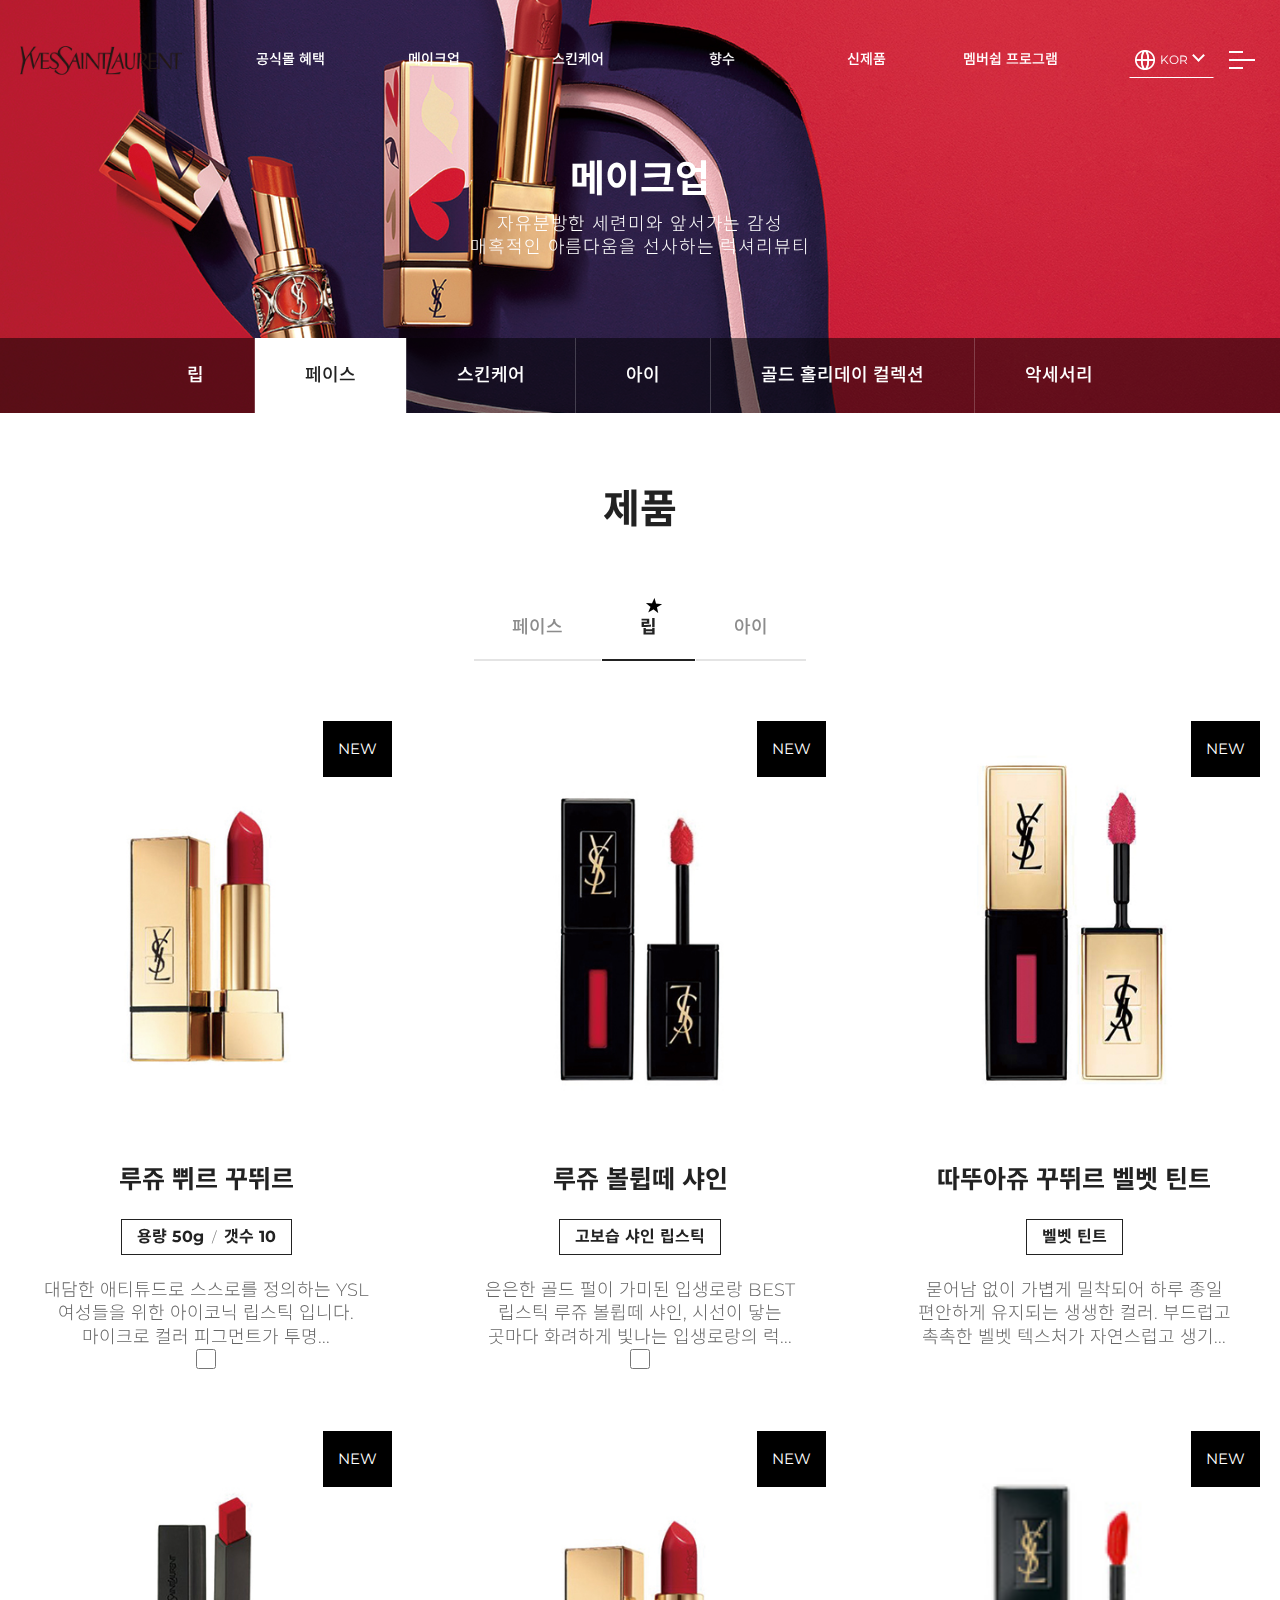
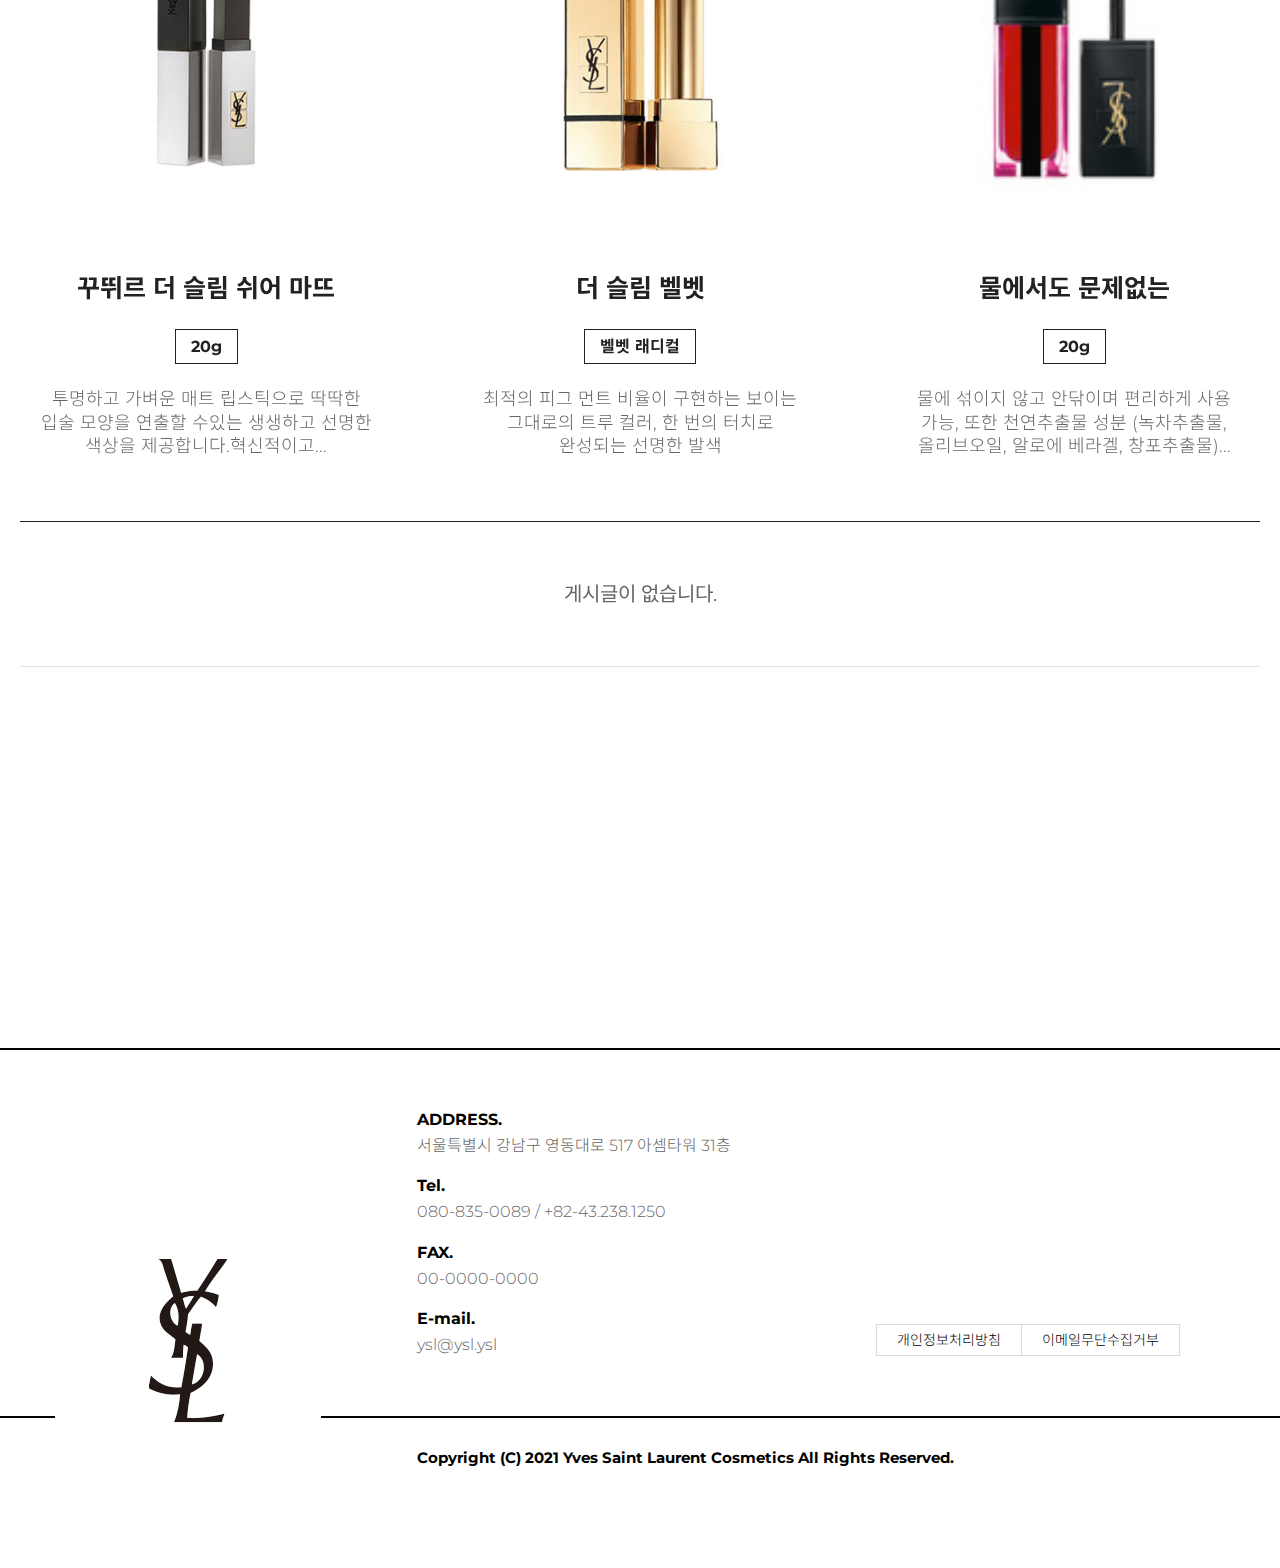
<file: 0201_list.html>
<!DOCTYPE html>
<html lang="ko">
<head>
	<meta charset="UTF-8">
	<meta http-equiv="X-UA-Compatible" content="IE=edge">
	<meta name="viewport" content="user-scalable=no, initial-scale=1.0, maximum-scale=1.0, minimum-scale=1.0, width=device-width">
	<meta name="format-detection" content="telephone=no, address=no, email=no" />

	<!-- Favicon 설정 -->
	<link rel="shortcut icon" href="images/favicon/favicon.png">
	

	<title>메이크업 sub</title>

	<!--  css -->
	<link rel="stylesheet" type="text/css" href="css/reset.css" />
	<link rel="stylesheet" type="text/css" href="css/common.css" />
	<link rel="stylesheet" type="text/css" href="css/layout.css" />
	<link rel="stylesheet" type="text/css" href="css/board2021.css" />

	<link rel="stylesheet" type="text/css" href="css/contents.css" />


	<link rel="stylesheet" type="text/css" href="css/libs/jquery-ui.min.css" />
	<link rel="stylesheet" type="text/css" href="css/libs/animate.css" />
	<link rel="stylesheet" type="text/css" href="css/libs/aos.css" />
	<link rel="stylesheet" type="text/css" href="css/libs/slick.css" />
	<link rel="stylesheet" type="text/css" href="css/libs/lightbox.min.css" />


	<!-- 공통js -->
	<script type="text/javascript" src="js/libs/lightbox-plus-jquery.min.js"></script>
	<script type="text/javascript" src="js/libs/jquery.min.js"></script>
	<script type="text/javascript" src="js/common.js"></script>
	<script type="text/javascript" src="js/libs/jquery-ui.min.js"></script>
	<script type="text/javascript" src="js/libs/slick.min.js"></script>
	<script type="text/javascript" src="js/libs/jquery.dotdotdot.min.js"></script>
	<script type="text/javascript" src="js/libs/jquery.matchHeight-min.js"></script>
	<script type="text/javascript" src="js/libs/aos.js"></script>
</head>

<body class="body-sub">
<!-- skip : S //-->
<div class="skip">
	<a href="#gnb">메뉴 바로가기</a>
	<a href="#container">본문 바로가기</a>
</div>
<!-- //skip : E -->



<!-- wrap : S //-->
<div class="wrap">

	<!-- header : S //-->
	<header class="header-wrap">

		<!-- header-inner : S //-->
		<div class="header-inner">
			<h1 class="header-logo"><a href="./index.html">입생로랑</a></h1>

			<!-- GNB : S //-->
			<nav id="gnb" class="gnb">
				<div class="gnb-inner-util">
					<div class="language-wrap">
						<ul class="language-list">
							<li><a href="#none">KOR</a></li>
							<li><a href="#none">ENG</a></li>
							<li><a href="#none">CHN</a></li>
						</ul>
					</div>
					<p class="gnb-mbtn-close"><span>메뉴닫기</span></p>
				</div>

				<ul class="gnb-wrap">
					<li class="gnb-1dep">
						<a href="./osm.html" class="gnb-1dep__link"><span>공식몰 혜택</span></a>
						<ul class="gnb-2dep">
							<li><a href="#none"><span>회원 혜택</span></a></li>
							<li><a href="#none"><span>이달의 특별선물</span></a></li>
							<li><a href="#none"><span>이니셜 각인 서비스</span></a></li>
						</ul>
					</li>
					<li class="gnb-1dep">
						<a href="./0201_list.html" class="gnb-1dep__link"><span>메이크업</span></a>
						<ul class="gnb-2dep">
							<li><a href="#none"><span>립</span></a></li>
							<li><a href="#none"><span>페이스</span></a></li>
							<li><a href="#none"><span>아이</span></a></li>
							<li><a href="#none"><span>골드 홀리데이 컬렉션</span></a></li>
							<li><a href="#none"><span>악세서리</span></a></li>
						</ul>
					</li>
					<li class="gnb-1dep">
						<a href="#none" class="gnb-1dep__link"><span>스킨케어</span></a>
						<ul class="gnb-2dep">
							<li><a href="#none"><span>제품 유형별</span></a></li>
							<li><a href="#none"><span>피부 고민별</span></a></li>
							<li><a href="#none"><span>제품 라인별</span></a></li>
							<li><a href="#none"><span>스킨케어 컬렉션</span></a></li>
						</ul>
					</li>
					<li class="gnb-1dep">
						<a href="#none" class="gnb-1dep__link"><span>향수</span></a>
						<ul class="gnb-2dep">
							<li><a href="#none"><span>여성향수</span></a></li>
							<li><a href="#none"><span>남성향수</span></a></li>
						</ul>
					</li>
					<li class="gnb-1dep">
						<a href="#none" class="gnb-1dep__link"><span>신제품</span></a>
						<ul class="gnb-2dep">
							<li><a href="#none"><span>출시예정</span></a></li>
						</ul>
					</li>
					<li class="gnb-1dep">
						<a href="#none" class="gnb-1dep__link"><span>멤버쉽 프로그램</span></a>
						<ul class="gnb-2dep">
							<li><a href="#none"><span>홍보자료</span></a></li>
							<li><a href="#none"><span>온라인 문의</span></a></li>
						</ul>
					</li>
				</ul>

			</nav>
			<!--// GNB : E -->

			<!-- Util : S //-->
			<aside class="top__util">
				<div class="top__util-item language">
					<p><a href="#none" class="language-link"><span>KOR</span></a></p>
					<div class="language-wrap">
						<ul class="language-list">
							<li><a href="#none">KOR</a></li>
							<li><a href="#none">ENG</a></li>
							<li><a href="#none">CHN</a></li>
						</ul>
					</div>
				</div>
				<div class="top__util-item allmenu">
					<a href="#none" class="allmenu-link newAllmenu-open">
						<span></span>
						<span></span>
						<span></span>
					</a>
				</div>
			</aside>
			<!--// Util : E -->

		</div>
		<!--// header-inner : E-->



		<!-- 전체메뉴 : S //-->
		<div class="newAllmenu">
			<div class="newAllmenu-wrap">
				<div class="newAllmenu-inner">


					<ul class="newAllmenu-nav">
						
						<!-- 메뉴1 : S //-->
						<li class="newAllmenu-1dep">
							<a href="#none"><span>공식몰 혜택</span></a>
							<ul class="newAllmenu-2dep">
								<li><a href="#none"><span>회원 혜택</span></a></li>
								<li><a href="#none"><span>이달의 특별선물</span></a></li>
								<li><a href="#none"><span>이니셜 각인서비스</span></a></li>
							</ul>
						</li>
						<!--// 메뉴1 : E -->


						<!-- 메뉴2 : S //-->
						<li class="newAllmenu-1dep">
							<a href="#none"><span>메이크업</span></a>
							<ul class="newAllmenu-2dep">
								<li>
									<a href="#none"><span>립</span></a>
									<ul class="newAllmenu-3dep">
										<li><a href="#none"><span>헤어컬러</span></a></li>
										<li><a href="#none"><span>헤어케어</span></a></li>
									</ul>
								</li>
								<li>
									<a href="#none"><span>페이스</span></a>
									<ul class="newAllmenu-3dep">
										<li><a href="#none"><span>헤어컬러</span></a></li>
										<li><a href="#none"><span>헤어케어</span></a></li>
										<li><a href="#none"><span>바디케어</span></a></li>
									</ul>
								</li>
								<li>
									<a href="#none"><span>아이</span></a>
									<ul class="newAllmenu-3dep">
										<li><a href="#none"><span>헤어컬러</span></a></li>
										<li><a href="#none"><span>헤어케어</span></a></li>
									</ul>
								</li>
								<li>
									<a href="#none"><span>골드 홀리데이 컬렉션</span></a>
									<ul class="newAllmenu-3dep">
										<li><a href="#none"><span>헤어컬러</span></a></li>
									</ul>
								</li>
								<li>
									<a href="#none"><span>악세서리</span></a>
									<ul class="newAllmenu-3dep">
										<li><a href="#none"><span>헤어케어</span></a></li>
									</ul>
								</li>
							</ul>
						</li>
						<!--// 메뉴2 : E -->

						<!-- 메뉴3 : S //-->
						
						<li class="newAllmenu-1dep">
							<a href="#none"><span>스킨케어</span></a>
							<ul class="newAllmenu-2dep">
								<li><a href="#none"><span>제품 유형별</span></a></li>
								<li><a href="#none"><span>피부 고민별</span></a></li>
								<li><a href="#none"><span>제품 라인별</span></a></li>
								<li><a href="#none"><span>스킨케어 컬렉션</span></a></li>
							</ul>
						</li>
						<!--// 메뉴3 : E -->

						<!-- 메뉴4 : S //-->
						<li class="newAllmenu-1dep">
							<a href="#none"><span>향수</span></a>
							<ul class="newAllmenu-2dep">
								<li><a href="#none"><span>여성 향수</span></a></li>
								<li><a href="#none"><span>남성 향수</span></a></li>
							</ul>
						</li>
						
						<!--// 메뉴4 : E -->

						<!-- 메뉴5 : S //-->
						<li class="newAllmenu-1dep">
							<a href="#none"><span>신제품</span></a>
							<ul class="newAllmenu-2dep">
								<li><a href="#none"><span>수출안내</span></a></li>
							</ul>
						</li>
						<!--// 메뉴5 : E -->

						<!-- 메뉴6 : S //-->
						<li class="newAllmenu-1dep">
							<a href="#none"><span>멤버쉽프로그램</span></a>
							<ul class="newAllmenu-2dep">
								<li><a href="#none"><span>Notice</span></a></li>
								<li><a href="#none"><span>Press Release</span></a></li>
								<li><a href="#none"><span>홍보자료</span></a></li>
								<li><a href="#none"><span>온라인 문의</span></a></li>
							</ul>
						</li>
						<!--// 메뉴6 : E -->


						

					</ul>

				</div>
			</div>
			<a href="#none" class="newAllmenu-close"><span>CLOSE</span></a>
			<div class="newAllmenu-dimmed"></div>
		</div>
		<!--// 전체메뉴 : E -->

		<div class="gnb-dimmed"></div>
	</header>
	<!--// header : E-->


	


	<!-- container : S //-->
	<div id="container">


		<!-- Visual Contents : S //-->
		<div  data-aos="fade-zoom-in"  data-aos-duration="1000" data-aos-easing="linear" class="visual__contents nth-1"><!-- 메뉴에 따라 nth-1, nth-2 ... 클래스 추가 !!!!!!-->
			<div class="visual__contents-inner">

				<!-- sub Visual : S //-->
				<div class="sub_visual">
					<div class="sub_visual-bg"></div>
					<div class="sub_visual-inner">
						<div class="sub_title">
							<h2 data-aos="fade-down">메이크업</h2>
							<p data-aos="fade-up" data-aos-delay="400">자유분방한 세련미와 앞서가는 감성<br> 매혹적인 아름다움을 선사하는 럭셔리뷰티</p>
						</div>
					</div>
				</div>
				<!--// sub Visual : E -->
				<!-- LNB : S //-->
				<div class="lnb">
					<div class="lnb-wrap" data-aos="fade-up" data-aos-easing="ease-out">

						<h2 class="lnb-title"><a href="#none" class="lnb-open"><span>메이크업</span></a></h2><!-- 모바일에서 현재 페이지  -->
						<ul class="lnb-list">
							<li class="lnb-item">
								<a href="#none" class="lnb-link"><span>립</span></a>
							</li>
							<li class="lnb-item is-active"><!-- 현재 페이지 is-active 클래스 추가 -->
								<a href="#none" class="lnb-link"><span>페이스</span></a>
							</li>
							<li class="lnb-item">
								<a href="#none" class="lnb-link"><span>스킨케어</span></a>
							</li>
							<li class="lnb-item">
								<a href="#none" class="lnb-link"><span>아이</span></a>
							</li>
							<li class="lnb-item">
								<a href="#none" class="lnb-link"><span>골드 홀리데이 컬렉션</span></a>
							</li>
							<li class="lnb-item">
								<a href="#none" class="lnb-link"><span>악세서리</span></a>
							</li>
						</ul>

					</div>
				</div>
				<!--// LNB : E -->



			</div>
		</div>
		<!--// Visual Contents : E -->


		<!-- Sub Contents : S //-->
		<div class="subContents">

			<!-- Sub Title //-->
			<div class="contents__title" data-aos="fade-up" data-aos-delay="300">
				<div class="inner">
					<h3 data-aos="fade-up" data-aos-delay="600" data-aos-easing="ease-out-back"><span>제품</span></h3>
				</div>
			</div>
			<!--// Sub Title -->


			<!-- 컨텐츠 영역 : S //-->
			<div class="contents">








				<!-- ★★★★★★★★★★ 컨텐츠 start ★★★★★★★★★★ //-->
				<div class="product">
					<div class="product-wrap inner">

						<div class="Contab" data-aos="fade-up" data-aos-delay="400">
							<ul class="Contab-wrap">
								<li class="item"><a href="#none"><span>페이스</span></a></li>
								<li class="item is-active"><a href="#none"><span>립</span></a></li> <!-- 현재 활성화 탭 is-active 클래스 추가 -->
								<li class="item"><a href="#none"><span>아이</span></a></li>
							</ul>
						</div>





						<!-- List : S //-->
						<div class="product-list type1" data-aos="fade-up">

							<ul class="list">

								<li class="item">
									<a href="#none" class="link">
										<p class="thumb">
											<span class="image" style="background-image: url('images/contents/img_product00.jpg');"><img src="images/contents/img_product.png" alt=""></span><!-- 제품 이미지는 배경으로 처리 함. img_product.png 파일은 고정!!! -->
											<span class="brand brand-03"><em>NEW</em></span> <!-- 제품에 따라 brand-01, brand-02, brand-03, brand-04... 클래스 변경 총 6개 -->
										</p>
										<p class="desc">
											<span class="name js-dot">루쥬 쀠르 꾸뛰르</span>
											<span class="vol"><em>용량 50g</em><em>갯수 10</em></span>
											<span class="text js-dot">대담한 애티튜드로 스스로를 정의하는 YSL 여성들을 위한 아이코닉 립스틱 입니다.
												마이크로 컬러 피그먼트가 투명한 립스틱 베이스에 배합되어 컬러의 순수한 느낌 그대로를 선명하게 표현하면서도,
												70%의 풍부한 케어 성분이 함유되어 입술에 부드럽게 발리고 오랜 시간 지속되는 편안함을 선사합니다.</span>
										</p>
									</a>
									<p class="admin-check"><input type="checkbox" name="seq[]" value="" /></p><!--삭제 관리자 로그인 시 checkbox-->
								</li>


								<li class="item">
									<a href="#none" class="link">
										<p class="thumb">
											<span class="image" style="background-image: url('images/contents/img_product02.png');"><img src="images/contents/img_product.png" alt=""></span><!-- 제품 이미지는 배경으로 처리 함. img_product.png 파일은 고정!!! -->
											<span class="brand brand-02"><em>NEW</em></span> <!-- 제품에 따라 brand-01, brand-02, brand-03, brand-04... 클래스 변경 총 6개 -->
										</p>
										<p class="desc">
											<span class="name js-dot">루쥬 볼륍떼 샤인</span>
											<span class="vol"><em>고보습 샤인 립스틱</em></span>
											<span class="text js-dot">은은한 골드 펄이 가미된 입생로랑 BEST 립스틱 루쥬 볼륍떼 샤인, 시선이 닿는 곳마다 화려하게 빛나는 입생로랑의 럭셔리 홀리데이 메이크업으로 특별해진 당신을 만나보세요. <br>품절임박</span>
										</p>
									</a>
									<p class="admin-check"><input type="checkbox" name="seq[]" value="" /></p><!-- 관리자 로그인 시 checkbox-->
								</li>


								<li class="item">
									<a href="#none" class="link">
										<p class="thumb">
											<span class="image" style="background-image: url('images/contents/img_product04.png');"><img src="images/contents/img_product.png" alt=""></span><!-- 제품 이미지는 배경으로 처리 함. img_product.png 파일은 고정!!! -->
											<span class="brand brand-06"><em>NEW</em></span> <!-- 제품에 따라 brand-01, brand-02, brand-03, brand-04... 클래스 변경 총 6개 -->
										</p>
										<p class="desc">
											<span class="name js-dot">따뚜아쥬 꾸뛰르 벨벳 틴트</span>
											<span class="vol"><em>벨벳 틴트</em></span>
											<span class="text js-dot">묻어남 없이 가볍게 밀착되어 하루 종일 편안하게 유지되는 생생한 컬러. 부드럽고 촉촉한 벨벳 텍스처가 자연스럽고 생기 있는 메이크업을 연출합니다.</span>
										</p>
									</a>
									
								</li>

								<li class="item">
									<a href="#none" class="link">
										<p class="thumb">
											<span class="image" style="background-image: url('images/contents/img_product01.png');"><img src="images/contents/img_product.png" alt=""></span><!-- 제품 이미지는 배경으로 처리 함. img_product.png 파일은 고정!!! -->
											<span class="brand brand-05"><em>NEW</em></span> <!-- 제품에 따라 brand-01, brand-02, brand-03, brand-04... 클래스 변경 총 6개 -->
										</p>
										<p class="desc">
											<span class="name js-dot">꾸뛰르 더 슬림 쉬어 마뜨</span>
											<span class="vol"><em>20g</em></span>
											<span class="text js-dot">투명하고 가벼운 매트 립스틱으로 딱딱한 입술 모양을 연출할 수있는 생생하고 선명한 색상을 제공합니다.혁신적이고 정사각형의 총알 디자인으로 우아하고 에어 브러시 모양을 적용합니다. 
												편안한 매트 포뮬러에는 하루 종일 완벽하게 착용하는 투명한 색소를 제공하면서 입술 모양을 부드럽게하는 흐림 기술이 주입됩니다.</span>
										</p>
									</a>
									
								</li>

								<li class="item">
									<a href="#none" class="link">
										<p class="thumb">
											<span class="image" style="background-image: url('images/contents/img_product00.jpg');"><img src="images/contents/img_product.png" alt=""></span><!-- 제품 이미지는 배경으로 처리 함. img_product.png 파일은 고정!!! -->
											<span class="brand brand-06"><em>NEW</em></span> <!-- 제품에 따라 brand-01, brand-02, brand-03, brand-04... 클래스 변경 총 6개 -->
										</p>
										<p class="desc">
											<span class="name js-dot">더 슬림 벨벳</span>
											<span class="vol"><em>벨벳 래디컬</em></span>
											<span class="text js-dot">최적의 피그 먼트 비율이 구현하는 보이는 그대로의 트루 컬러, 한 번의 터치로 완성되는 선명한 발색</span>
										</p>
									</a>
									
								</li>

								<li class="item">
									<a href="#none" class="link">
										<p class="thumb">
											<span class="image" style="background-image: url('images/contents/img_product03.jpg');"><img src="images/contents/img_product.png" alt=""></span><!-- 제품 이미지는 배경으로 처리 함. img_product.png 파일은 고정!!! -->
											<span class="brand brand-01"><em>NEW</em></span> <!-- 제품에 따라 brand-01, brand-02, brand-03, brand-04... 클래스 변경 총 6개 -->
										</p>
										<p class="desc">
											<span class="name js-dot">물에서도 문제없는</span>
											<span class="vol"><em>20g</em></span>
											<span class="text js-dot">물에 섞이지 않고 안닦이며 편리하게 사용 가능, 또한 천연추출물 성분 (녹차추출물, 올리브오일, 알로에 베라겔, 창포추출물)이 함유된 부드럽고 순함.</span>
										</p>
									</a>
									
								</li>



								<li class="item nodata">게시글이 없습니다.</li>

							</ul>
						</div>

						<!--// List : E -->

						<!-- Pagination : S //-->
						<div class="board-bottom" data-aos="fade-up">
							<div class="board-page-btn">
								<a href="#none"><img src="images/common/board/board-front.png" alt="처음으로"></a>
								<a href="#none"><img src="images/common/board/board-prev.png" alt="이전"></a>
							</div>
							<ul class="board-pagelist">
								<li class="on"><a href="#">1</a></li>
								<li><a href="#none">2</a></li>
								<li><a href="#none">3</a></li>
								<li><a href="#none">4</a></li>
								<li><a href="#none">5</a></li>
							</ul>
							<div class="board-page-btn">
								<a href="#none"><img src="images/common/board/board-next.png" alt="다음"></a>
								<a href="#none"><img src="images/common/board/board-end.png" alt="끝으로"></a>
							</div>
						</div>
						<!--// Pagination : E -->

						<!-- 버튼 : S //-->
						<div class="newBoard__btn" data-aos="fade-up">
							<div class="newBoard__btn-wrap">
								<a href="#none" class="btn type1"><span class="ico write">등록</span></a>
								<a href="#none" class="btn type2"><span>수정</span></a>
								<a href="#none" class="btn type3"><span>삭제</span></a>
								<a href="#none" class="btn type4"><span>완전삭제</span></a>
							</div>
						</div>
						<!--// 버튼 : E -->

					</div>
				</div>
				
				<!--// ★★★★★★★★★★ 컨텐츠 end ★★★★★★★★★★ -->

			</div>
			<!-- // 컨텐츠 영역 :E -->

		</div>
		<!--// Sub Contents : E-->

	</div>
	<!--// container : E -->




	<!-- footer : S //-->
	<footer class="footer">

		<div class="footer-wrap">
			<div class="inner">
				<h1 class="footer-logo"><a href="#none">입생로랑</a></h1>

				<address>
					<p class="footer-item">
						<span class="title">ADDRESS.</span>
						<span class="text">서울특별시 강남구 영동대로 517 아셈타워 31층</span>
					</p>
					<p class="footer-item">
						<span class="title">Tel.</span>
						<span class="text">080-835-0089 / +82-43.238.1250</span>
					</p>
					<p class="footer-item">
						<span class="title">FAX.</span>
						<span class="text">00-0000-0000</span>
					</p>
					<p class="footer-item">
						<span class="title">E-mail.</span>
						<span class="text">ysl@ysl.ysl</span>
					</p>
				</address>
				<!-- Footer Menu : S //-->
				<div class="footer-menu">
					<a href="#none" class="item"><span>개인정보처리방침</span></a>
					<a href="#none" class="item"><span>이메일무단수집거부</span></a>
				</div>
				<!--//s Footer Menu : E -->
			</div>

		</div>
		<div class="inner">
			<p class="footer-copy"> <em>Copyright (C) 2021 Yves Saint Laurent Cosmetics All Rights Reserved.</em></p>
		</div>
		<a class="footer-top" href="#top">맨 위로 가기</a>

	</footer>
	<!--// footer : E -->

</div>
<!--// wrap : E -->

</body>
</html>
</file>
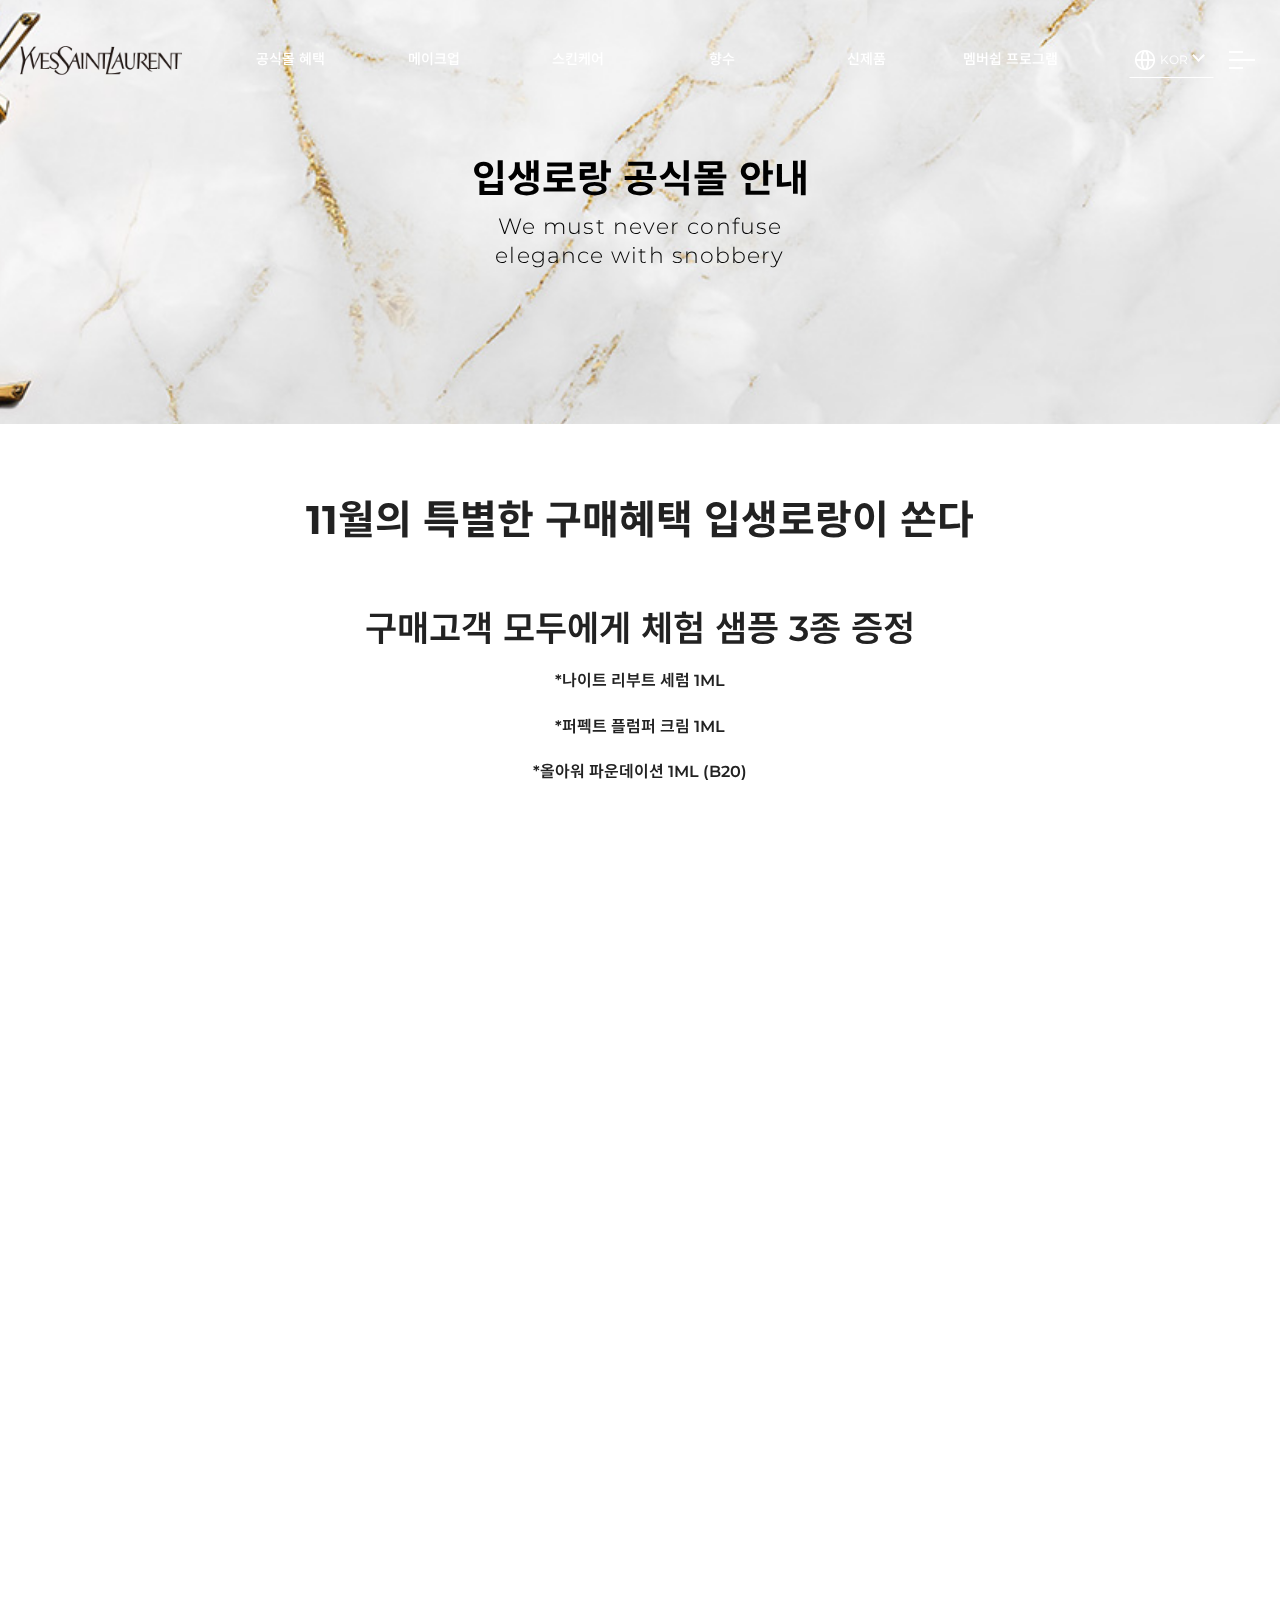
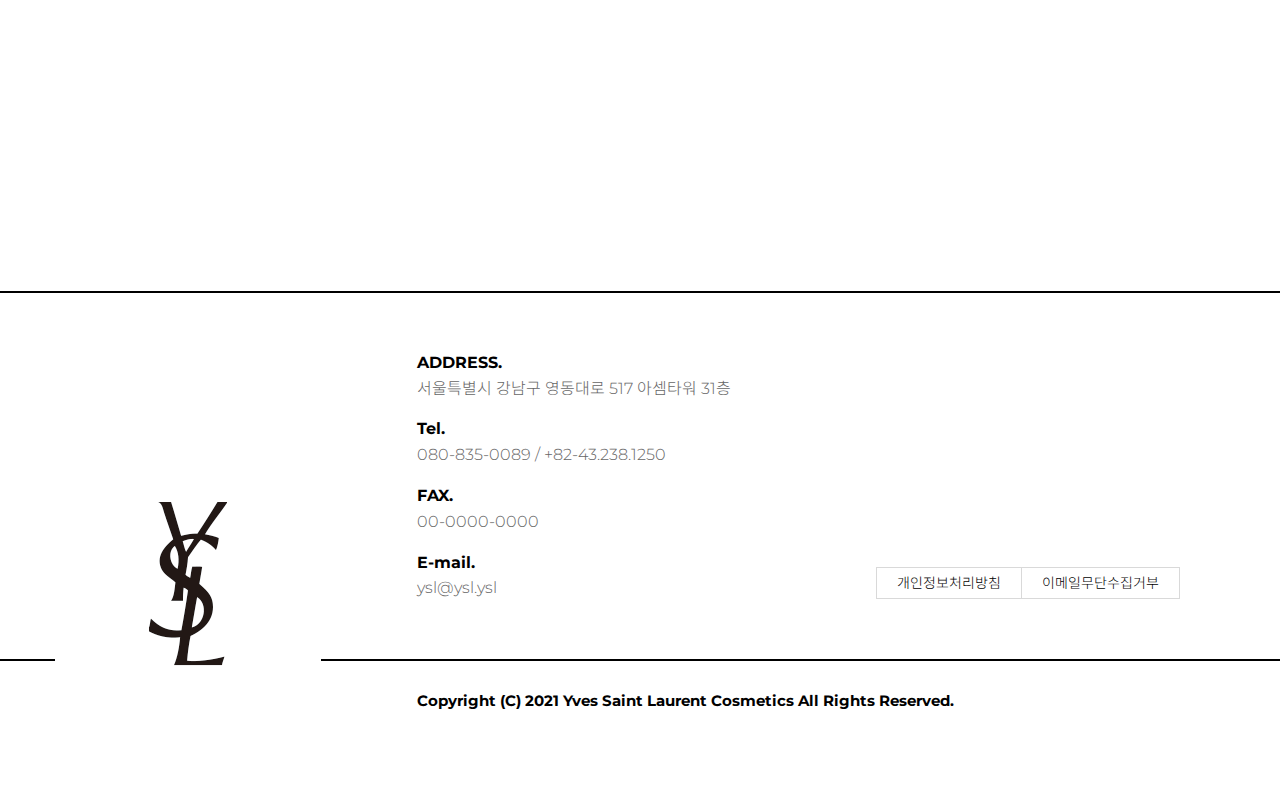
<file: osm.html>
<!DOCTYPE html>
<html lang="ko">
<head>
	<meta charset="UTF-8">
	<meta http-equiv="X-UA-Compatible" content="IE=edge">
	<meta name="viewport" content="user-scalable=no, initial-scale=1.0, maximum-scale=1.0, minimum-scale=1.0, width=device-width">
	<meta name="format-detection" content="telephone=no, address=no, email=no" />

	<!-- Favicon 설정 -->
	<link rel="shortcut icon" href="images/favicon/favicon.png">


	<title>입생로랑 공식몰</title>

	<!--  css -->
	<link rel="stylesheet" type="text/css" href="css/reset.css" />
	<link rel="stylesheet" type="text/css" href="css/common.css" />
	<link rel="stylesheet" type="text/css" href="css/layout.css" />
	<link rel="stylesheet" type="text/css" href="css/board2021.css" />

	<link rel="stylesheet" type="text/css" href="css/contents.css" />


	<link rel="stylesheet" type="text/css" href="css/libs/jquery-ui.min.css" />
	<link rel="stylesheet" type="text/css" href="css/libs/animate.css" />
	<link rel="stylesheet" type="text/css" href="css/libs/aos.css" />
	<link rel="stylesheet" type="text/css" href="css/libs/slick.css" />
	<link rel="stylesheet" type="text/css" href="css/libs/lightbox.min.css" />


	<!-- 공통js -->
	<script type="text/javascript" src="js/libs/lightbox-plus-jquery.min.js"></script>
	<script type="text/javascript" src="js/libs/jquery.min.js"></script>
	<script type="text/javascript" src="js/common.js"></script>
	<script type="text/javascript" src="js/libs/jquery-ui.min.js"></script>
	<script type="text/javascript" src="js/libs/slick.min.js"></script>
	<script type="text/javascript" src="js/libs/jquery.dotdotdot.min.js"></script>
	<script type="text/javascript" src="js/libs/jquery.matchHeight-min.js"></script>
	<script type="text/javascript" src="js/libs/aos.js"></script>
	

</head>

<body class="body-sub">
<!-- skip : S //-->
<div class="skip">
	<a href="#gnb">메뉴 바로가기</a>
	<a href="#container">본문 바로가기</a>
</div>
<!-- //skip : E -->



<!-- wrap : S //-->
<div class="wrap">
	<!-- header : S //-->
	<header class="header-wrap">

		<!-- header-inner : S //-->
		<div class="header-inner">
			<h1 class="header-logo"><a href="./index.html">입생로랑</a></h1>

			<!-- GNB : S //-->
			<nav id="gnb" class="gnb">
				<div class="gnb-inner-util">
					<div class="language-wrap">
						<ul class="language-list">
							<li><a href="#none">KOR</a></li>
							<li><a href="#none">ENG</a></li>
							<li><a href="#none">CHN</a></li>
						</ul>
					</div>
					<p class="gnb-mbtn-close"><span>메뉴닫기</span></p>
				</div>

				<ul class="gnb-wrap">
					<li class="gnb-1dep">
						<a href="#none" class="gnb-1dep__link"><span>공식몰 혜택</span></a>
						<ul class="gnb-2dep">
							<li><a href="#none"><span>회원 혜택</span></a></li>
							<li><a href="#none"><span>이달의 특별선물</span></a></li>
							<li><a href="#none"><span>이니셜 각인 서비스</span></a></li>
						</ul>
					</li>
					<li class="gnb-1dep">
						<a href="./sup2.html" class="gnb-1dep__link"><span>메이크업</span></a>
						<ul class="gnb-2dep">
							<li><a href="#none"><span>립</span></a></li>
							<li><a href="#none"><span>페이스</span></a></li>
							<li><a href="#none"><span>아이</span></a></li>
							<li><a href="#none"><span>골드 홀리데이 컬렉션</span></a></li>
							<li><a href="#none"><span>악세서리</span></a></li>
						</ul>
					</li>
					<li class="gnb-1dep">
						<a href="#none" class="gnb-1dep__link"><span>스킨케어</span></a>
						<ul class="gnb-2dep">
							<li><a href="#none"><span>제품 유형별</span></a></li>
							<li><a href="#none"><span>피부 고민별</span></a></li>
							<li><a href="#none"><span>제품 라인별</span></a></li>
							<li><a href="#none"><span>스킨케어 컬렉션</span></a></li>
						</ul>
					</li>
					<li class="gnb-1dep">
						<a href="#none" class="gnb-1dep__link"><span>향수</span></a>
						<ul class="gnb-2dep">
							<li><a href="#none"><span>여성향수</span></a></li>
							<li><a href="#none"><span>남성향수</span></a></li>
						</ul>
					</li>
					<li class="gnb-1dep">
						<a href="#none" class="gnb-1dep__link"><span>신제품</span></a>
						
					</li>
					<li class="gnb-1dep">
						<a href="#none" class="gnb-1dep__link"><span>멤버쉽 프로그램</span></a>
						
					</li>
				</ul>

			</nav>
			<!--// GNB : E -->

			<!-- Util : S //-->
			<aside class="top__util">
				<div class="top__util-item language">
					<p><a href="#none" class="language-link"><span>KOR</span></a></p>
					<div class="language-wrap">
						<ul class="language-list">
							<li><a href="#none">KOR</a></li>
							<li><a href="#none">ENG</a></li>
							<li><a href="#none">CHN</a></li>
						</ul>
					</div>
				</div>
				<div class="top__util-item allmenu">
					<a href="#none" class="allmenu-link newAllmenu-open">
						<span></span>
						<span></span>
						<span></span>
					</a>
				</div>
			</aside>
			<!--// Util : E -->

		</div>
		<!--// header-inner : E-->



		<!-- 전체메뉴 : S //-->
		<div class="newAllmenu">
			<div class="newAllmenu-wrap">
				<div class="newAllmenu-inner">


					<ul class="newAllmenu-nav">
						
						<!-- 메뉴1 : S //-->
						<li class="newAllmenu-1dep">
							<a href="#none"><span>공식몰 혜택</span></a>
							<ul class="newAllmenu-2dep">
								<li><a href="#none"><span>회원 혜택</span></a></li>
								<li><a href="#none"><span>이달의 특별선물</span></a></li>
								<li><a href="#none"><span>이니셜 각인서비스</span></a></li>
							</ul>
						</li>
						<!--// 메뉴1 : E -->


						<!-- 메뉴2 : S //-->
						<li class="newAllmenu-1dep">
							<a href="#none"><span>메이크업</span></a>
							<ul class="newAllmenu-2dep">
								<li>
									<a href="#none"><span>립</span></a>
									<ul class="newAllmenu-3dep">
										<li><a href="#none"><span>헤어컬러</span></a></li>
										<li><a href="#none"><span>헤어케어</span></a></li>
									</ul>
								</li>
								<li>
									<a href="#none"><span>페이스</span></a>
									<ul class="newAllmenu-3dep">
										<li><a href="#none"><span>헤어컬러</span></a></li>
										<li><a href="#none"><span>헤어케어</span></a></li>
										<li><a href="#none"><span>바디케어</span></a></li>
									</ul>
								</li>
								<li>
									<a href="#none"><span>아이</span></a>
									<ul class="newAllmenu-3dep">
										<li><a href="#none"><span>헤어컬러</span></a></li>
										<li><a href="#none"><span>헤어케어</span></a></li>
									</ul>
								</li>
								<li>
									<a href="#none"><span>골드 홀리데이 컬렉션</span></a>
									<ul class="newAllmenu-3dep">
										<li><a href="#none"><span>헤어컬러</span></a></li>
									</ul>
								</li>
								<li>
									<a href="#none"><span>악세서리</span></a>
									<ul class="newAllmenu-3dep">
										<li><a href="#none"><span>헤어케어</span></a></li>
									</ul>
								</li>
							</ul>
						</li>
						<!--// 메뉴2 : E -->

						<!-- 메뉴3 : S //-->
						
						<li class="newAllmenu-1dep">
							<a href="#none"><span>스킨케어</span></a>
							<ul class="newAllmenu-2dep">
								<li><a href="#none"><span>제품 유형별</span></a></li>
								<li><a href="#none"><span>피부 고민별</span></a></li>
								<li><a href="#none"><span>제품 라인별</span></a></li>
								<li><a href="#none"><span>스킨케어 컬렉션</span></a></li>
							</ul>
						</li>
						<!--// 메뉴3 : E -->

						<!-- 메뉴4 : S //-->
						<li class="newAllmenu-1dep">
							<a href="#none"><span>향수</span></a>
							<ul class="newAllmenu-2dep">
								<li><a href="#none"><span>여성 향수</span></a></li>
								<li><a href="#none"><span>남성 향수</span></a></li>
							</ul>
						</li>
						
						<!--// 메뉴4 : E -->

						<!-- 메뉴5 : S //-->
						<li class="newAllmenu-1dep">
							<a href="#none"><span>신제품</span></a>
							<ul class="newAllmenu-2dep">
								<li><a href="#none"><span>출시예정</span></a></li>
							</ul>
						</li>
						<!--// 메뉴5 : E -->

						<!-- 메뉴6 : S //-->
						<li class="newAllmenu-1dep">
							<a href="#none"><span>멤버쉽프로그램</span></a>
							<ul class="newAllmenu-2dep">
								<li><a href="#none"><span>홍보자료</span></a></li>
								<li><a href="#none"><span>온라인 문의</span></a></li>
							</ul>
						</li>
						<!--// 메뉴6 : E -->

					</ul>
				</div>
			</div>

			<a href="#none" class="newAllmenu-close"><span>CLOSE</span></a>
			<div class="newAllmenu-dimmed"></div>
		</div>
		<!--// 전체메뉴 : E -->

		<div class="gnb-dimmed"></div>
	</header>
	<!--// header : E-->


	

	<!-- container : S //-->
	<div id="container">


		<!-- Visual Contents : S //-->
		<div  data-aos="fade-zoom-in"  data-aos-duration="1000" data-aos-easing="linear" class="visual__contents nth-1"><!-- 메뉴에 따라 nth-1, nth-2 ... 클래스 추가 !!!!!!-->
			<div class="visual__contents-inner">

				<!-- sub Visual : S //-->
				<div class="sub_visual">
					<div class="sub_visual-bg-mambership"></div>
					<div class="sub_visual-inner">
						<div class="sub_title"> 
							<h2 data-aos="fade-down" style="color: #000;">입생로랑 공식몰 안내</h2>
							<p data-aos="fade-up" style="color: #000; font-size: 22px; " data-aos-delay="400" >We must never confuse <br />
								elegance with snobbery</p>
						</div>
					</div>
				</div>
			</div>
		</div>
		<!--// Visual Contents : E -->


		<!-- Sub Contents : S //-->
		<div class="subContents">

			<!-- Sub Title //-->
			<div class="contents__title" data-aos="fade-up" data-aos-delay="300">
				<div class="inner">
					<h3 data-aos="fade-up" data-aos-delay="600" data-aos-easing="ease-out-back"><span>11월의 특별한 구매혜택 입생로랑이 쏜다</span></h3>
				</div>
			</div>
			<!--// Sub Title -->

		
			<!-- 컨텐츠 영역 : S //-->
			<div class="contents">

				<!-- 컨텐츠 start //-->
				<div class="export-wrap inner">
                    <div class="top-text" data-aos="fade-up">
                        <h2>
                            <span class="purple">구매고객 모두에게 체험 샘픙 3종 증정</span><br />
                            <span class="brown">*나이트 리부트 세럼 1ML <br> *퍼펙트 플럼퍼 크림 1ML <br> *올아워 파운데이션 1ML (B20)</span><br>
                        </h2>
                    </div>

                    <div class="dec nth-1">
                        <div class="img" data-aos="fade-up"><img src="images/contents/export-info_img01.jpg" 80% 80%; alt="샘플"></div>
                        <div class="text" data-aos="fade-up" data-aos-delay="200">
                            <p><em>나이트 리부트 세럼은 다음날 아침,<br>매끈하고 쫀쫀해진 피부결과 맑아진 피부톤을 선사하며 꾸준한 사용후, 주름 개선에 탁월한 도움을 줍니다.<br>							
                            퍼펙트 플럼퍼 크림은 입생로랑 뷰티 유리카 가든에서 찾은 극한 환경을 이겨낸 오렌지 블라썸 성분이 리보브 성분과 만나 피부 노화의 징후를 케어하여 더욱 빛나고 탄력있는 피부를 선사하는 탄력 크림입니다<br>
						</em></p>
                        </div>
                    </div>

                    <div class="dec nth-2">
                        <div class="text" data-aos="fade-up" data-aos-delay="200">
							<p><em>고객의 사랑과 성원에 힘입어 20만원 이상<br>구매시 사은품 증정 20만원 이상 구매시<br> *골드 레더 플랫 파우치 *행사기간:10월29일 ~ 소진 시까지</em></p>
						</p>
                        </div>
                        <div class="img" data-aos="fade-up"><img src="images/contents/export-info_img02.jpg" alt=""></div>
                    </div>
                </div>

				<!--// 컨텐츠 end -->

			</div>
			<!-- // 컨텐츠 영역 :E -->

		</div>
		<!--// Sub Contents : E-->

	</div>
	<!--// container : E -->




	<!-- footer : S //-->
	<footer class="footer">

		<div class="footer-wrap">
			<div class="inner">
				<h1 class="footer-logo"><a href="#none">입생로랑</a></h1>

				<address>
					<p class="footer-item">
						<span class="title">ADDRESS.</span>
						<span class="text">서울특별시 강남구 영동대로 517 아셈타워 31층</span>
					</p>
					<p class="footer-item">
						<span class="title">Tel.</span>
						<span class="text">080-835-0089 / +82-43.238.1250</span>
					</p>
					<p class="footer-item">
						<span class="title">FAX.</span>
						<span class="text">00-0000-0000</span>
					</p>
					<p class="footer-item">
						<span class="title">E-mail.</span>
						<span class="text">ysl@ysl.ysl</span>
					</p>
				</address>
				<!-- Footer Menu : S //-->
				<div class="footer-menu">
					<a href="#none" class="item"><span>개인정보처리방침</span></a>
					<a href="#none" class="item"><span>이메일무단수집거부</span></a>
				</div>
				<!--//s Footer Menu : E -->
			</div>

		</div>
		<div class="inner">
			<p class="footer-copy"> <em>Copyright (C) 2021 Yves Saint Laurent Cosmetics All Rights Reserved.</em></p>
		</div>
		<a class="footer-top" href="#top">맨 위로 가기</a>

	</footer>
	<!--// footer : E -->
	

</div>
<!--// wrap : E -->


</body>
</html>
</file>
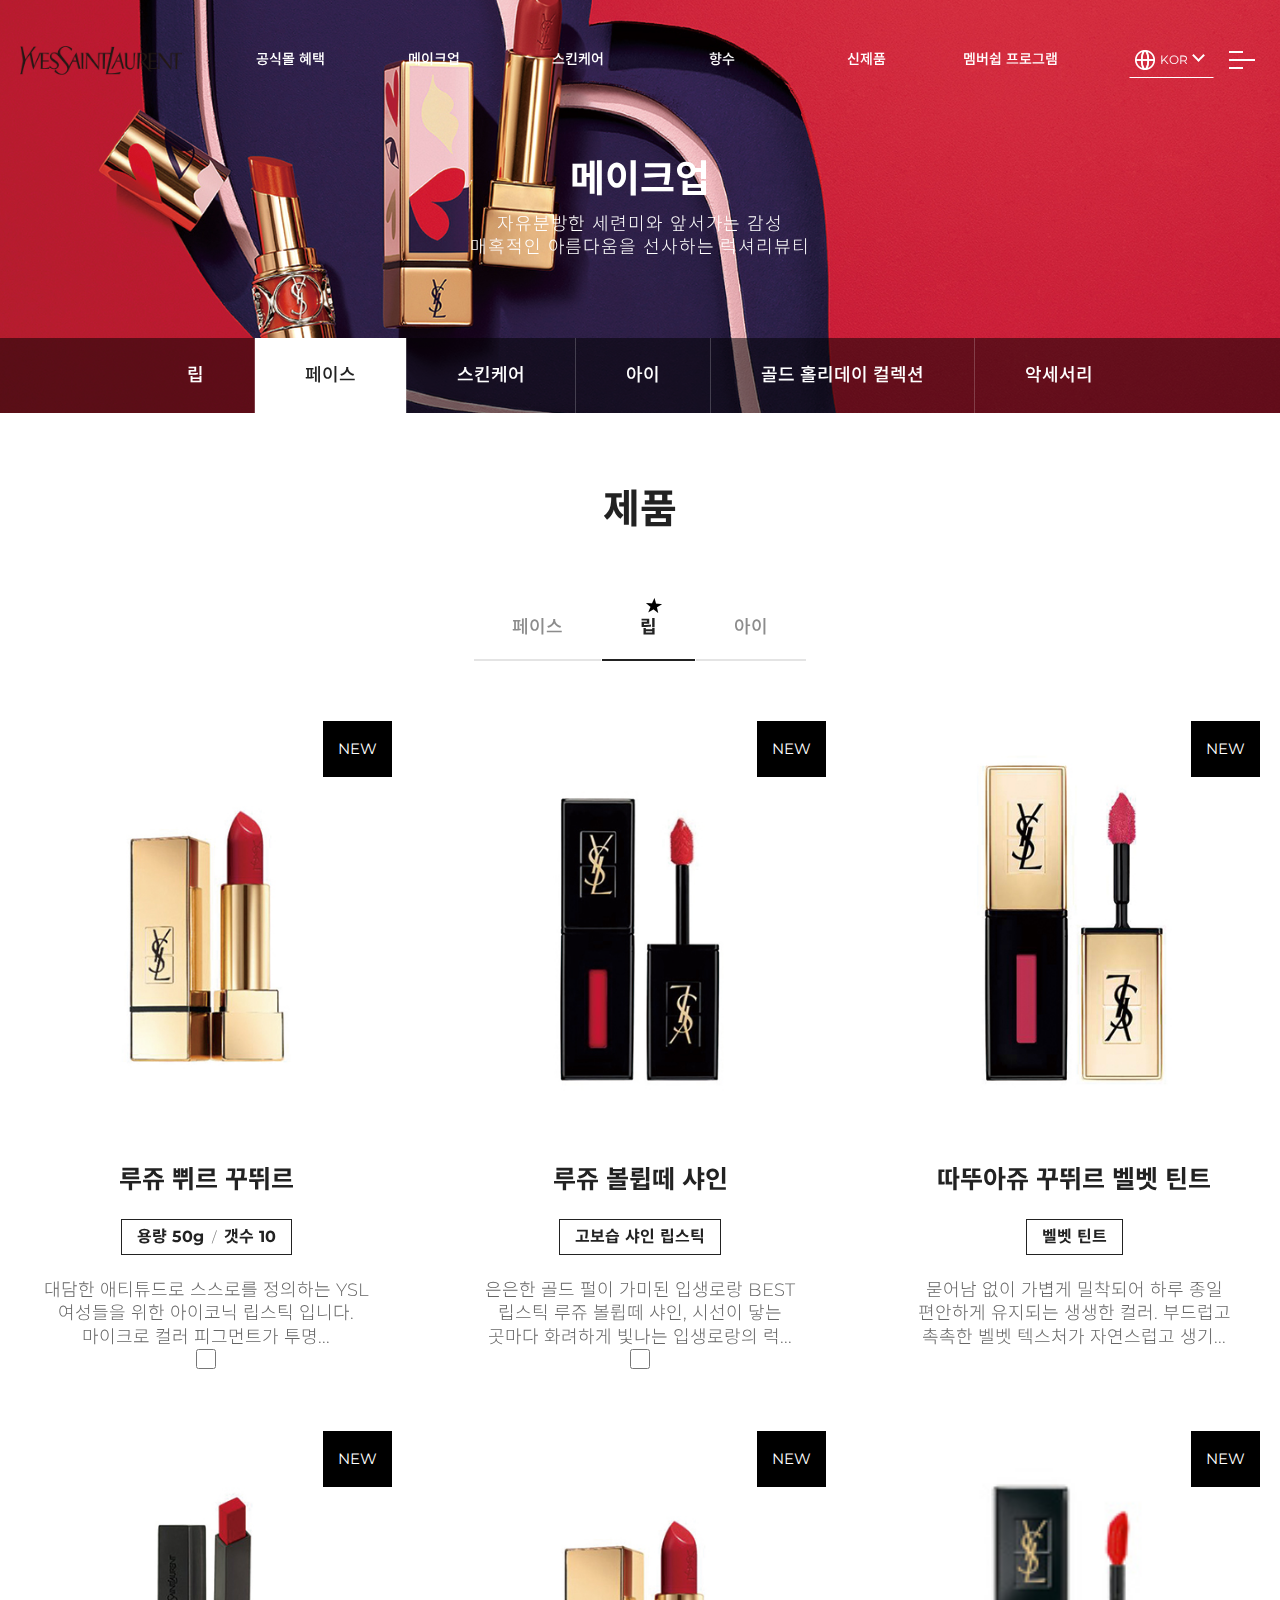
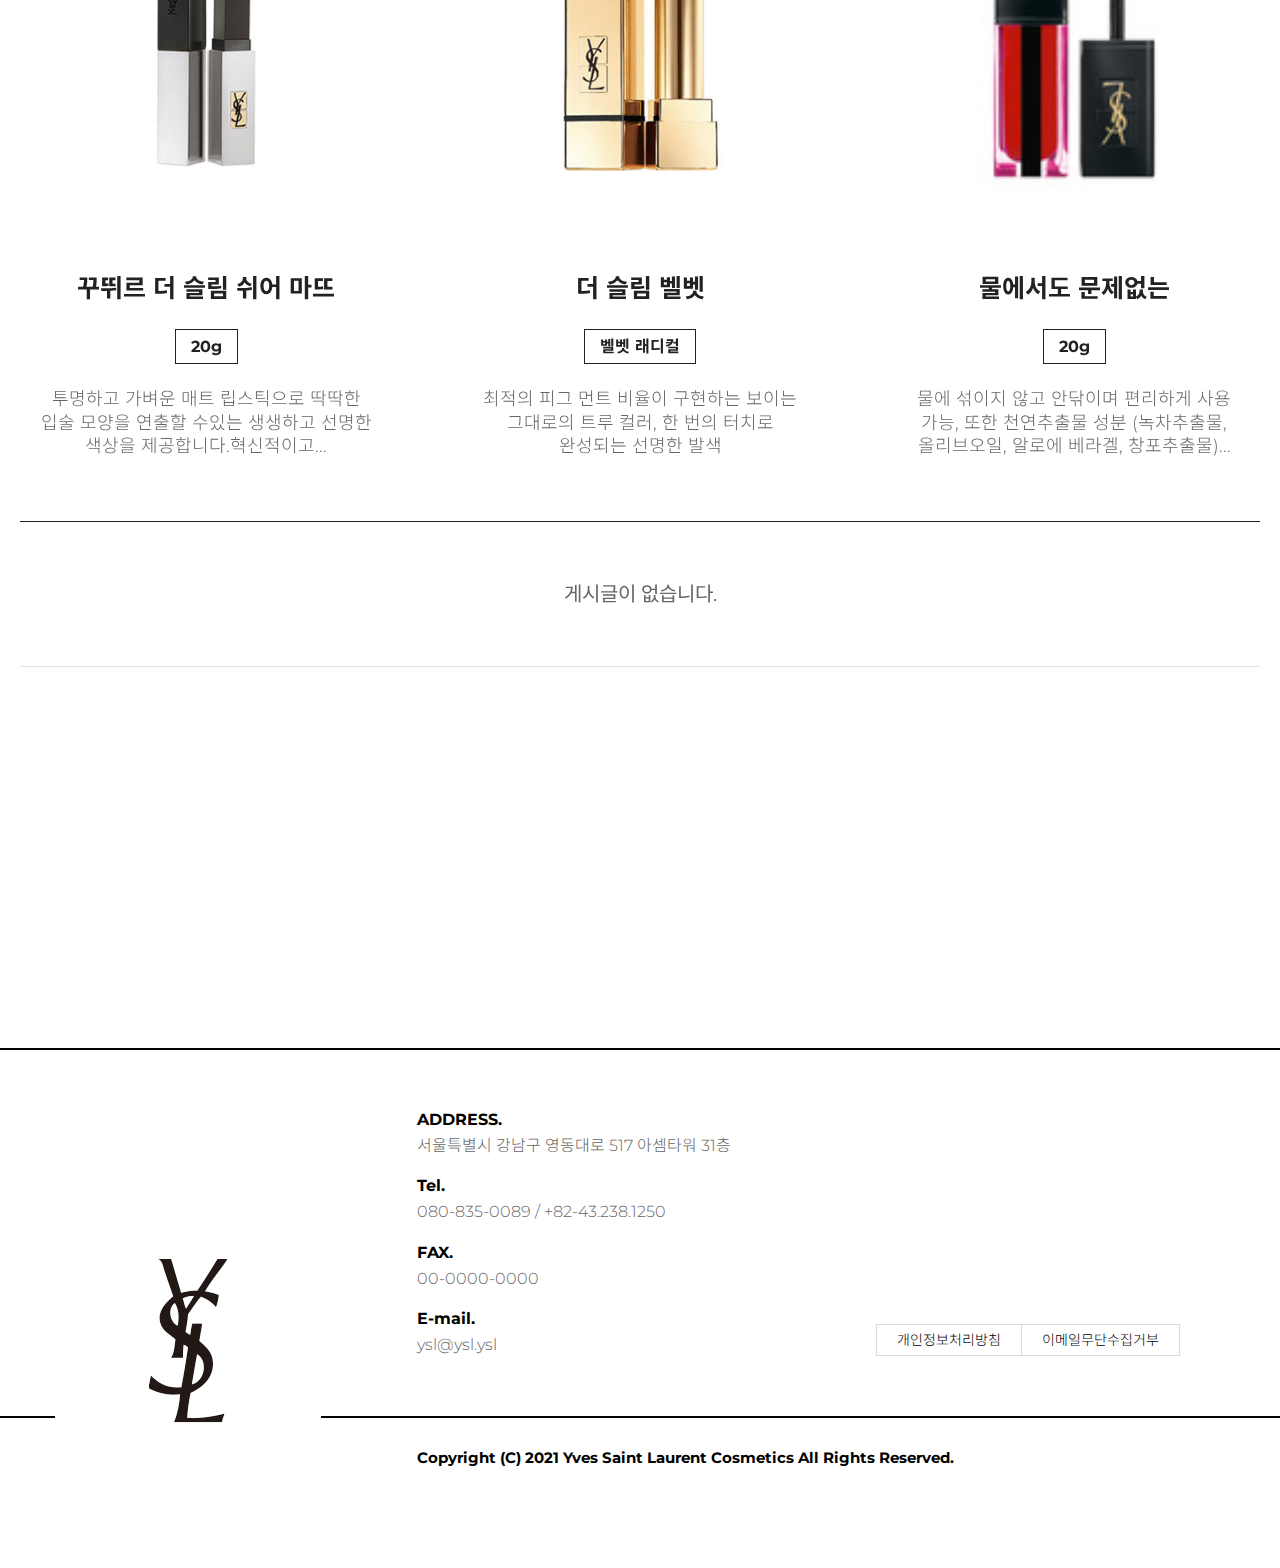
<file: sup2.html>
<!DOCTYPE html>
<html lang="ko">
<head>
	<meta charset="UTF-8">
	<meta http-equiv="X-UA-Compatible" content="IE=edge">
	<meta name="viewport" content="user-scalable=no, initial-scale=1.0, maximum-scale=1.0, minimum-scale=1.0, width=device-width">
	<meta name="format-detection" content="telephone=no, address=no, email=no" />

	<!-- Favicon 설정 -->
	<link rel="shortcut icon" href="images/favicon/favicon.png">
	

	<title>메이크업 sub</title>

	<!--  css -->
	<link rel="stylesheet" type="text/css" href="css/reset.css" />
	<link rel="stylesheet" type="text/css" href="css/common.css" />
	<link rel="stylesheet" type="text/css" href="css/layout.css" />
	<link rel="stylesheet" type="text/css" href="css/board2021.css" />

	<link rel="stylesheet" type="text/css" href="css/contents.css" />


	<link rel="stylesheet" type="text/css" href="css/libs/jquery-ui.min.css" />
	<link rel="stylesheet" type="text/css" href="css/libs/animate.css" />
	<link rel="stylesheet" type="text/css" href="css/libs/aos.css" />
	<link rel="stylesheet" type="text/css" href="css/libs/slick.css" />
	<link rel="stylesheet" type="text/css" href="css/libs/lightbox.min.css" />


	<!-- 공통js -->
	<script type="text/javascript" src="js/libs/lightbox-plus-jquery.min.js"></script>
	<script type="text/javascript" src="js/libs/jquery.min.js"></script>
	<script type="text/javascript" src="js/common.js"></script>
	<script type="text/javascript" src="js/libs/jquery-ui.min.js"></script>
	<script type="text/javascript" src="js/libs/slick.min.js"></script>
	<script type="text/javascript" src="js/libs/jquery.dotdotdot.min.js"></script>
	<script type="text/javascript" src="js/libs/jquery.matchHeight-min.js"></script>
	<script type="text/javascript" src="js/libs/aos.js"></script>
</head>

<body class="body-sub">
<!-- skip : S //-->
<div class="skip">
	<a href="#gnb">메뉴 바로가기</a>
	<a href="#container">본문 바로가기</a>
</div>
<!-- //skip : E -->



<!-- wrap : S //-->
<div class="wrap">

	<!-- header : S //-->
	<header class="header-wrap">

		<!-- header-inner : S //-->
		<div class="header-inner">
			<h1 class="header-logo"><a href="./index.html">입생로랑</a></h1>

			<!-- GNB : S //-->
			<nav id="gnb" class="gnb">
				<div class="gnb-inner-util">
					<div class="language-wrap">
						<ul class="language-list">
							<li><a href="#none">KOR</a></li>
							<li><a href="#none">ENG</a></li>
							<li><a href="#none">CHN</a></li>
						</ul>
					</div>
					<p class="gnb-mbtn-close"><span>메뉴닫기</span></p>
				</div>

				<ul class="gnb-wrap">
					<li class="gnb-1dep">
						<a href="./osm.html" class="gnb-1dep__link"><span>공식몰 혜택</span></a>
						<ul class="gnb-2dep">
							<li><a href="#none"><span>회원 혜택</span></a></li>
							<li><a href="#none"><span>이달의 특별선물</span></a></li>
							<li><a href="#none"><span>이니셜 각인 서비스</span></a></li>
						</ul>
					</li>
					<li class="gnb-1dep">
						<a href="./sup2.html" class="gnb-1dep__link"><span>메이크업</span></a>
						<ul class="gnb-2dep">
							<li><a href="#none"><span>립</span></a></li>
							<li><a href="#none"><span>페이스</span></a></li>
							<li><a href="#none"><span>아이</span></a></li>
							<li><a href="#none"><span>골드 홀리데이 컬렉션</span></a></li>
							<li><a href="#none"><span>악세서리</span></a></li>
						</ul>
					</li>
					<li class="gnb-1dep">
						<a href="#none" class="gnb-1dep__link"><span>스킨케어</span></a>
						<ul class="gnb-2dep">
							<li><a href="#none"><span>제품 유형별</span></a></li>
							<li><a href="#none"><span>피부 고민별</span></a></li>
							<li><a href="#none"><span>제품 라인별</span></a></li>
							<li><a href="#none"><span>스킨케어 컬렉션</span></a></li>
						</ul>
					</li>
					<li class="gnb-1dep">
						<a href="#none" class="gnb-1dep__link"><span>향수</span></a>
						<ul class="gnb-2dep">
							<li><a href="#none"><span>여성향수</span></a></li>
							<li><a href="#none"><span>남성향수</span></a></li>
						</ul>
					</li>
					<li class="gnb-1dep">
						<a href="#none" class="gnb-1dep__link"><span>신제품</span></a>
						<ul class="gnb-2dep">
							<li><a href="#none"><span>출시예정</span></a></li>
						</ul>
					</li>
					<li class="gnb-1dep">
						<a href="#none" class="gnb-1dep__link"><span>멤버쉽 프로그램</span></a>
						<ul class="gnb-2dep">
							<li><a href="#none"><span>홍보자료</span></a></li>
							<li><a href="#none"><span>온라인 문의</span></a></li>
						</ul>
					</li>
				</ul>

			</nav>
			<!--// GNB : E -->

			<!-- Util : S //-->
			<aside class="top__util">
				<div class="top__util-item language">
					<p><a href="#none" class="language-link"><span>KOR</span></a></p>
					<div class="language-wrap">
						<ul class="language-list">
							<li><a href="#none">KOR</a></li>
							<li><a href="#none">ENG</a></li>
							<li><a href="#none">CHN</a></li>
						</ul>
					</div>
				</div>
				<div class="top__util-item allmenu">
					<a href="#none" class="allmenu-link newAllmenu-open">
						<span></span>
						<span></span>
						<span></span>
					</a>
				</div>
			</aside>
			<!--// Util : E -->

		</div>
		<!--// header-inner : E-->



		<!-- 전체메뉴 : S //-->
		<div class="newAllmenu">
			<div class="newAllmenu-wrap">
				<div class="newAllmenu-inner">


					<ul class="newAllmenu-nav">
						
						<!-- 메뉴1 : S //-->
						<li class="newAllmenu-1dep">
							<a href="#none"><span>공식몰 혜택</span></a>
							<ul class="newAllmenu-2dep">
								<li><a href="#none"><span>회원 혜택</span></a></li>
								<li><a href="#none"><span>이달의 특별선물</span></a></li>
								<li><a href="#none"><span>이니셜 각인서비스</span></a></li>
							</ul>
						</li>
						<!--// 메뉴1 : E -->


						<!-- 메뉴2 : S //-->
						<li class="newAllmenu-1dep">
							<a href="#none"><span>메이크업</span></a>
							<ul class="newAllmenu-2dep">
								<li>
									<a href="#none"><span>립</span></a>
									<ul class="newAllmenu-3dep">
										<li><a href="#none"><span>헤어컬러</span></a></li>
										<li><a href="#none"><span>헤어케어</span></a></li>
									</ul>
								</li>
								<li>
									<a href="#none"><span>페이스</span></a>
									<ul class="newAllmenu-3dep">
										<li><a href="#none"><span>헤어컬러</span></a></li>
										<li><a href="#none"><span>헤어케어</span></a></li>
										<li><a href="#none"><span>바디케어</span></a></li>
									</ul>
								</li>
								<li>
									<a href="#none"><span>아이</span></a>
									<ul class="newAllmenu-3dep">
										<li><a href="#none"><span>헤어컬러</span></a></li>
										<li><a href="#none"><span>헤어케어</span></a></li>
									</ul>
								</li>
								<li>
									<a href="#none"><span>골드 홀리데이 컬렉션</span></a>
									<ul class="newAllmenu-3dep">
										<li><a href="#none"><span>헤어컬러</span></a></li>
									</ul>
								</li>
								<li>
									<a href="#none"><span>악세서리</span></a>
									<ul class="newAllmenu-3dep">
										<li><a href="#none"><span>헤어케어</span></a></li>
									</ul>
								</li>
							</ul>
						</li>
						<!--// 메뉴2 : E -->

						<!-- 메뉴3 : S //-->
						
						<li class="newAllmenu-1dep">
							<a href="#none"><span>스킨케어</span></a>
							<ul class="newAllmenu-2dep">
								<li><a href="#none"><span>제품 유형별</span></a></li>
								<li><a href="#none"><span>피부 고민별</span></a></li>
								<li><a href="#none"><span>제품 라인별</span></a></li>
								<li><a href="#none"><span>스킨케어 컬렉션</span></a></li>
							</ul>
						</li>
						<!--// 메뉴3 : E -->

						<!-- 메뉴4 : S //-->
						<li class="newAllmenu-1dep">
							<a href="#none"><span>향수</span></a>
							<ul class="newAllmenu-2dep">
								<li><a href="#none"><span>여성 향수</span></a></li>
								<li><a href="#none"><span>남성 향수</span></a></li>
							</ul>
						</li>
						
						<!--// 메뉴4 : E -->

						<!-- 메뉴5 : S //-->
						<li class="newAllmenu-1dep">
							<a href="#none"><span>신제품</span></a>
							<ul class="newAllmenu-2dep">
								<li><a href="#none"><span>수출안내</span></a></li>
							</ul>
						</li>
						<!--// 메뉴5 : E -->

						<!-- 메뉴6 : S //-->
						<li class="newAllmenu-1dep">
							<a href="#none"><span>멤버쉽프로그램</span></a>
							<ul class="newAllmenu-2dep">
								<li><a href="#none"><span>Notice</span></a></li>
								<li><a href="#none"><span>Press Release</span></a></li>
								<li><a href="#none"><span>홍보자료</span></a></li>
								<li><a href="#none"><span>온라인 문의</span></a></li>
							</ul>
						</li>
						<!--// 메뉴6 : E -->


						

					</ul>

				</div>
			</div>
			<a href="#none" class="newAllmenu-close"><span>CLOSE</span></a>
			<div class="newAllmenu-dimmed"></div>
		</div>
		<!--// 전체메뉴 : E -->

		<div class="gnb-dimmed"></div>
	</header>
	<!--// header : E-->


	


	<!-- container : S //-->
	<div id="container">


		<!-- Visual Contents : S //-->
		<div  data-aos="fade-zoom-in"  data-aos-duration="1000" data-aos-easing="linear" class="visual__contents nth-1"><!-- 메뉴에 따라 nth-1, nth-2 ... 클래스 추가 !!!!!!-->
			<div class="visual__contents-inner">

				<!-- sub Visual : S //-->
				<div class="sub_visual">
					<div class="sub_visual-bg"></div>
					<div class="sub_visual-inner">
						<div class="sub_title">
							<h2 data-aos="fade-down">메이크업</h2>
							<p data-aos="fade-up" data-aos-delay="400">자유분방한 세련미와 앞서가는 감성<br> 매혹적인 아름다움을 선사하는 럭셔리뷰티</p>
						</div>
					</div>
				</div>
				<!--// sub Visual : E -->
				<!-- LNB : S //-->
				<div class="lnb">
					<div class="lnb-wrap" data-aos="fade-up" data-aos-easing="ease-out">

						<h2 class="lnb-title"><a href="#none" class="lnb-open"><span>메이크업</span></a></h2><!-- 모바일에서 현재 페이지  -->
						<ul class="lnb-list">
							<li class="lnb-item">
								<a href="#none" class="lnb-link"><span>립</span></a>
							</li>
							<li class="lnb-item is-active"><!-- 현재 페이지 is-active 클래스 추가 -->
								<a href="#none" class="lnb-link"><span>페이스</span></a>
							</li>
							<li class="lnb-item">
								<a href="#none" class="lnb-link"><span>스킨케어</span></a>
							</li>
							<li class="lnb-item">
								<a href="#none" class="lnb-link"><span>아이</span></a>
							</li>
							<li class="lnb-item">
								<a href="#none" class="lnb-link"><span>골드 홀리데이 컬렉션</span></a>
							</li>
							<li class="lnb-item">
								<a href="#none" class="lnb-link"><span>악세서리</span></a>
							</li>
						</ul>

					</div>
				</div>
				<!--// LNB : E -->



			</div>
		</div>
		<!--// Visual Contents : E -->


		<!-- Sub Contents : S //-->
		<div class="subContents">

			<!-- Sub Title //-->
			<div class="contents__title" data-aos="fade-up" data-aos-delay="300">
				<div class="inner">
					<h3 data-aos="fade-up" data-aos-delay="600" data-aos-easing="ease-out-back"><span>제품</span></h3>
				</div>
			</div>
			<!--// Sub Title -->


			<!-- 컨텐츠 영역 : S //-->
			<div class="contents">








				<!--  컨텐츠 start  //-->
				<div class="product">
					<div class="product-wrap inner">

						<div class="Contab" data-aos="fade-up" data-aos-delay="400">
							<ul class="Contab-wrap">
								<li class="item"><a href="#none"><span>페이스</span></a></li>
								<li class="item is-active"><a href="#none"><span>립</span></a></li> <!-- 현재 활성화 탭 is-active 클래스 추가 -->
								<li class="item"><a href="#none"><span>아이</span></a></li>
							</ul>
						</div>





						<!-- List : S //-->
						<div class="product-list type1" data-aos="fade-up">

							<ul class="list">

								<li class="item">
									<a href="#none" class="link">
										<p class="thumb">
											<span class="image" style="background-image: url('images/contents/img_product00.jpg');"><img src="images/contents/img_product.png" alt=""></span><!-- 제품 이미지는 배경으로 처리 함. img_product.png 파일은 고정!!! -->
											<span class="brand brand-03"><em>NEW</em></span> <!-- 제품에 따라 brand-01, brand-02, brand-03, brand-04... 클래스 변경 총 6개 -->
										</p>
										<p class="desc">
											<span class="name js-dot">루쥬 쀠르 꾸뛰르</span>
											<span class="vol"><em>용량 50g</em><em>갯수 10</em></span>
											<span class="text js-dot">대담한 애티튜드로 스스로를 정의하는 YSL 여성들을 위한 아이코닉 립스틱 입니다.
												마이크로 컬러 피그먼트가 투명한 립스틱 베이스에 배합되어 컬러의 순수한 느낌 그대로를 선명하게 표현하면서도,
												70%의 풍부한 케어 성분이 함유되어 입술에 부드럽게 발리고 오랜 시간 지속되는 편안함을 선사합니다.</span>
										</p>
									</a>
									<p class="admin-check"><input type="checkbox" name="seq[]" value="" /></p><!--삭제 관리자 로그인 시 checkbox-->
								</li>


								<li class="item">
									<a href="#none" class="link">
										<p class="thumb">
											<span class="image" style="background-image: url('images/contents/img_product02.png');"><img src="images/contents/img_product.png" alt=""></span><!-- 제품 이미지는 배경으로 처리 함. img_product.png 파일은 고정!!! -->
											<span class="brand brand-02"><em>NEW</em></span> <!-- 제품에 따라 brand-01, brand-02, brand-03, brand-04... 클래스 변경 총 6개 -->
										</p>
										<p class="desc">
											<span class="name js-dot">루쥬 볼륍떼 샤인</span>
											<span class="vol"><em>고보습 샤인 립스틱</em></span>
											<span class="text js-dot">은은한 골드 펄이 가미된 입생로랑 BEST 립스틱 루쥬 볼륍떼 샤인, 시선이 닿는 곳마다 화려하게 빛나는 입생로랑의 럭셔리 홀리데이 메이크업으로 특별해진 당신을 만나보세요. <br>품절임박</span>
										</p>
									</a>
									<p class="admin-check"><input type="checkbox" name="seq[]" value="" /></p><!-- 관리자 로그인 시 checkbox-->
								</li>


								<li class="item">
									<a href="#none" class="link">
										<p class="thumb">
											<span class="image" style="background-image: url('images/contents/img_product04.png');"><img src="images/contents/img_product.png" alt=""></span><!-- 제품 이미지는 배경으로 처리 함. img_product.png 파일은 고정!!! -->
											<span class="brand brand-06"><em>NEW</em></span> <!-- 제품에 따라 brand-01, brand-02, brand-03, brand-04... 클래스 변경 총 6개 -->
										</p>
										<p class="desc">
											<span class="name js-dot">따뚜아쥬 꾸뛰르 벨벳 틴트</span>
											<span class="vol"><em>벨벳 틴트</em></span>
											<span class="text js-dot">묻어남 없이 가볍게 밀착되어 하루 종일 편안하게 유지되는 생생한 컬러. 부드럽고 촉촉한 벨벳 텍스처가 자연스럽고 생기 있는 메이크업을 연출합니다.</span>
										</p>
									</a>
									
								</li>

								<li class="item">
									<a href="#none" class="link">
										<p class="thumb">
											<span class="image" style="background-image: url('images/contents/img_product01.png');"><img src="images/contents/img_product.png" alt=""></span><!-- 제품 이미지는 배경으로 처리 함. img_product.png 파일은 고정!!! -->
											<span class="brand brand-05"><em>NEW</em></span> <!-- 제품에 따라 brand-01, brand-02, brand-03, brand-04... 클래스 변경 총 6개 -->
										</p>
										<p class="desc">
											<span class="name js-dot">꾸뛰르 더 슬림 쉬어 마뜨</span>
											<span class="vol"><em>20g</em></span>
											<span class="text js-dot">투명하고 가벼운 매트 립스틱으로 딱딱한 입술 모양을 연출할 수있는 생생하고 선명한 색상을 제공합니다.혁신적이고 정사각형의 총알 디자인으로 우아하고 에어 브러시 모양을 적용합니다. 
												편안한 매트 포뮬러에는 하루 종일 완벽하게 착용하는 투명한 색소를 제공하면서 입술 모양을 부드럽게하는 흐림 기술이 주입됩니다.</span>
										</p>
									</a>
									
								</li>

								<li class="item">
									<a href="#none" class="link">
										<p class="thumb">
											<span class="image" style="background-image: url('images/contents/img_product00.jpg');"><img src="images/contents/img_product.png" alt=""></span><!-- 제품 이미지는 배경으로 처리 함. img_product.png 파일은 고정!!! -->
											<span class="brand brand-06"><em>NEW</em></span> <!-- 제품에 따라 brand-01, brand-02, brand-03, brand-04... 클래스 변경 총 6개 -->
										</p>
										<p class="desc">
											<span class="name js-dot">더 슬림 벨벳</span>
											<span class="vol"><em>벨벳 래디컬</em></span>
											<span class="text js-dot">최적의 피그 먼트 비율이 구현하는 보이는 그대로의 트루 컬러, 한 번의 터치로 완성되는 선명한 발색</span>
										</p>
									</a>
									
								</li>

								<li class="item">
									<a href="#none" class="link">
										<p class="thumb">
											<span class="image" style="background-image: url('images/contents/img_product03.jpg');"><img src="images/contents/img_product.png" alt=""></span><!-- 제품 이미지는 배경으로 처리 함. img_product.png 파일은 고정!!! -->
											<span class="brand brand-01"><em>NEW</em></span> <!-- 제품에 따라 brand-01, brand-02, brand-03, brand-04... 클래스 변경 총 6개 -->
										</p>
										<p class="desc">
											<span class="name js-dot">물에서도 문제없는</span>
											<span class="vol"><em>20g</em></span>
											<span class="text js-dot">물에 섞이지 않고 안닦이며 편리하게 사용 가능, 또한 천연추출물 성분 (녹차추출물, 올리브오일, 알로에 베라겔, 창포추출물)이 함유된 부드럽고 순함.</span>
										</p>
									</a>
									
								</li>



								<li class="item nodata">게시글이 없습니다.</li>

							</ul>
						</div>

						<!--// List : E -->

						<!-- Pagination : S //-->
						<div class="board-bottom" data-aos="fade-up">
							<div class="board-page-btn">
								<a href="#none"><img src="images/common/board/board-front.png" alt="처음으로"></a>
								<a href="#none"><img src="images/common/board/board-prev.png" alt="이전"></a>
							</div>
							<ul class="board-pagelist">
								<li class="on"><a href="#">1</a></li>
								<li><a href="#none">2</a></li>
								<li><a href="#none">3</a></li>
								<li><a href="#none">4</a></li>
								<li><a href="#none">5</a></li>
							</ul>
							<div class="board-page-btn">
								<a href="#none"><img src="images/common/board/board-next.png" alt="다음"></a>
								<a href="#none"><img src="images/common/board/board-end.png" alt="끝으로"></a>
							</div>
						</div>
						<!--// Pagination : E -->

						<!-- 버튼 : S //-->
						<div class="newBoard__btn" data-aos="fade-up">
							<div class="newBoard__btn-wrap">
								<a href="#none" class="btn type1"><span class="ico write">등록</span></a>
								<a href="#none" class="btn type2"><span>수정</span></a>
								<a href="#none" class="btn type3"><span>삭제</span></a>
								<a href="#none" class="btn type4"><span>완전삭제</span></a>
							</div>
						</div>
						<!--// 버튼 : E -->

					</div>
				</div>
				
				<!--//  컨텐츠 end  -->

			</div>
			<!-- // 컨텐츠 영역 :E -->

		</div>
		<!--// Sub Contents : E-->

	</div>
	<!--// container : E -->




	<!-- footer : S //-->
	<footer class="footer">

		<div class="footer-wrap">
			<div class="inner">
				<h1 class="footer-logo"><a href="#none">입생로랑</a></h1>

				<address>
					<p class="footer-item">
						<span class="title">ADDRESS.</span>
						<span class="text">서울특별시 강남구 영동대로 517 아셈타워 31층</span>
					</p>
					<p class="footer-item">
						<span class="title">Tel.</span>
						<span class="text">080-835-0089 / +82-43.238.1250</span>
					</p>
					<p class="footer-item">
						<span class="title">FAX.</span>
						<span class="text">00-0000-0000</span>
					</p>
					<p class="footer-item">
						<span class="title">E-mail.</span>
						<span class="text">ysl@ysl.ysl</span>
					</p>
				</address>
				<!-- Footer Menu : S //-->
				<div class="footer-menu">
					<a href="#none" class="item"><span>개인정보처리방침</span></a>
					<a href="#none" class="item"><span>이메일무단수집거부</span></a>
				</div>
				<!--//s Footer Menu : E -->
			</div>

		</div>
		<div class="inner">
			<p class="footer-copy"> <em>Copyright (C) 2021 Yves Saint Laurent Cosmetics All Rights Reserved.</em></p>
		</div>
		<a class="footer-top" href="#top">맨 위로 가기</a>

	</footer>
	<!--// footer : E -->

</div>
<!--// wrap : E -->

</body>
</html>
</file>
<file: css/common.css>
@charset "utf-8";

/* ===================================
	공통클래스
 =================================== */
body { background-color:#fff; }

/***** Align *****/
.alignL {text-align:left !important;}
.alignR {text-align:right !important;}
.alignC {text-align:center !important;}
.valignM {vertical-align:middle !important;}
.valignT {vertical-align:top !important;}
.valignB {vertical-align:bottom !important;}

.floatL {float:left !important;}
.floatR {float:right !important;}


/***** width *****/
.wdAuto {width:auto !important;}

.wdP10 {width:10% !important;}
.wdP20 {width:20% !important;}
.wdP30 {width:30% !important;}
.wdP40 {width:40% !important;}
.wdP50 {width:50% !important;}
.wdP60 {width:60% !important;}
.wdP70 {width:70% !important;}
.wdP80 {width:80% !important;}
.wdP90 {width:90% !important;}
.wdP95 {width:95% !important;}
.wdP100 {width:100% !important;}

/*Border*/
.BD {border:1px solid #dfdfdf !important;}
.BDT {border-top:1px solid #dfdfdf !important;}
.BDR {border-right:1px solid #dfdfdf !important;}
.BDB {border-bottom:1px solid #dfdfdf !important;}
.BDL {border-left:1px solid #dfdfdf !important;}

/*Margin*/
.MAT_1 {margin-top:-1px !important;}
.MAT0 {margin-top:0 !important;}
.MAT-XXL {margin-top:160px !important;}
.MAT-XL {margin-top:120px !important;}
.MAT-L {margin-top:80px !important;}
.MAT-M {margin-top:60px !important;}
.MAT-S {margin-top:40px !important;}
.MAT-XS {margin-top:20px !important;}
.MAT-XXS {margin-top:10px !important;}


@media all and (max-width:1024px){
	/*Margin*/
	.MAT-XXL {margin-top:140px !important;}
	.MAT-XL {margin-top:100px !important;}
	.MAT-L {margin-top:60px !important;}
	.MAT-M {margin-top:40px !important;}
	.MAT-S {margin-top:30px !important;}
	.MAT-XS {margin-top:15px !important;}
	.MAT-XXS {margin-top:5px !important;}
}


@media all and (max-width:768px){
	/*Margin*/
	.MAT-XXL {margin-top:100px !important;}
	.MAT-XL {margin-top:80px !important;}
	.MAT-L {margin-top:50px !important;}
	.MAT-M {margin-top:30px !important;}
	.MAT-S {margin-top:20px !important;}
	.MAT-XS {margin-top:5px !important;}
}


@media only screen and (min-width: 769px) {
	.pc {display:block !important;}
	.mo {display:none !important;}
}

@media only screen and (max-width: 768px) {
	.pc {display:none !important;}
	.mo {display:block !important;}
}

.color1 {color:#0d7794 !important;}
.color2 {color:#bb141a !important;}
.color3 {color:#222 !important;}
</file>
<file: css/layout.css>
@charset "utf-8";


/* ===================================
	layout
 =================================== */
body.js-fixed {position:fixed; width:100%;}
.wrap {position:relative; min-width:320px; overflow:hidden;}

.header-wrap {width:100%; position:fixed; z-index:9999; transition: all .3s ease-in-out; background-color:rgba(255, 255, 255, 0); border-bottom:1px solid rgba(255, 255, 255, 0);}

.header-wrap.js-fixed,
.header-wrap.js-open-d {background-color:rgba(255, 255, 255, 1); border-bottom-color:rgba(234, 234, 234, 1); }

.header-inner { text-align:center; }



.header-logo {position:absolute; left:50px;top:50%; transform:translateY(-50%); width:200px; height:58px; transition: all .3s ease-in-out;}

.header-logo a {display:block; width:100%; height:100%; background:url('../images/common/top_logo.png') 0 0 no-repeat;  overflow:hidden; text-indent:-9999px; text-align:left; background-size:cover; transition: all .3s ease-in-out;}




.header-logo a:hover{background-position: 0 -58px;}
.header-wrap.js-fixed .header-logo a,
.header-wrap.js-open-d .header-logo a {background-image:url('../images/common/top_logo.png');}


.header-wrap.js-fixed .header-logo {width:180px; height:52px;}
.header-wrap.js-fixed .header-logo a:hover{background-position: 0 -52px;}

/*GNB*/
.gnb {display:inline-block; width:100%;transition: all .3s ease-in-out;}
.gnb-wrap {font-size:0; width:80%; display:inline-block;}
.gnb-1dep{display:inline-block; vertical-align:middle; height:120px; min-width:180px;  position:relative;  transition: all .3s ease-in-out; }
.header-wrap.js-fixed .gnb-1dep {height:80px;}

.gnb-1dep > a {display:block; line-height:120px; padding:0 20px; font-weight:500;  position:relative; transition: all .3s ease-in-out; color:#fff; z-index:1001;}
.header-wrap.js-fixed .gnb-1dep > a {line-height:80px;}
.gnb-1dep > a span {display:inline-block; line-height:1.3; font-size:22px;}

.gnb.js-open-d .gnb-1dep > a,
.header-wrap.js-fixed .gnb-1dep > a{color:#222;transition: all .3s ease-in-out;}


.header-wrap.js-fixed .gnb-1dep.js-open-d > a,
.gnb.js-open-d .gnb-1dep.js-open-d > a,
.gnb-1dep > a:hover {color:#222; font-weight:600;}


.gnb-1dep:before {content: ''; position: absolute; left: 50%; top: 0; width:0%; height:6px; transform: translate(-50%, 0); background:#000; transition: all 0.5s ease-in-out; font-size:0; opacity:0; z-index:1001;}
.gnb-1dep.js-open-d:before { opacity:1; top:0%; width:100%; height:6px;}


.gnb-2dep {max-height:0; overflow:hidden; position:absolute; width:100%; top:120px; left:50%; transform:translateX(-50%); transition: all 0.5s ease-in-out; z-index:1000; background-color:rgba(255, 255, 255, 1);  padding:0 10%;}
.header-wrap.js-fixed .gnb-2dep {top:80px;}


.gnb-2dep > li {margin-top:0px;}
.gnb-2dep > li > a {display:block; padding:5% 0 5% 0%; color:#666; line-height:1.3; text-align:left; transition: all 0.3s ease-in-out;}
.gnb-2dep > li > a span {display:inline-block; font-size:16px;}
.gnb-2dep > li > a:hover { padding:5% 0% 5% 5%; color:#222;}
.gnb-2dep > li:first-child {margin-top:20px;}
.gnb-2dep > li:last-child {margin-bottom:20px;}

.gnb-1dep.js-open-d .gnb-2dep{max-height:500px;}




.gnb-inner-util {display:none;}

.gnb-dimmed{position:fixed; top:0px; left:0; z-index:999; width:100%; height:100%; background-color:rgba(0, 0, 0, .5);display:none; }
.gnb-dimmed.js-open-d {display:block; top:120px;}
.header-wrap.js-fixed .gnb-dimmed.js-open-d {top:81px;}


@media only screen and (max-width: 1800px) {
	.gnb-wrap {width:75%;}
	.gnb-1dep{max-width:16%; min-width:15%;}
	.gnb-1dep:nth-of-type(3) {max-width:20%;}
}


@media only screen and (max-width: 1440px) {
	.header-logo {left:20px; width:180px; height:52px;}
	.header-logo a:hover{background-position: 0 -52px;}
}

@media only screen and (max-width: 1300px) {
	.header-logo,
	.header-wrap.js-fixed .header-logo {left:20px; width:162px; height:47px;}
	.header-logo a:hover,
	.header-wrap.js-fixed .header-logo a:hover{background-position: 0 -47px;}


	.gnb-wrap {width:75%; margin-left:20px;}

	.gnb-1dep > a {padding:0 10px;}
	.gnb-1dep > a span {font-size:14px; line-height:1.1;}
	.gnb-2dep > li > a span {font-size:14px;}
	
}

@media only screen and (max-width: 1200px) {
	.header-logo,
	.header-wrap.js-fixed .header-logo {width:120px; height:35px;}
	.header-logo a:hover,
	.header-wrap.js-fixed .header-logo a:hover{background-position: 0 -35px;}


	.gnb-1dep {height:80px;}
	.gnb-1dep > a {line-height:80px;}

	.gnb-wrap {width:70%; margin-left:0px;}

	.gnb-2dep {top:80px;}

	.gnb-2dep > li > a span {font-size:13px;}

	.gnb-dimmed.js-open-d {top:81px;}
	
}


@media only screen and (max-width: 1024px) {

	.header-wrap {min-width:320px; z-index:9999; height:60px;background-color:rgba(255, 255, 255, 0);  border-bottom-color:rgba(234, 234, 234, 0.3);}
	.header-inner {height:60px; text-align:left;}


	.header-logo {width:120px; height:35px; }
	.header-logo a {background-size:120px auto; background-image:url('../images/common/top_logo.png');}
	.header-wrap.js-fixed .header-logo a {background-position:0 0px;}


	
	/*GNB*/
	
	.gnb {width:320px; height:100%; background:#fff; display:block; position:fixed; z-index:1002; top:0px; right:-100%;transition: all .3s ease-in-out; overflow-y:auto; }

	.gnb-wrap {margin:0; width:100%;}
	.gnb.js-open-m {right:0;transition: all .3s ease-in-out; -webkit-transition: all .3s ease-in-out; -moz-transition: all .3s ease-in-out;overflow-y:auto;}

	.gnb-1dep{display:block; font-size:16px; height:auto; position:relative; border-bottom: 1px solid #ddd; width:100%; min-width:100%; max-width:100%; padding:0;}
	.gnb-1dep:before {display:none;}
	.header-wrap.js-fixed .gnb-1dep {height:auto;}
	.gnb-1dep > a {display:block; line-height:50px; padding:0 20px; color:#000; text-transform: none; margin:0; font-size:0;}
	.header-wrap.js-fixed .gnb-1dep > a {line-height:60px;}
	.gnb-1dep > a span {font-size:18px;}

	.gnb-1dep > a:hover,
	.gnb-1dep.js-open-m > a{color:#000 !important;}

	.gnb-1dep > a:after {position: absolute; top: 20px; right: 16px; width: 10px; height: 10px; border-width: 0 0 1px 1px; border-style: solid; border-color: #000; content: '';  transition: all .3s ease-in-out;  transform: rotate(-135deg);}
	.gnb-1dep.js-open-m > a:after {top:20px;transition: all .3s ease-in-out; transform: rotate(-135deg);}

	.gnb-1dep > a.is-2depth-m:after {position: absolute; top: 16px; right: 16px; width: 10px; height: 10px; border-width: 0 0 1px 1px; border-style: solid; border-color: #000; content: '';  transition: all .3s ease-in-out;  transform: rotate(-45deg);}
	.gnb-1dep.js-open-m > a.is-2depth-m:after {top:22px;transition: all .3s ease-in-out; transform: rotate(-225deg);}
	

	.gnb-2dep {height:auto; max-height:none; display:none; position:static; width:auto; padding:0; margin:0; background-color:#efefef;border-top:0px solid #ddd;  transform:translateX(0); border-radius: 0; box-shadow:none; transition: none;}
	.gnb-1dep:last-child .gnb-2dep {margin-left:0;}

	.gnb-2dep > li {border-bottom:1px solid #ddd; padding:0; margin:0;}
	.gnb-2dep > li > a {display:block; padding:12px 30px; font-size:16px; color:#555; text-align:left;font-weight:300;}
	.gnb-2dep > li > a span {font-size:16px;}
	.gnb-2dep > li > a:hover,
	.gnb-2dep > li > a:focus { padding:12px 30px; color:#222;}
	.gnb-2dep > li:first-child {margin-top:0px;}
	.gnb-2dep > li:last-child {margin-bottom:0px; border:0;}
	
	
	/*3depth*/
	.gnb-3dep { padding:0; border-top:1px dashed #ccc; background-color:#f5f5f5;}
	.gnb-3dep a {display:block; padding:8px 10px 8px 40px; position:relative; color:#888; font-size:14px;}
	.gnb-3dep a:hover {color:#222; padding:8px 10px 8px 40px;}
	.gnb-3dep a:before,
	.gnb-3dep a:hover:before {left:30px; top:18px;background-color:#222;}
	.gnb-3dep > li:last-child {margin-bottom: 0px;}



	.gnb-1dep.js-open-m > a:before {display:none;}
	.gnb-1dep.js-open-m .gnb-2dep{max-height:none;border-top:1px solid #ddd;transition: none;}






	/*util*/
	.gnb-mbtn {display:block; position: absolute; z-index: 1; top: 0; right:-5px; bottom: 0; width: 40px; min-height: 30px; margin: auto 0px; text-indent: -999em; -webkit-transition: none; transition: none; cursor: pointer; }
	.gnb-mbtn:before, .gnb-mbtn:after, .gnb-mbtn > span:before, .gnb-mbtn > span:after { position: absolute; top: 0; bottom: 0; left: 0; right: 0; width: 28px; height: 0; border-top: 2px solid #222; margin: auto; -webkit-transform: rotate(0deg); -ms-transform: rotate(0deg); transform: rotate(0deg); -webkit-transition: .3s; transition: .3s; content: ''; opacity: 1; }
	.gnb-mbtn:not(.zxcv):before { top: 18px; }
	.gnb-mbtn:not(.zxcv):after { bottom: 18px; }

	.header-wrap.js-fixed .gnb-mbtn:before, 
	.header-wrap.js-fixed .gnb-mbtn:after, 
	.header-wrap.js-fixed .gnb-mbtn > span:before, 
	.header-wrap.js-fixed .gnb-mbtn > span:after {border-color:#222; }



	.gnb-inner-util {display:block; position:relative; height:60px; background-color:#000; padding:0 60px 0 0;font-size:0;}
	
	

	
	.gnb-mbtn-close {display:block; position: absolute; z-index: 3000; top: 0; right: 0; bottom: 0; width: 60px; min-height: 26px; margin: auto 0px; text-indent: -999em; -webkit-transition: none; transition: none; cursor: pointer; background:#3a3a3a; overflow:hidden; }
	.gnb-mbtn-close:before, .gnb-mbtn-close:after, .gnb-mbtn-close > span:before, .gnb-mbtn-close > span:after { position: absolute; top: 0; bottom: 0; left: 0; right: 0; width: 25px; height: 0; border-top: 2px solid #fff; margin: auto; -webkit-transform: rotate(0deg); -ms-transform: rotate(0deg); transform: rotate(0deg); -webkit-transition: .3s; transition: .3s; content: ''; opacity: 1; }
	.gnb-mbtn-close:not(.zxcv):before { top: 16px; }
	.gnb-mbtn-close:not(.zxcv):after { bottom: 16px; }

	.js-open-m .gnb-mbtn-close {top:0px; right:0; min-height: 26px; }
	.js-open-m .gnb-mbtn-close:before, .js-open-m .gnb-mbtn-close:after, .js-open-m .gnb-mbtn-close > span:before, .js-open-m .gnb-mbtn-close > span:after {border-top: 2px solid #fff;  }
	.js-open-m .gnb-mbtn-close:before { width: 0; -webkit-transform: translateX(-50%); -ms-transform: translateX(-50%); transform: translateX(-50%); }
	.js-open-m .gnb-mbtn-close:after { width: 0; -webkit-transform: translateX(50%); -ms-transform: translateX(50%); transform: translateX(50%); }
	.js-open-m .gnb-mbtn-close > span:before { -webkit-transform: rotate(-45deg); -ms-transform: rotate(-45deg); transform: rotate(-45deg); }
	.js-open-m .gnb-mbtn-close > span:after { -webkit-transform: rotate(45deg); -ms-transform: rotate(45deg); transform: rotate(45deg); }

	
	.gnb-dimmed.js-open-m {display:block; top:0;}
	
}


/*Util*/
.top__util {position:absolute; right:60px; top:50%; transform:translateY(-50%); font-size:0; z-index:1001;}
.top__util-item {display:inline-block; width:auto; text-align: center; vertical-align:middle;}
.top__util-item + .top__util-item {margin-left:20px;}



.language {position:relative;}
.language .language-link {display:block; min-width:100px; background-color:transparent;  z-index:3; color:#fff; text-align:left; padding:0 10px 0 0px;  border:1px solid rgba(255, 255, 255, 1); border-color:transparent transparent #fff transparent; line-height:34px; transition: all 0.1s ease-in-out;}
.header-wrap.js-fixed .language .language-link,
.header-wrap.js-open-d .language .language-link {border-color:transparent transparent #222 transparent;  color:#222;}

.language .language-link span {display:block; position: relative; font-size:12px; padding:0 0 0 30px;}
.language .language-link span:before {content:'';  transition: all 0.3s ease-in-out; width:20px; height:20px; position:absolute; top:50%; left:5px; transform: translateY(-50%); background:url('../images/common/ico_lang.png') 0 0 no-repeat;}
.header-wrap.js-fixed .language .language-link span::before,
.header-wrap.js-open-d .language .language-link span::before {background-position: 0 -20px;}
.language .language-link span:after {content:'';  transition: all 0.3s ease-in-out; width:7px; height:7px; position:absolute; top:50%; right:0; transform: translateY(-100%) rotate(45deg); border-width:0px 2px 2px 0px; border-color:transparent #fff #fff transparent; border-style: solid;}
.header-wrap.js-fixed .language .language-link span:after,
.header-wrap.js-open-d .language .language-link span:after {border-color:#222 ;}

.header-wrap.js-fixed .language .language-link.js-active,
.language .language-link.js-active {background-color:#fff; border:1px solid rgba(34, 34, 34, 1); transition: all 0.1s ease-in-out; color:#222;}

.header-wrap.js-fixed .language .language-link.js-active span:after,
.language .language-link.js-active span:after{transform:translateY(-50%) rotate(225deg); border-color:#222 ; }

.header-wrap.js-fixed .language .language-link.js-active span::before,
.language .language-link.js-active span::before{background-position: 0 -20px;}

.language .language-link:hover,
.header-wrap.js-fixed .language .language-link:hover {background-color:#000; color:#fff; border-color:#000;}
.language .language-link:hover span:after,
.header-wrap.js-fixed .language .language-link:hover span:after,
.header-wrap.js-open-d .language .language-link:hover span:after {border-color:#fff;}

.language .language-link:hover span::before,
.header-wrap.js-fixed .language .language-link:hover span::before,
.header-wrap.js-open-d .language .language-link:hover span::before {background-position: 0 0px;}



.language-wrap {position:absolute; width:100%; top:35px; left:0; display:none; overflow:hidden; z-index:2; text-align: left;}



.language-list {background-color:#fff; /* box-shadow: 5px 5px 10px -2px rgba(0, 0, 0, .3);*/  overflow:hidden;border:1px solid rgba(34, 34, 34, 1);}

.language-list li a {display:block; padding:8px 10px 8px 20px; font-size:12px; color:#666;  background-color:transparent;transition: all 0.3s ease-in-out; }
.language-list li a:hover {background-color:#000; color:#fff;}




@media only screen and (max-width: 1280px) {
	.top__util-item + .top__util-item {margin-left:10px;}
	.language .language-link {min-width:85px;}
}

@media only screen and (max-width: 1024px) {
	.top__util-item.language{display:none;}

	.gnb-inner-util .language-wrap {position:absolute; top:50%; left:0px; width:auto; display:block; transform: translateY(-50%); }

	.gnb-inner-util .language-list {background-color:transparent; border:0px;}

	.gnb-inner-util .language-list li {display: inline-block; margin-left:10px;}
	
	.gnb-inner-util .language-list li a {padding:10px 20px; font-size:12px; color:#fff; line-height:1.3; position:relative; border:1px solid rgba(255, 255, 255, 0.4);}
	.gnb-inner-util .language-list li a:hover {color:#000; background-color: #fff;}

	
}





.allmenu .allmenu-link {display:block; position:relative; width:36px; height:36px; overflow:hidden; font-size:0; line-height:1; text-indent:-88888px;}
.allmenu .allmenu-link span {display:block; width:26px; height:2px; background-color:#fff; transition:all 0.3s ease-in-out; position:absolute; top:50%; left:5px; transform:translateY(-50%);}

.allmenu .allmenu-link span:nth-of-type(1) {margin-top:-8px; width:14px;}
.allmenu .allmenu-link span:nth-of-type(3) {margin-top:8px; width:14px;}


.allmenu .allmenu-link:hover span{width:14px;}
.allmenu .allmenu-link:hover span:nth-of-type(1){width:26px;}
.allmenu .allmenu-link:hover span:nth-of-type(3){width:26px;}

.header-wrap.js-fixed .allmenu .allmenu-link span,
.header-wrap.js-open-d .allmenu .allmenu-link span {background-color:#222;}






@media only screen and (max-width: 1440px) {
	.top__util { right:20px;}
}


@media only screen and (max-width: 1024px) {
	.top__util-item + .top__util-item {margin-left:20px;}
	/*
	.allmenu .allmenu-link span,
	.allmenu .allmenu-link span {background-color:#222;}
	*/
}




/* 전체메뉴 */
.newAllmenu { z-index:1005; position:relative; display: none;}

.newAllmenu-close {display:block; position: fixed; right: 20px; top: 20px; width: 60px; height: 60px; z-index:1002; padding:0; font-size:0; background-color:transparent; transition: all 0.3s ease-in-out;overflow:hidden; text-indent:-8888888px;}


.newAllmenu-close span:before,
.newAllmenu-close span:after {content:''; display:block; width:48px; height:2px; background-color:#222; position:absolute; top:50%; left:50%;transition: all 0.3s ease-in-out;}

.newAllmenu-close span:before {transform:translate(-50%, -50%) rotate(45deg);}
.newAllmenu-close span:after {transform:translate(-50%, -50%) rotate(-45deg);}

.newAllmenu-close:hover span:before,
.newAllmenu-close:focus span:before {transform:translateX(-50%) rotate(-45deg); background-color:#fff;}
.newAllmenu-close:hover span:after,
.newAllmenu-close:focus span:after {transform:translateX(-50%) rotate(45deg); background-color:#fff;}
.newAllmenu-close:hover,
.newAllmenu-close:focus {background-color:#000;}


.newAllmenu-wrap {position: fixed;  width:100%; height:100%; top:0; left:0;  z-index: 1001; overflow-y:auto;overflow-x:hidden;}



.newAllmenu-inner {display:block; max-width:1600px; padding:0 20px; position:relative; margin:0 auto;}

.newAllmenu-inner::after {content:''; display: block; position: absolute; bottom:0px; right:40px; width:23.5%; height:100%;background-image:url('../images/common/bg_allmenu02.png'); background-repeat:no-repeat; background-position: 100% 100%; background-size:contain; z-index: -1; opacity: 0; transition:all 0.2s ease-in-out;}

.newAllmenu.js-active .newAllmenu-inner::after {opacity: 1; transition:all 1s ease-in-out;}


.newAllmenu-nav {font-size:0; letter-spacing:-0.05em; position:relative; width:100%; border-left:1px solid #e6e6e6; }
.newAllmenu-nav::before,
.newAllmenu-nav::after {content:''; display:block; position:absolute; width:200%; height:100%; top:0; background-color:#fff; z-index: -1;}
.newAllmenu-nav::before {left:-200%;}
.newAllmenu-nav::after {right:-200%;}

.newAllmenu-1dep {display:inline-block; vertical-align:top; width:16.66%; min-height:100vh; padding:4% 0% 2%; transition: all 0.5s ease-in-out; background-repeat: no-repeat;   background-position:50% 50%; background-size:cover ;  overflow: hidden; }

.newAllmenu-1dep:last-child {width:16.67%;}


.newAllmenu-1dep::before {content:''; display:block; width:0; height:100%; background-color:#fff; position:absolute; top:0; transition: all 0.5s ease-in-out; transition-delay: 0s; z-index:-1;}
.newAllmenu-1dep:nth-child(1)::before {left:0%;}
.newAllmenu-1dep:nth-child(2)::before {left:16.66%;}
.newAllmenu-1dep:nth-child(3)::before {left:33.32%;}
.newAllmenu-1dep:nth-child(4)::before {left:49.98%;}
.newAllmenu-1dep:nth-child(5)::before {left:66.64%;}
.newAllmenu-1dep:nth-child(6)::before {left:83.3%;}

.newAllmenu.js-active .newAllmenu-1dep::before{width:16.67%;}

.newAllmenu-1dep:after {content:''; display:block; width:1px; height:100%; background-color:#e6e6e6; position:absolute; top:0;}
.newAllmenu-1dep:nth-child(1):after {left:16.66%;}
.newAllmenu-1dep:nth-child(2):after {left:33.32%;}
.newAllmenu-1dep:nth-child(3):after {left:49.98%;}
.newAllmenu-1dep:nth-child(4):after {left:66.64%;}
.newAllmenu-1dep:nth-child(5):after {left:83.3%;}
.newAllmenu-1dep:nth-child(6):after {left:99.96%;}



.newAllmenu-1dep > a {display:block; font-size:23px; font-weight:700; text-align:left; color:#222; text-transform: uppercase; padding:10% 10%; transition: all 0.5s ease-in-out; transition-delay: 0s; transform: translateX(-150%);}

.newAllmenu-1dep > a > span{display:block; color:#222; line-height:1.3;}

.newAllmenu.js-active .newAllmenu-1dep > a{transform: translateX(0);}

.newAllmenu-1dep:hover,
.newAllmenu-1dep:focus {background-color:#000;}
.newAllmenu-1dep:hover > a,
.newAllmenu-1dep:hover > a span,
.newAllmenu-1dep:hover > a > em {color:#fff;}



.newAllmenu-2dep {padding-top:5%; transition: all 0.5s ease-in-out; transition-delay: 0s; transform: translateX(-150%);}
.newAllmenu.js-active .newAllmenu-2dep {transform: translateX(0);}
.newAllmenu-2dep > li > a {display:block; padding:6% 10% 6% 10%; color:#666; font-size:16px; line-height:1.3; transition: all 0.3s ease-in-out; position:relative;}
.newAllmenu-2dep > li > a:hover,
.newAllmenu-2dep > li > a:focus {color:#000;}



.newAllmenu-1dep:hover .newAllmenu-2dep > li > a {color:#fff;}
.newAllmenu-1dep:hover .newAllmenu-2dep > li > a:hover,
.newAllmenu-1dep:hover .newAllmenu-2dep > li > a:focus {color:#000;}

.newAllmenu-2dep > li > a::before {content:''; display: block; width:0; height:100%; background-color:#fff;transition: all 0.3s ease-in-out; position:absolute; top:0; left:0; z-index:-1;}
.newAllmenu-1dep:hover .newAllmenu-2dep > li > a:hover::before {width:100%;}



@media only screen and (max-width: 1600px) {
	
}

@media only screen and (max-width: 1400px) {
	.newAllmenu-close {width:50px; height:50px;}
	.newAllmenu-1dep > a {font-size:20px;}
	.newAllmenu-2dep > li > a {font-size:15px;}
}
@media only screen and (max-width: 1200px) {

	.newAllmenu-close {right:5px; top:5px; width:40px; height:40px;}
	.newAllmenu-close span:before,
	.newAllmenu-close span:after {width:32px; height:2px;}
	.newAllmenu-1dep > a {font-size:17px;}
	
	
}
@media only screen and (max-width: 1024px) {
	.newAllmenu{display:none !important;}
}

.newAllmenu-dimmed {position:fixed; top:0px; left:0; z-index:999; width:100%; height:100%; background-color:rgba(34, 35, 34, 0.9);}


/* footer */
.footer {position:relative;z-index:2;  padding:0px 0 100px;}
.footer-wrap {border-top:2px solid #000; border-bottom:2px solid #000; padding:60px 0 0 0;}
.footer-wrap > .inner {padding-bottom:60px;}

.footer-logo {width: 266px; height:250px; position:absolute; background-color:#fff; bottom:-50px; left:35px;}
.footer-logo a {display:block; width:100%; height:100%; background:url('../images/common/footer_logo01.png') 50% 60% no-repeat; background-size:contain; overflow:hidden; text-indent:-9999px; text-align:left;}



address {display:block; line-height:1.3; padding:0 0 0 32%;}
address .footer-item {margin:0 0 20px 0;}
address .footer-item:last-child {margin:0;}
address .footer-item span {display:block;  font-size:16px; line-height: 1.3; font-weight:300;}
address .footer-item span.title {color:#000; font-weight:700; margin-bottom:5px;}

.footer-menu {position:absolute; right:0; bottom:60px; font-size:0;}
.footer-menu .item {display: inline-block; line-height:30px; height:32px; border:1px solid #d9d9d9; padding:0 20px; font-weight:300; color:#000; transition: all 0.3s ease-in-out;}
.footer-menu .item:hover {color:#fff; background-color:#000; border-color:#000;}
.footer-menu .item + .item {border-left:0;}
.footer-menu .item span {display: inline-block; line-height: 1.3; font-size:14px;}

.footer-copy {margin:30px 0 0 0;  padding:0 0 0 32%; color:#000; font-size:15px; line-height:1.3;}
.footer-copy em {vertical-align:baseline; font-weight: 700;}


@media only screen and (max-width: 1600px) {
	.footer-menu {right:80px;}
}


@media only screen and (max-width: 1024px) {
	.footer-wrap {padding:50px 0 0 0;}
	.footer-wrap > .inner {padding-bottom:50px;}

	.footer-logo {width: 208px; height:210px; bottom:-40px; left:0px;}
	.footer-logo a {background-position: 50% 100%;}


	address {padding:0 0 0 208px;}
	address .footer-item {margin:0 0 15px 0;}
	address .footer-item span {font-size:15px;}
	
	.footer-menu {right:75px;}
	.footer-menu .item {padding:0 15px;}

	.footer-copy {margin:25px 0 0 0;  padding:0 0 0 208px; font-size:14px;}
}



@media only screen and (max-width: 768px) {
	.footer { padding:0px 0 70px;}
	.footer-wrap {padding:30px 0 0 0;}
	.footer-wrap > .inner {padding-bottom:40px;}

	.footer-logo {width: 100%; height:160px; position:static; margin-bottom:30px; }


	address {padding:0 0 0 0;}
	address .footer-item {margin:0 0 15px 0;}
	address .footer-item span {font-size:14px;}
	
	.footer-menu {position:static; margin-top:20px;}
	.footer-menu .item {padding:0 15px; width:50%; text-align:center;}
	.footer-menu .item span { font-size:13px;}

	.footer-copy {margin:25px 0 0 0;  padding:0 0 0 0; font-size:13px; text-align:center;}
}

@media only screen and (max-width: 480px) {
	
	

}





/* footer-top */
.footer-top{display:block; width:64px; height:64px; font-size:0; border-radius: 30px; position: fixed; right: 20px; bottom: 20px; z-index:1; transition: all 0.3s ease-in-out;  overflow:hidden; background:#000;}
.footer-top:before{content:''; position:absolute; left:50%; top:50%; width:100%; height:100%; box-sizing:border-box; transition: all 0.3s ease-in-out; background:url('../images/common/footer_top.png') 50% 0 no-repeat; transform:translate(-50%, -50%);}



.footer-top.on{position:absolute; bottom:200px;}
.footer-top:hover {background-color:#222;}
.footer-top:hover::before {background-position: 50% -64px;}

@media only screen and (max-width:1200px){
	
}

@media only screen and (max-width:1024px){
	
}

@media only screen and (max-width: 768px){
	.footer-top{width:48px; height:48px; right: 10px; bottom: 10px;}
	.footer-top.on{position:fixed; bottom:10px;}
		
}

@media only screen and (max-width: 480px){

}







#container {padding:0px 0 0 0;}
.contents {padding:60px  0 120px 0;}

@media only screen and (max-width: 1024px) {
	#container {padding:0px 0 0 0;}
	.contents {padding:40px  0 100px 0;}
}

@media only screen and (max-width: 768px) {
	
}


.main-container {padding:0 0 0 0 !important; }

.inner {position:relative; max-width:1400px;  margin:0 auto;}

@media all and (max-width:1440px){
	.inner {position:relative; margin:0 20px; padding:0px;}
}














/* sub_visual */
.sub_visual{padding:180px 0 180px 0; position:relative; font-size:0; text-align:center; overflow: hidden;}

.sub_visual-inner {display:inline-block; text-align: center; width:100%; max-width:1440px; padding:0 20px;}


.sub_title{ display:inline-block;}
.sub_title h2{color:#fff;font-size:40px; padding:0; font-weight:700;line-height:1.3; text-transform: uppercase;}
.sub_title p{color:#fff; font-size:18px; line-height:1.3;margin:10px 0 0 0; letter-spacing:0.05em; font-weight: 300;}



@media only screen and (max-width:1920px){
	
}

@media only screen and (max-width:1440px){
	.sub_visual{padding:12% 0 12% 0;}
	.sub_title h2{font-size:38px;}
}

@media only screen and (max-width:1024px){
	.sub_visual {padding:14% 0 14% 0;}
	.sub_title p{font-size:16px; margin:8px 0 0 0;}
}

@media only screen and (max-width:768px){
	.sub_visual {padding:18% 0 18% 0;}
	.sub_title h2{font-size:36px;}
}

@media only screen and (max-width:640px){
	.sub_visual {padding:120px 0 120px 0;}
	.sub_title h2{font-size:32px;}
}

@media only screen and (max-width:480px){
	.sub_title h2{font-size:30px;}
	.sub_title p{font-size:14px; margin:5px 0 0 0;}
}

.sub_visual-bg {position:absolute; top:0%; left:0%; width:100%; height:100%; background:url('../images/contents/visual_bg01.jpg') 60% center no-repeat;background-size:cover; z-index:-1; transform:scale(1.3); transition:all 10s ease-in-out;}
.sub_visual-bg-mambership {position:absolute; top:0%; left:0%; width:100%; height:100%; background:url('../images/contents/mambership_bg01.jpg') 60% center no-repeat;background-size:cover; z-index:-1; transform:scale(1.3); transition:all 10s ease-in-out;}
.sub_visual-bg.is-active {transform:scale(1) rotate(0.002deg);}
.visual__contents{position:relative; z-index: 3;}
.visual__contents-inner  {position:relative;}
.visual__contents.nth-1 .sub_visual .sub_visual-bg{background-image:url('../images/contents/visual_bg01.jpg');}
.visual__contents.nth-2 .sub_visual .sub_visual-bg{background-image:url('../images/contents/visual_bg02.jpg');}
.visual__contents.nth-3 .sub_visual .sub_visual-bg{background-image:url('../images/contents/visual_bg03.jpg');}
.visual__contents.nth-4 .sub_visual .sub_visual-bg{background-image:url('../images/contents/visual_bg04.jpg');}
.visual__contents.nth-5 .sub_visual .sub_visual-bg{background-image:url('../images/contents/visual_bg05.jpg');}
.visual__contents.nth-6 .sub_visual .sub_visual-bg{background-image:url('../images/contents/visual_bg06.jpg');}





/* lnb */
.lnb{position:absolute; width:100%;  bottom:0; left:50%; transform:translateX(-50%); z-index:3; background:rgba(0, 0, 0, 0.5);}


.lnb-wrap {max-width:1400px; margin:0 auto;  text-align:left; position:relative;}

.lnb-list {font-size:0; display:block; text-align:center; white-space: nowrap;}
.lnb-item {display:inline-block; height:75px; line-height:75px; padding:0; white-space: normal;}



.lnb-item a {display:inline-block; position:relative; padding:0 50px; }
.lnb-item a::before {content:''; display:block; position:absolute; width:100%; background-color:rgba(255, 255, 255, 0); height:0; z-index: -1; transition:all 0.3s ease-in-out;left:0; bottom:0;}
.lnb-item + .lnb-item a {border-left:1px solid rgba(255, 255, 255, 0.2);}
.lnb-item a span{font-size:18px; line-height:1.3; font-weight:500; display:inline-block; color:#fff;  transition:all 0.3s ease-in-out;}

.lnb-item.is-active a span,
.lnb-item a:hover span {color:#222;}
.lnb-item.is-active a::before,
.lnb-item a:hover::before {background-color:rgba(255, 255, 255, 1); height:100%;}


.lnb-title {display:none;}

@media only screen and (max-width: 1024px) {
	.lnb-item {height:60px; line-height:60px;}

	.lnb-item a {padding:0 40px; }
	.lnb-item a span{font-size:16px;}
}

@media only screen and (max-width: 768px) {

	.lnb-wrap {padding:0;}
	.lnb-home {display:none;}

	.lnb-title {display:block; font-size:0; height:50px;  text-align:center; color:#222; background-color:#fff; border-bottom:1px solid #d6d6d6;}
	.lnb-title:before {content:''; display:inline-block; height:100%; vertical-align:middle; width:0px;}
	.lnb-title span {display:inline-block; text-align:left; width:calc(100% - 60px); }
	
	.lnb-open {display:inline-block; font-size:18px; color:#222; width:100%; padding:0 10px;}
	.lnb-open:hover,
	.lnb-open:active,
	.lnb-open:focus {color:#222;}
	.lnb-open:after {content:''; display:inline-block; width:32px; height:32px; background:url('../images/common/lnb_open.png') 50% 50% no-repeat;  vertical-align:middle; margin-left:10px; border:2px solid #000; border-radius:32px; box-sizing: border-box;transition: all .3s ease-in-out;}



	.lnb-list {display:block; width:100%; max-height:0px; overflow:hidden; position:absolute; top:50px; left:0; background-color:rgba(255, 255, 255, 1); transition: all .3s ease-in-out;  z-index:1000; border:1px solid #d6d6d6; opacity:0; border-top:0;}
	.lnb-item {display:block; height:auto; line-height:1.3; padding:0;}
	.lnb-item a {display:block; width:100%; position:relative; border-top:1px solid #ccc; padding:0 ;}
	.lnb-item:first-child a {border-top:0;}
	.lnb-item a span{display:block; height:auto; font-size:16px; font-weight:400; text-align:left; color:#666; border:0; position:static; padding:10px 20px;}
		
	.lnb-item.is-active a {border-bottom:0;}
	.lnb-item.is-active a span {background-color:#fff; color:#222;font-weight:500;}
	.lnb-item a:hover span {background-color:#000; color:#fff;  height:auto; margin:0; border-right:0;transition: all .2s ease-in-out; font-weight:400;}
	

	.lnb-list.js-active {max-height:500px; opacity:1; transition: all .5s ease-in-out; }

	.lnb-title.js-active .lnb-open:after {transform:rotate(-180deg); transition: all .3s ease-in-out;}
}








/*Sub Title*/

.contents__title {padding: 70px 0 0 0; position:relative; z-index:2;}
.contents__title h3{text-align:center; color:#222; position:relative; font-weight:700;}

.contents__title h3 span{display:inline-block; line-height:1.3;font-size:40px;}



@media only screen and (max-width:1024px){
	.contents__title {padding: 60px 0 0 0;}
	.contents__title h3 span{ font-size: 36px;}

}
@media only screen and (max-width:768px){
	.contents__title {padding: 50px 0 0 0;}
	.contents__title h3 span{ font-size: 32px;}

}
@media only screen and (max-width:480px){
	.contents__title {padding: 40px 0 0 0;}
	.contents__title h3 span{ font-size: 28px;}

}
</file>
<file: css/board2021.css>
@charset "utf-8"; 




.newBoard * { box-sizing: border-box; vertical-align: middle;}
.newBoard em,
.newBoard i {font-style:normal;}
.newBoard img {max-width: 100%; height:auto;}

.newBoard button{vertical-align:middle; margin:0; padding:0; background:transparent; border:0;cursor:pointer;}

/*일반게시판*/

.board-top {font-size: 0; padding: 0 0 25px; position: relative;}
.board-top::after {display: block; content: ""; clear: both;}

.board-count {float: left; font-size: 0; min-height: 50px; line-height: 50px;}
.board-count .text-total {display: inline-block; margin-right: 35px;}
.board-count .text-page {display: inline-block;}
.board-count p {display: inline-block; text-transform: uppercase; font-size: 15px; font-weight: 500; color: #222;}
.board-count p:first-child {margin-right: 5px;}
.board-count span {color: #ed5f00; font-weight: 700; vertical-align: baseline;}

.board-search {float: right;}

.search-select {display: inline-block; margin-right: 10px; position:relative; min-width: 160px;}


.search-kwd {display: inline-block; position: relative; min-width:300px;}
.search-kwd input[type="text"] {padding: 12px; width:100%; border-radius: 5px; border:1px solid #e3e3e3; line-height:48px; height:50px;}
.search-kwd .search-btn {position: absolute; width:48px; height:48px; top: 0; right: 0;}





/*newBoard List*/
.admin-check input[type="checkbox"] {width:20px; height:20px;}
.board-list {border-top: 1px solid #222;}
.board-list .board-item {border-bottom: 1px solid #e3e3e3; padding: 30px 400px 30px 120px; font-size: 15px; font-weight: 500; color: #222; position:relative;}
.board-list .board-item:hover {background: #f4f4f4;}
.board-list .board-item:hover .title {transform:translateX(10px);}

.board-list .board-item .admin-check {display:block; width:20px; text-align:center; position:absolute; top:50%; left:0; transform:translateY(-50%); z-index: 2;}
.board-list .board-item .admin-check input[type="checkbox"] {width:20px; height:20px;}

.board-list .board-item .num {display:block; width:120px; padding:0 20px; text-align:center; font-size:15px; position:absolute; top:50%; left:0; transform:translateY(-50%);}
.board-list .board-item .title {display:block; transition:all 0.3s ease-in-out; position:relative; font-size:0;}
.board-list .board-item .title.reply {padding:0 0 0 70px;}
.board-list .board-item .title.reply::before {content: attr(data-reply); display:inline-block; vertical-align: middle; font-size:14px; color:#fff; text-align:center; line-height:30px; height:30px; border-radius: 30px; background-color:#3c3c3c; position:absolute; top:50%; left:0; transform:translateY(-50%); width:60px;}
.board-list .board-item .title span {display:inline-block; max-width:100%; max-height:24px; line-height:20px; font-size:18px; font-weight:300; color:#666; position:relative;}
.board-list .board-item .title span.del {color:#aaa; text-decoration: line-through;}

.board-list .board-item .title .cate {display:inline-block; font-size:13px; border:1px solid #ccc; border-radius: 20px; text-align:center; padding:0 10px; margin-right:6px; color:#222; font-weight:400; height:22px; line-height:20px; background-color:#fff;}

.board-list .board-item .title.new span,
.board-list .board-item .title.lock span {padding: 0 26px 0 0;}
.board-list .board-item .title.lock.new span {padding: 0 52px 0 0;}
.board-list .board-item .title.new span::after { content: ''; width: 17px; height: 17px; background: url(../images/common/board/board-new.png) 50% 50% no-repeat; position: absolute; top: 50%; right: 0; transform: translateY(-50%); }
.board-list .board-item .title.lock span::before { content: ''; width: 16px; height: 18px; background: url(../images/common/board/board-lock.png) 50% 50% no-repeat; position: absolute; top: 50%; right: 0; transform: translateY(-50%); }
.board-list .board-item .title.new.lock span::before {right:22px;}



.board-list .board-info {display:block; position:absolute; top:50%; right:0; transform:translateY(-50%); font-size:0; text-align:center;}
.board-list .board-info.attach::after { content: ""; width: 17px; height: 20px; background: url(../images/common/board/board-attach.png) center no-repeat; position: absolute; top: 50%; left: -30px; transform: translateY(-50%);}
.board-list .board-info span {vertical-align: middle; font-size:15px; position:relative; display: inline-block; padding:0 10px; text-align:center; line-height:20px; max-height:60px;}
.board-list .board-info span.writer {width:100px; overflow:hidden;}
.board-list .board-info span.date {width:130px;}
.board-list .board-info span.view {width:100px;}

@media only screen and (max-width: 1024px) {
	.board-top {padding: 0px 0 15px;}
	.search-kwd input[type="text"] {line-height:38px; height:40px; font-size:16px; padding-left:20px;}
	.search-kwd .search-btn {width:40px; height:40px; top: 0; right: 0;}
	.search-kwd .search-btn img {max-width:55%;}
}
@media only screen and (max-width: 960px) {
	.board-list .board-item {padding: 30px 30px 30px 100px;}
	.board-list .board-item .num {width:100px;}

	.board-list .board-item .title span {max-height:52px; line-height:26px; font-size:18px; font-weight:400; color:#222; position:relative;}

	.board-list .board-item .title.new span,
	.board-list .board-item .title.lock span {padding: 0 30px 0 0;}
	.board-list .board-item .title.lock.new span {padding: 0 60px 0 0;}


	.board-list .board-info {display:block; position:relative; top:0; right:0; transform:translateY(0%); font-size:0; text-align:left; margin-top:15px; padding:0 20px 0 0;}
	.board-list .board-info.attach::after {  left: auto; right:0;}

	.board-list .board-info span {font-size:14px; padding:0 20px; text-align:left; line-height:18px; font-weight:300; color:#666; max-height:54px;}
	.board-list .board-info span:first-child {padding: 0 20px 0 0;}
	.board-list .board-info span + span:after {content:''; display: block; width:12px; height:1px; background-color:#d4d4d4; position:absolute; top:50%; left:0; transform:translate(-50%, -50%) rotate(-45deg);}
	.board-list .board-info span.writer {width:auto; }
	.board-list .board-info span.date {width:auto;}
	.board-list .board-info span.view {width:auto;}
	
}
@media only screen and (max-width: 768px) {
	.board-search, .board-count {float:none;}
	.board-top {text-align: right; padding: 0px 0 0;}

	.board-list .board-item {padding: 20px 20px 20px 90px;}
	.board-list .board-item .num {width:90px;}

	.board-list .board-item .title span {max-height:48px; line-height:24px; font-size:16px;}
	.board-list .board-info {margin-top:10px;}

	.board-list .board-info span.writer {width:auto; max-width:40%; overflow:hidden; }
	.board-list .board-info span.date {width:auto; max-width:35%;}
	.board-list .board-info span.view {width:auto; max-width:calc(25% - 0px);}

}

@media only screen and (max-width: 640px) {
	.search-select {width: calc(30% - 10px); min-width:auto;}
	.search-kwd {width: 70%; min-width: auto;}


	.board-list .board-item .title.reply {padding:0;}
	.board-list .board-item .title.reply::before { display:block; font-size:12px;line-height:24px; height:24px; border-radius: 24px; position:static; transform:translateY(0); width:60px; margin-bottom:10px;}

	.board-list .board-info span {font-size:13px; padding:0 12px; line-height:16px; max-height:48px;}
	.board-list .board-info span:first-child {padding: 0 12px 0 0;}
	.board-list .board-info span + span:after {width:10px; height:1px;}

}

@media only screen and (max-width: 480px) {
	.board-top {padding: 0;}
	.search-select {width: 100%;}
	.search-kwd {width: 100%; margin-top:8px;}
	.board-count p {font-size: 14px;}
	

	.board-list .board-item {padding: 20px 0 20px 0;}
	.board-list .board-item .admin-check {width:100%; position:static; transform:translateY(-50%); }
	.board-list .board-item .num {width:0px; font-size:0; overflow:hidden; text-indent:-9999px;}
}








/*pagination*/
.board-bottom {padding: 5% 0 0 0; text-align: center;}

.board-pagelist {display: inline-block; font-size: 0; min-width: 60px; padding: 0 40px;}
.board-pagelist li {display: inline-block;   margin: 0 5px;}
.board-pagelist li a {display: block; font-size: 15px; font-weight: 500; color: #909090; line-height:40px; width: 40px; height: 40px; border-radius: 50%;}
.board-pagelist li.on a {background: #f4f4f4; color: #222;}
.board-pagelist li:hover a {background: #f4f4f4; color: #222;}

.board-page-btn {display: inline-block;}
.board-page-btn img {vertical-align: baseline;}
.board-page-btn a {transition: all 0.3s ease-in-out; display:inline-block;}
.board-page-btn a:first-child {margin-right: 35px;}
.board-page-btn:first-child a:hover {transform: translateX(-10px);}
.board-page-btn:last-child a:hover {transform: translateX(10px);}


@media only screen and (max-width: 768px) {
	.board-bottom {padding: 8% 0 0 0; }
	.board-pagelist {padding: 0 20px;}
	.board-page-btn a:first-child {margin-right: 15px;}
}

@media only screen and (max-width: 520px) {
	.board-pagelist {padding: 0 10px;}
}

@media only screen and (max-width: 480px) {
	.board-bottom {padding: 12% 0 0 0; }
	.board-pagelist {display: none;}
	.board-page-btn:first-child {float: left; padding-left: 20px;}
	.board-page-btn:last-child {float: right; padding-right: 20px;}
}







/* 썸네일 */
.board-thumbnail {border-top: 1px solid #222; line-height: 1.4; font-size: 0;}
.board_thumbnail-item { font-size: 0; border-bottom: 1px solid #e3e3e3; position: relative; transition: all 0.3s ease-in-out; vertical-align:top;}
.board_thumbnail-item a {display: block; padding: 50px 0;}
.board_thumbnail-item:hover {background: #f4f4f4;}
.board_thumbnail-item::after {opacity: 0; content: ""; width: 58px; height: 58px; background: url('../images/common/board/board_thumbnail-plus.png') center no-repeat; position: absolute; top: 50%; right: 50px; transform: translateY(-50%); transition: 0.5s;}
.board_thumbnail-item:hover::after {opacity: 1; animation-name: board-plus; animation-duration: 0.5s; animation-iteration-count: 1;}
@keyframes board-plus{
    0%{transform: translateY(-50%) rotate(0deg);}
    100%{transform: translateY(-50%) rotate(360deg);}
}


.board_thumbnail-item .thumbnail {display: inline-block; margin-right: 50px; overflow: hidden; background-image:url('../images/common/board/no-image01.png'); background-color:#efefef; background-repeat: no-repeat; background-position: 50% 50%; }
.board_thumbnail-item .thumbnail span {display: inline-block; transition: 0.5s;  background-repeat: no-repeat; background-position: 50% 50%;  background-size:cover;}
.board_thumbnail-item:hover .thumbnail span {transform: scale(1.5);}

.board_thumbnail-item .thumbnail-text {vertical-align: top; display: inline-block; width: calc(100% - 350px); padding-right: 120px; font-size: 18px; font-weight: 300; color: #666;}
.board_thumbnail-item .thumbnail-text .thumbnail-title {display: inline-block; max-height: 50px; font-size: 25px; font-weight: 500; color: #222; margin-bottom: 15px; position: relative;}
.board_thumbnail-item .thumbnail-text .thumbnail-title .cate {display:inline-block; font-size:13px; border:1px solid #ccc; border-radius: 20px; text-align:center; padding:0 10px; margin-right:6px; color:#222; font-weight:400; height:22px; line-height:20px; background-color:#fff;}

.board_thumbnail-item .thumbnail-text .thumbnail-title.notice {padding-left: 45px;}
.board_thumbnail-item .thumbnail-text .thumbnail-title.new {padding-right: 24px;}
.board_thumbnail-item .thumbnail-text .thumbnail-title.lock {padding-right: 24px;}
.board_thumbnail-item .thumbnail-text .thumbnail-title.notice::after {content: ""; width: 33px; height: 33px; background: url('../images/common/board/board_thumbnail-announcement.png') center no-repeat; position: absolute; top: 50%; left: 0; transform: translateY(-50%);}
.board_thumbnail-item .thumbnail-text .thumbnail-title.new::before {content: ""; width: 18px; height: 18px; background: url('../images/common/board/board-new.png') center no-repeat; position: absolute; top: 50%; right: 0; transform: translateY(-50%);}
.board_thumbnail-item .thumbnail-text .thumbnail-title.lock::before {content: ""; width: 18px; height: 18px; background: url('../images/common/board/board-lock.png') center no-repeat; position: absolute; top: 50%; right: 0; transform: translateY(-50%);}

.board_thumbnail-item .thumbnail-text .thumbnail-title.new.lock {padding-right: 48px;}
.board_thumbnail-item .thumbnail-text .thumbnail-title.new.lock:before {content:''; display:block; width:40px; height:18px; background-image:url('../images/common/board/board-lock.png'), url('../images/common/board/board-new.png'); background-repeat:no-repeat; background-position:0 center, 100% center;}


.board_thumbnail-item .thumbnail-text span {display: block; max-height: 100px; line-height: 1.8;}

.thumbnail-info {position: absolute; left: 350px; bottom: 50px; font-size: 0; color:#666;}
.thumbnail-info span {vertical-align: middle; font-size:16px; position:relative; display: inline-block; padding:0 25px; text-align:center; line-height:20px; max-height:60px;word-break: break-all; font-weight:500;}
.thumbnail-info span:first-child {padding: 0 25px 0 0;}

.thumbnail-info span + span:after {content:''; display: block; width:12px; height:1px; background-color:#d4d4d4; position:absolute; top:50%; left:0; transform:translate(-50%, -50%) rotate(-45deg);}

.thumbnail-info span.writer {width:auto; }
.thumbnail-info span.date {width:auto;}
.thumbnail-info span.view {width:auto;}



.board-thumbnail .admin-check {position:absolute; right:10px; top:50%; transform:translateY(-50%); z-index:3;}

@media only screen and (max-width: 1024px) {
	.board_thumbnail-item::after { right: 20px; width:48px; height:48px;}
	.board_thumbnail-item .thumbnail {margin-right:40px; width:280px;}
	.board_thumbnail-item .thumbnail-text {padding-right:80px; width: calc(100% - 320px);}
	.board_thumbnail-item .thumbnail-text span {font-size:16px; line-height:1.6; max-height:80px;}
	.board_thumbnail-item .thumbnail-text .thumbnail-title {font-size: 22px; max-height:40px;}

	.thumbnail-info {left: 320px;}
}

@media only screen and (max-width: 768px) {
	.board_thumbnail-item {display:inline-block; width:50%;}
	.board_thumbnail-item::after {display: none;}
	
	.board_thumbnail-item a {text-align: center; padding: 40px 20px;}
	.board_thumbnail-item .thumbnail {margin-right: 0; margin-bottom: 20px; width:100%;}
	.board_thumbnail-item .thumbnail span,
	.board_thumbnail-item .thumbnail img {width:100%;}
	.board_thumbnail-item .thumbnail-text {display: block; width: 100%; text-align: left; padding: 0; margin-bottom:40px;}
	.board_thumbnail-item .thumbnail-text .thumbnail-title {font-size: 20px; max-height:65px;}
	.board_thumbnail-item .thumbnail-text span {line-height: 1.5; font-size:15px;}
	.thumbnail-info {position: inherit; bottom: auto; left: auto; width: 100%;}
	.thumbnail-info span {font-size:14px; padding:0 15px;}
	.thumbnail-info span:first-child { padding:0 15px;}

	.board-thumbnail .admin-check {top:auto; bottom:10px; right:auto; left:50%; transform:translateX(-50%);}
}

@media only screen and (max-width: 640px) {
	.board_thumbnail-item {display:block; width:100%;}
	.board_thumbnail-item .thumbnail {width:100%;}

	.board_thumbnail-item .thumbnail-text .thumbnail-title {font-size: 18px; max-height:65px;}
	.board_thumbnail-item .thumbnail-text span {font-size:15px;}

	.thumbnail-info span {font-size:13px; padding:0 15px;}
}

@media only screen and (max-width: 480px) {
	.board_thumbnail-item a {text-align: center; padding: 40px 0px;}
	.board_thumbnail-item .thumbnail-text { text-align: center; margin-bottom:30px;}
	
}

/*Gallery Style*/
.newBoard__gallery-list {font-size:0; border-top:1px solid #222; border-bottom:1px solid #e3e3e3; padding-top:5.7%;}
.newBoard__gallery-item {display:inline-block; width:30%; vertical-align: top; margin:0 0 5.7% 5%; text-align:center;}
.newBoard__gallery-item:nth-of-type(3n+1) {margin:0 0 5.7% 0;}
.newBoard__gallery-link {display:block; position:relative;}
.newBoard__gallery-link .thumb {display:block; position:relative; overflow: hidden; background-image:url('../images/common/board/no-image01.png'); background-color:#efefef; background-repeat: no-repeat; background-position: 50% 50%;}
.newBoard__gallery-link .thumb:after {content:''; display:block; width:0%; height:0%; background-color:rgba(34, 34, 34, 0.4); background-image:url('../images/common/board/ico_zoom02.png'); background-position: 50% 50%; background-repeat: no-repeat; position:absolute; top:50%; left:50%; transform:translate(-50%, -50%); transition:all 0.3s ease-in-out; opacity:0;}
.newBoard__gallery-link:hover .thumb:after {width:100%; height:100%; opacity:1; z-index:2;}
.newBoard__gallery-list.vod .newBoard__gallery-link .thumb:after {background-image: url('../images/common/board/ico_vod.png');}

.newBoard__gallery-link.notice:after {content:''; display:block; width:33px; height:33px; background:url('../images/common/board/board_thumbnail-announcement.png') 50% 50% no-repeat; position:absolute; top:16px; left:16px; z-index:3;}

.newBoard__gallery-link .thumb span {display:block;  transition: 0.5s;  background-repeat: no-repeat; background-position: 50% 50%;  background-size:cover;}
.newBoard__gallery-link:hover .thumb span {transform: scale(1.5);}


.newBoard__gallery-link .tit {display:inline-block; font-size:20px; color:#222; margin-top:30px;  line-height:30px; max-height:60px; position: relative;}

.newBoard__gallery-link.new .tit {padding:0 24px 0 0;}
.newBoard__gallery-link.new .tit:after {content:''; display: block; width:18px; height:18px; background:url('../images/common/board/board-new.png') 50% 50% no-repeat; position: absolute; right:0; top:50%; transform:translateY(-50%);}

.newBoard__gallery-link.lock .tit {padding:0 24px 0 0;}
.newBoard__gallery-link.lock .tit:before {content:''; display: block; width:18px; height:18px; background:url('../images/common/board/board-lock.png') 50% 50% no-repeat; position: absolute; right:0; top:50%; transform:translateY(-50%);}

.newBoard__gallery-link.lock.new .tit {padding:0 48px 0 0;}
.newBoard__gallery-link.lock.new .tit:before {right:24px;}


.newBoard__gallery-link .tit .cate {display:inline-block; font-size:13px; border:1px solid #ccc; border-radius: 20px; text-align:center; padding:0 10px; margin-right:6px; color:#222; font-weight:400; height:22px; line-height:20px; background-color:#fff; }

.newBoard__gallery-item .board-info {display:block; font-size:0; text-align:center; margin-top:20px;}
.newBoard__gallery-item .board-info span {vertical-align: middle; font-size:16px; position:relative; display: inline-block; padding:0 20px; text-align:center; line-height:20px; max-height:60px;}
.newBoard__gallery-item .board-info span + span:after {content:''; display: block; width:12px; height:1px; background-color:#d4d4d4; position:absolute; top:50%; left:0; transform:translate(-50%, -50%) rotate(-45deg);}
.newBoard__gallery-item .board-info span.writer {width:auto; max-width:40%; overflow:hidden; }


.newBoard__gallery-item .admin-check {display:block; text-align:center; margin-top:20px;}

@media only screen and (max-width: 1024px) {
	.newBoard__gallery-link .tit {font-size:18px; margin-top:25px;  line-height:28px; max-height:56px;}


	.newBoard__gallery-item .board-info {margin-top:15px;}
	.newBoard__gallery-item .board-info span {font-size:15px; padding:0 15px;}
	

}
@media only screen and (max-width: 960px) {
	.newBoard__gallery-list {padding-top:6%;}

	.newBoard__gallery-item {width:47%; margin:0 0 6% 6%; text-align:center;}
	
	.newBoard__gallery-item:nth-of-type(3n+1) {margin:0 0 6% 6%;}
	.newBoard__gallery-item:nth-of-type(2n+1) {margin:0 0 6% 0;}

	

	.newBoard__gallery-item .board-info span {font-size:14px;}
	.newBoard__gallery-item .board-info span.writer {width:auto; max-width:40%; overflow:hidden; }
	.newBoard__gallery-item .board-info span.date {width:auto; max-width:35%;}
	.newBoard__gallery-item .board-info span.view {width:auto; max-width:25%;}

}

@media only screen and (max-width: 640px) {

	.newBoard__gallery-list {padding-top:8%;}

	.newBoard__gallery-item {width:100%; margin:0 0 8% 0;}
	.newBoard__gallery-item:nth-of-type(3n+1) {margin:0 0 8% 0;}
	.newBoard__gallery-item:nth-of-type(2n+1) {margin:0 0 8% 0;}

	.newBoard__gallery-link .thumb img {width:100%;}

	.newBoard__gallery-item .board-info {margin-top:10px;}
	.newBoard__gallery-item .board-info span {font-size:13px; padding:0 12px; line-height:16px; max-height:48px;}
	.newBoard__gallery-item .board-info span:first-child {padding: 0 12px 0 0;}
	.newBoard__gallery-item .board-info span + span:after {width:10px; height:1px;}

}

@media only screen and (max-width: 480px) {
	.newBoard__gallery-list {padding-top:12%;}

	
}




/*인증현황 List*/
.newBoard__certificate-list {font-size:0; border-top:1px solid #222;border-bottom:1px solid #e3e3e3; padding-top:6%;}
.newBoard__certificate-item {display:inline-block; width:19%; vertical-align: top; margin:0 0 6% 8%; text-align:center;}
.newBoard__certificate-item:nth-of-type(4n+1) {margin:0 0 6% 0;}

.newBoard__certificate-item .thumb {display:block; position:relative; overflow: hidden; background-image:url('../images/common/board/no-image01.png'); background-color:#efefef; background-repeat: no-repeat; background-position: 50% 50%; border:1px solid #e3e3e3;}
.newBoard__certificate-item .thumb:after {content:''; display:block; width:70px; height:70px; background-color:rgba(34, 34, 34, 0.0); background-image:url('../images/common/board/ico_zoom02.png'); background-position: 50% 50%; background-repeat: no-repeat; position:absolute; top:50%; left:50%; margin:-40px 0 0 -35px; opacity:0; transition: all 0.3s ease-in-out;}
.newBoard__certificate-item .zoom-link:hover .thumb:after {width:70px; height:70px; opacity:1; z-index:2;animation: heartBeat  1.3s infinite; }
.newBoard__certificate-item .thumb span {display:block; transition: all 0.3s ease-in-out;  background-repeat: no-repeat; background-position: 50% 50%;  background-size:cover;}
.newBoard__certificate-item:hover .thumb span {transform: scale(1.2);}


.newBoard__certificate-item .title {font-size:20px; position:relative; line-height:1.3; max-height:86px; color:#222; margin-top:30px;}
.newBoard__certificate-item .title a {color:#222; display: block; position: relative; padding:0 0 30px 0;}
.newBoard__certificate-item .title a:after {content:''; display:block; width:24px; height:1px;  background-color:#222; position:absolute; bottom:0; left:50%; transform: translateX(-50%);transition: all 0.3s ease-in-out;}
.newBoard__certificate-item .title a:hover::after {height:2px; width:100%;}

.newBoard__certificate-item .admin-check {margin-top:20px;}

@media only screen and (max-width: 1024px) {
	.newBoard__certificate-list {padding-top:8%;}
	.newBoard__certificate-item {width:28%; margin:0 0 8% 8%;}
	.newBoard__certificate-item:nth-of-type(4n+1) {margin:0 0 8% 8%;}
	.newBoard__certificate-item:nth-of-type(3n+1) {margin:0 0 8% 0;}

	.newBoard__certificate-item .title {font-size:18px; max-height:72px; margin-top:25px;}
	.newBoard__certificate-item .title a {padding-bottom:25px;}
}

@media only screen and (max-width: 768px) {
	.newBoard__certificate-item .title {font-size:16px; max-height:62px; margin-top:20px;}
	.newBoard__certificate-item .title a {padding-bottom:20px;}
}

@media only screen and (max-width: 640px) {
	.newBoard__certificate-list {padding-top:8%;}
	.newBoard__certificate-item {width:46%; margin:0 0 8% 8%;}
	.newBoard__certificate-item:nth-of-type(4n+1) {margin:0 0 8% 8%;}
	.newBoard__certificate-item:nth-of-type(3n+1) {margin:0 0 8% 8%;}
	.newBoard__certificate-item:nth-of-type(2n+1) {margin:0 0 8% 0;}
}

@media only screen and (max-width: 360px) {
	.newBoard__certificate-list {padding-top:12%;}
	.newBoard__certificate-item {width:100%; margin:0 0 12% 0%;}
	.newBoard__certificate-item:nth-of-type(4n+1) {margin:0 0 12% 0%;}
	.newBoard__certificate-item:nth-of-type(3n+1) {margin:0 0 12% 0%;}
	.newBoard__certificate-item:nth-of-type(2n+1) {margin:0 0 12% 0%;}
}



















/* ★★★★★★★★★★ 상세보기 ★★★★★★★★★★ */
.newBoard__view-header {border-bottom:1px solid #e3e3e3; padding:0 0 5% 0; position:relative; text-align:center;}
.newBoard__view-header:after {content:''; display:block; width:60px; height:1px; background-color:#000; position:absolute; bottom:-1px; left:50%; transform:translateX(-50%);}
.newBoard__view-title {font-size:40px; color:#222; line-height:1.3; font-weight:700;}
.newBoard__view-title em {display:inline-block; font-weight:400;  margin-right:10px; border-radius: 40px; border:1px solid #222; padding:0 25px; font-size:28px; line-height:40px; height:42px;}
.newBoard__view-info {margin:2% 0 0 0; font-size:0;}
.newBoard__view-info span {vertical-align: middle; font-size:16px; position:relative; display: inline-block; padding:0 20px; text-align:left;}
.newBoard__view-info span::after {content:''; display: block; width:12px; height:1px; background-color:#d4d4d4; position:absolute; top:50%; left:0; transform:translate(-50%, -50%) rotate(-45deg);}
.newBoard__view-info span:first-child::after {display: none;}
.newBoard__view-info em,
.newBoard__view-info i {display:inline-block; vertical-align: baseline; font-weight:500;}

.newBoard__view-info em {font-size:0; max-width:1px; overflow:hidden; text-indent:-9999px;}

.newBoard__view-contents {position:relative; border-bottom:1px solid #e3e3e3;}
.newBoard__view-contents:after {content:''; display:block; width:60px; height:1px; background-color:#000; position:absolute; bottom:-1px; left:50%; transform:translateX(-50%);}
.newBoard__view-contentsbox {font-size:18px; line-height:1.8; font-weight:300; padding:6.42% 0;}
.newBoard__view-contentsbox strong,
.newBoard__view-contentsbox b {font-weight:700;}


.newBoard__view-file {border-top:1px solid #e3e3e3; padding:4.28% 0;}
.newBoard__view-file .item {padding:0 0 0 25px; background:url('../images/common/board/ico_file01.png') 0 50% no-repeat; font-size:0;}
.newBoard__view-file .item + .item {margin:15px 0 0 0;}
.newBoard__view-file .item .name {display:inline-block; font-size:18px; white-space: nowrap; text-overflow: ellipsis; overflow: hidden; position:relative; max-width:calc(100% - 110px); padding:0 50px 0 0; margin-right:10px; line-height:1.1;}
.newBoard__view-file .item .name:after {content:attr(data-filetype); display:block; width:50px; position:absolute; top:0; right:0; font-size:18px;text-align:left; line-height:1.1;}
.newBoard__view-file .item a {display:inline-block; color:#fff; background-color:#3c3c3c;text-align:center; font-weight:500; line-height:30px; border-radius:30px; padding:0 20px; transition:all 0.3s ease-in-out; width:100px;}
.newBoard__view-file .item a span {font-size:14px; line-height:1.3;}
.newBoard__view-file .item a:hover {background-color:#ed5f00;}


@media only screen and (max-width: 1024px) {
	.newBoard__view-header {padding:0 0 6% 0;}
	.newBoard__view-title {font-size:36px;}
	.newBoard__view-title em { margin-right:8px; padding:0 20px; font-size:24px; line-height:36px; height:38px;}
	.newBoard__view-info {margin:3% 0 0 0;}
	.newBoard__view-info span {font-size:15px; padding:0 15px;}
	.newBoard__view-contentsbox {font-size:17px;  padding:7% 0;}

	.newBoard__view-file {padding:5% 0;}
	.newBoard__view-file .item {padding:0 0 0 25px;}
	.newBoard__view-file .item + .item {margin:10px 0 0 0;}
	.newBoard__view-file .item .name {font-size:16px; max-width:calc(100% - 100px); padding:0 46px 0 0; margin-right:10px;}
	.newBoard__view-file .item .name:after {width:46px; font-size:16px;}
	.newBoard__view-file .item a {line-height:26px; border-radius:26px; padding:0 15px; width:90px;}
	.newBoard__view-file .item a span {font-size:13px; }

}

@media only screen and (max-width: 768px) {
	.newBoard__view-title {font-size:32px;}
	.newBoard__view-title em { margin-right:6px; padding:0 20px; font-size:20px; line-height:32px; height:34px;}
	.newBoard__view-info span {font-size:14px; padding:0 10px;}
	.newBoard__view-contentsbox {font-size:16px;}

	.newBoard__view-file .item {padding:0 0 0 21px; background-size:16px auto;}
	.newBoard__view-file .item .name {font-size:15px; max-width:calc(100% - 100px); padding:0 40px 0 0;}
	.newBoard__view-file .item .name:after {width:40px; font-size:15px; }
	.newBoard__view-file .item a {line-height:26px; border-radius:26px; padding:0 10px; width:90px;}
	.newBoard__view-file .item a span {font-size:13px; }

}

@media only screen and (max-width: 480px) {
	.newBoard__view-header {padding:0 0 10% 0;}
	.newBoard__view-title {font-size:28px;}
	.newBoard__view-title em { margin-right:6px; padding:0 15px; font-size:16px; line-height:28px; height:30px;}
	.newBoard__view-info {margin:4% 0 0 0;}
	.newBoard__view-info span {font-size:14px; padding:0 10px;}
	.newBoard__view-contentsbox {font-size:16px; padding:10% 0;}

	.newBoard__view-file {padding:8% 0;}
	
	.newBoard__view-file .item {padding:0 0 0 21px;}
	.newBoard__view-file .item .name {font-size:14px; max-width:calc(100% - 90px);}
	.newBoard__view-file .item .name:after {font-size:14px; }
	.newBoard__view-file .item a {line-height:24px; border-radius:24px; width:80px;}
	.newBoard__view-file .item a span {font-size:12px; }

}



.newBoard__view-footer {padding:6% 0 0 0;}
.newBoard__view-footer .inbox {position:relative; font-size:0;}
.newBoard__view-footer .inbox:after {content:''; display:block; clear: both;}



.newBoard__view-link {display:block; width:calc(50% - 160px); transition:all 0.3s ease-in-out;}
.newBoard__view-link.prev {float:left;}
.newBoard__view-link.next {float:right;}
.newBoard__view-link .link {display: block; position:relative; transition: all 0.3s ease-in-out;}
.newBoard__view-link.prev .link {text-align:right; padding:0 0 0 80px;}
.newBoard__view-link.next .link {padding:0 80px 0 0;}

.newBoard__view-link.prev .link:hover {padding:0 10px 0 70px;}
.newBoard__view-link.next .link:hover {padding:0 70px 0 10px;}

.newBoard__view-link .link:after {content:''; display:block; width:60px; height:16px; background-size:cover; background-repeat: no-repeat; background-position: 0 50%; position:absolute; top:25px; transition: all 0.3s ease-in-out;}
.newBoard__view-link.prev .link:after {background-image:url('../images/common/board/ico_arrow_left01.png'); left:0;}
.newBoard__view-link.next .link:after {background-image:url('../images/common/board/ico_arrow_right01.png'); right:0;}

.newBoard__view-link.prev .link:hover::after {animation: fadeOutLeft 1.2s infinite;}
.newBoard__view-link.next .link:hover::after {animation: fadeOutRight 1.2s infinite;}


.newBoard__view-link .link span {display:block;}
.newBoard__view-link .link .text {font-size:16px; font-weight:500; color:#888;}
.newBoard__view-link .link .title {font-size:20px; font-weight:500; color:#222; margin-top:6px; line-height:1.3;}
.newBoard__view-link .link:hover .title {color:#000;}

.newBoard__view-link.no_data .link{cursor:default; opacity:0.4;}


.newBoard__view-link.prev.no_data .link:hover {padding:0 0px 0 80px;}
.newBoard__view-link.next.no_data .link:hover {padding:0 80px 0 0px;}
.newBoard__view-link.prev.no_data .link:hover::after {animation: none;}
.newBoard__view-link.next.no_data .link:hover::after {animation: none;}


.newBoard__view-footer .newBoard__view-btn {position:absolute; width:80px; height:80px; top:50%; left:50%; transform:translate(-50%, -50%);}

.newBoard__view-list {display:block; position:relative; height:100%; background-color:#222; border-radius:50%; overflow:hidden; font-size:0; line-height:0; text-indent:-88888px; padding:29px 0 0 0;}
.newBoard__view-list span {display:block; height:4px; position:relative;  transition:all 0.3s ease-in-out; width:28px; margin:0 auto;}
.newBoard__view-list span::before {content:''; display:block; width:4px; height:4px; background-color: #fff; border-radius: 4px; position:absolute; left:0; top:0; transition:all 0.3s ease-in-out;}
.newBoard__view-list span::after {content:''; display:block; width:21px; height:4px; background-color: #fff; border-radius: 4px; position:absolute; right:0; top:0; transition:all 0.3s ease-in-out;}
.newBoard__view-list span + span {margin-top:5px;}


.newBoard__view-list:hover {background-color:#ed5f00;animation: headShake 1.2s;}

.newBoard__view-list:hover span::before {width:28px;}
.newBoard__view-list:hover span::after {width:0px;background-color:transparent; right:100%;}


@media only screen and (max-width: 1440px) {
	.newBoard__view-footer {padding:6% 0 0 0;}
	.newBoard__view-link {width:calc(50% - 120px);}
}

@media only screen and (max-width: 1024px) {
	.newBoard__view-footer {padding:8% 0 0 0;}
	.newBoard__view-link {width:calc(50% - 80px);}

	.newBoard__view-link .link .text {font-size:16px;}
	.newBoard__view-link .link .title {font-size:18px;margin-top:8px;}

	.newBoard__view-footer .newBoard__view-btn {width:70px; height:70px;}
	.newBoard__view-list {padding:24px 0 0 0;}
}

@media only screen and (max-width: 768px) {
	.newBoard__view-footer {padding:10% 0 0 0;}
	.newBoard__view-link {width:calc(50% - 60px);}

	.newBoard__view-link.prev .link {padding:0 0 0 50px;}
	.newBoard__view-link.next .link {padding:0 50px 0 0;}
	.newBoard__view-link.prev .link:hover {padding:0 10px 0 40px;}
	.newBoard__view-link.next .link:hover {padding:0 40px 0 10px;}

	.newBoard__view-link .link:after {width:45px; height:12px; background-size:45px auto;}

	.newBoard__view-link .link .text {font-size:14px;}
	.newBoard__view-link .link .title {font-size:16px;margin-top:4px;}

	.newBoard__view-footer .newBoard__view-btn {width:60px; height:60px;}
	.newBoard__view-list {padding:21px 0 0 0;}

	.newBoard__view-list span {height:3px; width:28px;}
	.newBoard__view-list span::before {width:3px; height:3px;}
	.newBoard__view-list span::after {width:21px; height:3px; }
}

@media only screen and (max-width: 480px) {
	.newBoard__view-footer {padding:0 0 0 0;}
	.newBoard__view-link.prev,
	.newBoard__view-link.next {width:100%; float:none; padding:5% 0; border-bottom:1px dashed #d6d6d6;}
	

	.newBoard__view-link.prev .link {padding:0 0 0 50px;}
	.newBoard__view-link.next .link {padding:0 50px 0 0;}
	.newBoard__view-link.prev .link:hover {padding:0 10px 0 40px;}
	.newBoard__view-link.next .link:hover {padding:0 40px 0 10px;}

	.newBoard__view-link .link:after {top:50%; margin-top:-6px;}

	.newBoard__view-link .link .text {font-size:13px; font-weight:300;}
	.newBoard__view-link .link .title {font-size:16px; margin-top:4px; font-weight:400;}
	.newBoard__view-footer .newBoard__view-btn {position:static; margin:0 auto; transform:translate(0); margin-top:10%; margin-bottom:10%;}
}





/*버튼 스타일*/
.newBoard__btn {padding:8% 0 0 0;}
.newBoard__btn-wrap {font-size:0; text-align:center;}
.newBoard__btn-wrap:after {content:''; display:block; clear: both;}

.newBoard__btn .btn {display:inline-block; line-height:60px; font-weight:500; text-align:center; border-radius:5px; overflow:hidden; padding:0 20px; min-width:180px; transition:all 0.3s ease-in-out;}
.newBoard__btn .btn + .btn {margin:0 0 0 24px;}

.newBoard__btn .btn.type1 {background-color:#222; color:#fff;}
.newBoard__btn .btn.type2 {background-color:#d8d8d8; color:#222;}
.newBoard__btn .btn.type3 {background-color:#fff; color:#222; border:1px solid #222; line-height:58px;}
.newBoard__btn .btn.type4 {background-color:#fff; color:#767676; border:1px solid #d6d6d6; line-height:58px;}
.newBoard__btn .btn.type5 {background-color:#bb141a; color:#fff;}

.newBoard__btn .btn:hover {color:#fff; background-color:#ed5f00;}
.newBoard__btn .btn.type3:hover,
.newBoard__btn .btn.type4:hover {border-color:#ed5f00;}
.newBoard__btn .btn.type5:hover {background-color:#222;}

.newBoard__btn .btn span {line-height:1.3; font-size:20px; display:inline-block;}

.newBoard__btn .ico {padding:0 0 0 30px; background-repeat:no-repeat; background-position:0 50%;}
.newBoard__btn .write {background-image:url('../images/common/board/ico_pencil01.png')}

@media only screen and (max-width: 1024px) {
	.newBoard__btn { padding:8% 0 0 0;}
	.newBoard__btn .btn {line-height:50px; min-width:160px;}
	.newBoard__btn .btn + .btn {margin:0 0 0 18px;}

	.newBoard__btn .btn.type3,
	.newBoard__btn .btn.type4 {line-height:48px;}

	.newBoard__btn .btn span {font-size:18px;}

	.newBoard__btn .ico {padding:0 0 0 25px; background-size: auto 18px;}
}

@media only screen and (max-width: 768px) {
	.newBoard__btn { padding:12% 0 0 0;}
	.newBoard__btn .btn {line-height:42px; min-width:100px; max-width:calc(25% - 10px);}
	.newBoard__btn .btn + .btn {margin:0 0 0 10px;}

	.newBoard__btn .btn.type3,
	.newBoard__btn .btn.type4 {line-height:40px;}

	.newBoard__btn .btn span {font-size:16px;}

	.newBoard__btn .ico {padding:0 0 0 20px; background-size: auto 16px;}
}

@media only screen and (max-width: 640px) {
	.newBoard__btn .btn {min-width:none; max-width:none; width:calc(50% - 5px); margin:10px 0 0 10px;}
	.newBoard__btn .btn:nth-of-type(2n+1) {margin-left:0;}
	.newBoard__btn .btn + .btn {margin:10px 0 0 10px;}
}
@media only screen and (max-width: 480px) {
	.newBoard__btn .btn {padding:0 10px;}
	
}







/*비밀번호 입력*/
.newBoard__pass {text-align:center; max-width:720px; margin:0 auto;}

.newBoard__pass-header {border-bottom:1px solid #e3e3e3; padding:0 0 3% 0; position:relative; text-align:center;}
.newBoard__pass-header:after {content:''; display:block; width:60px; height:1px; background-color:#000; position:absolute; bottom:-1px; left:50%; transform:translateX(-50%);}

.newBoard__pass-title {font-size:36px; color:#222; line-height:1.3; font-weight:400;}
.newBoard__pass-header .text {margin:1.5% 0 0 0; font-size:18px; line-height:1.3;}

.newBoard__pass-contents {text-align:center; padding:5% 0; background-color:#f1f1f1;}
.newBoard__pass-contents input {max-width:380px;}

.newBoard__pass .newBoard__btn {padding:6% 0 0 0;}


@media only screen and (max-width: 1024px) {
	.newBoard__pass-header {padding:0 0 5% 0;}
	.newBoard__pass-title {font-size:32px;}
	.newBoard__pass-header .text {margin:1% 0 0 0; font-size:16px;}

	.newBoard__pass-contents {padding:40px 20px;}
	.newBoard__pass-contents input {max-width:320px;}

	.newBoard__pass .newBoard__btn {padding:6% 0 0 0;}
}

@media only screen and (max-width: 768px) {
	.newBoard__pass-header {padding:0 0 6% 0;}

	.newBoard__pass-title {font-size:28px;}
	.newBoard__pass-header .text {margin:10px 0 0 0; font-size:15px;}
	.newBoard__pass-contents {padding:40px 20px;}
	.newBoard__pass .newBoard__btn {padding:12% 0 0 0;}
}


.newBoard__pass-header .text-box {margin:4% 0 0% 0; padding:20px 20px 0 20px; border-top:1px solid #d6d6d6; text-align:left; font-size:0;}
.newBoard__pass-header .text-box span {display: inline-block; width: 50%;}

.newBoard__pass-header .text-box span em {display: inline-block; width:70px; border-radius: 40px; background-color:#222; font-size:14px; color:#fff; text-align:center; padding:5px 10px; }
.newBoard__pass-header .text-box span i {display: inline-block; width:calc(100% - 70px);  font-size:16px; color:#222; padding:5px 10px;}

@media only screen and (max-width: 768px) {
	.newBoard__pass-header .text-box span {display: block; width: 100%;}
	.newBoard__pass-header .text-box span + span {margin-top:5px;}
}
@media only screen and (max-width: 360px) {
	.newBoard__pass-header .text-box { padding:10px 10px 0 10px; margin-top:20px;}
	.newBoard__pass-header .text-box span em {width:50px; font-size:12px; padding:5px 6px;}
	.newBoard__pass-header .text-box span i { width:calc(100% - 50px);  font-size:14px; color:#222; padding:5px 10px;}
}

.base__form-item {position: relative;  display: block;}

/*Select */
.select-label {text-align:left; width:100%; display:block; font-size:18px; line-height:48px; padding:0 50px 0 30px; color:#999; background:transparent; position:relative; z-index:1; border:1px solid #e3e3e3; border-radius:5px;  white-space: nowrap; text-overflow: ellipsis; overflow: hidden; transition: all 0.3s ease-in-out;}
.select-label.is-selected,
.select-label.js-active {color:#000;}


.select-label.is-selected:after,
.select-label:after {position: absolute; z-index: 1; top: -5px; bottom: 0; right:25px; width: 8px; height: 8px; margin: auto;  background:transparent; border-width: 0 0 2px 2px; border-style: solid; border-color: transparent transparent #000 #000; content: ''; transform: rotate(-45deg); transition: all 0.3s ease-in-out;}
.select-label.js-active:after {transform: rotate(135deg); top:0px;}

.base-select {width:100%; height: 50px; min-height: 50px; line-height: 50px; padding: 0 20px; opacity: 0; filter: alpha(opacity=0); font-size:18px; z-index:2; position:absolute; top:0; left:0;text-align:left; }

.search-select .select-label {font-size:16px; font-weight:400; padding:0 50px 0 20px;}
.search-select .base-select {font-size:16px;}


@media only screen and (max-width: 1024px) {
	.select-label {font-size:16px; line-height:38px; padding:0 40px 0 20px;}
	.select-label.is-selected:after,
	.select-label:after {top: -5px; right:17px;}

	.base-select {height: 40px; min-height: 40px; line-height: 40px; padding: 0 10px; font-size:16px;}
	.search-select .select-label {padding:0 40px 0 20px;}

}


/* file upload */
.base__fileup {display:block; position: relative; font-size:18px; height: 50px; width:50%; overflow:hidden;}
.base__fileup + .base__fileup {margin-top:10px;}

.base__fileup-name {width:calc(100% - 122px) !important; overflow:hidden; text-overflow:ellipsis; white-space:nowrap; position:absolute; top:0; left:0;}
.base__fileup-name.is-active {display:block; z-index:301;}

.base__fileup-wrap {display:block; overflow: hidden; position: absolute; top: 0; right: 0; width: 115px; height:50px; border:1px solid #222; border-radius: 5px;cursor:pointer;  z-index:300; text-align:center; transition:all 0.3s ease-in-out;}

.base__fileup-wrap:after { content: attr(data-value); display:inline-block;  height:48px; line-height:48px; text-align: center; font-size:14px; color:#222; background:url('../images/common/board/ico_zoom01.png') 0 50% no-repeat;  padding:0 0 0 25px; transition:all 0.3s ease-in-out;}

.base__fileup-wrap:hover {background:#ed5f00; border-color:#ed5f00;}
.base__fileup-wrap:hover::after {color:#fff; background-image:url('../images/common/board/ico_zoom01_on.png')}


.base__fileup-file {position: absolute; height: 0; width:0; font-size:0; opacity: 0; filter: alpha(opacity=0); cursor: pointer; z-index:200;}


@media screen and (max-width: 1024px) {
	.base__fileup {font-size:16px; height: 40px; width:100%; overflow:hidden;}
	.base__fileup-name {width:calc(100% - 122px) !important;}
	.base__fileup-wrap {width: 115px; height:40px;}
	.base__fileup-wrap:after { height:38px; line-height:38px; }
}

@media screen and (max-width: 480px) {
	.base__fileup-name {width:calc(100% - 107px) !important;}
	.base__fileup-wrap {width: 100px;}
}




/*Input Style*/
.newBoard__write input[type=text],
.newBoard__write input[type=password],
.newBoard__write textarea{border:1px solid #e3e3e3; border-radius:5px; line-height:48px; height:50px; padding:0 0 0 30px; font-size:18px; width:100%; color:#222; background-color: #fff;}
.newBoard__write input:focus {color:#222;}

@media only screen and (max-width: 1024px) {
	.newBoard__write input[type=text],
	.newBoard__write input[type=password],
	.newBoard__write textarea{line-height:38px; height:40px; padding:0 0 0 20px; font-size:16px;}
}

/*Board Write*/
.newBoard__write-header:after {content:''; display: block; clear:both;}
.newBoard__write-header .required {text-align:right;}
.newBoard__write-header .required span{display:inline-block; margin-left:6px; max-width:calc(100% - 16px);}
.newBoard__write-header .required:before {content:''; display:inline-block; width:10px; height:10px; background-color:#ed5f00; border-radius: 50%; vertical-align: middle;}


.newBoard__write-table table{table-layout: fixed; width: 100%; border-top:1px solid #e3e3e3; margin:20px 0 0 0; }
.newBoard__write-table th,
.newBoard__write-table td {font-size:18px; border-bottom:1px solid #e3e3e3;}
.newBoard__write-table th {font-weight:500;}
.newBoard__write-table th.th-type1,
.newBoard__write-table td.td-type1 {border-bottom:0;}
.newBoard__write-table td.td-type1 {padding:0;}

.newBoard__write-table th.th-type2 {padding-top:40px; vertical-align:top;}

.newBoard__write-table th {padding:20px 40px; text-align:left; font-weight:500; color:#222;}
.newBoard__write-table th:first-child {padding-left:0;}
.newBoard__write-table td {padding:20px 0px;}




.newBoard__write-table .required span,
.newBoard__write-table .required label {display:inline-block;}
.newBoard__write-table .required span:after,
.newBoard__write-table .required label:after {content:''; display:inline-block; width:10px; height:10px; background-color:#ed5f00; border-radius: 50%; margin-left:6px; vertical-align:baseline; margin-bottom:1px;}






.base__form-text {font-size:16px; font-weight:300; margin-top:10px;}


@media screen and (max-width: 1024px) {
	.newBoard__write-header .required span{font-size:15px;}

	
	.newBoard__write-table th,
	.newBoard__write-table td {font-size:16px;}

	.newBoard__write-table th.th-type2 {padding-top:35px;}
	.newBoard__write-table th {padding:20px 20px;}
	.base__form-text {font-size:15px;}
}

@media screen and (max-width: 768px) {
	.newBoard__write-header .required span{font-size:14px;}
	.newBoard__write-table table colgroup {display:none;}
	
	.newBoard__write-table th,
	.newBoard__write-table td {display:block;}
	.newBoard__write-table th {padding:40px 0 0 0; border-bottom: 0;}
	.newBoard__write-table th.th-type2 {padding-top:40px;}

	.newBoard__write-table td {padding:15px 0 0 0; border-bottom:0;}
	.newBoard__write-table td.td-type1 {padding:15px 0 0 0;}
	.newBoard__write-table tr:last-child td {padding:15px 0 40px 0;}

	.base__form-text {font-size:15px;}
}


@media screen and (max-width: 480px) {
	.newBoard__write-table th {padding:25px 0 0 0; border-bottom: 0;}
	.newBoard__write-table td {padding:8px 0 0 0; border-bottom:0;}
}


/*인증번호*/
.spamkey {font-size:0 !important;}
.spamkey-img {display:inline-block;  border-radius: 5px; background-color:#e3e3e3; line-height:50px; padding:0 20px; margin-right:10px; text-align:center;}
.spamkey-img img {display:inline-block;}

.spamkey .base__form-item {display:inline-block;width:150px;}
.spamkey .base__form-item input { font-weight:700; font-size:22px; letter-spacing: 4px; padding:0 20px; text-align:center;}

@media screen and (max-width: 1024px) {
	.spamkey-img {line-height:40px; padding:0 15px;}
}

@media screen and (max-width: 480px) {
	.spamkey-img {padding:0; width:calc(50% - 5px); margin-right:5px;}
	.spamkey .base__form-item{width:50%;}
	.spamkey .base__form-item input { letter-spacing: 4px; padding:0 10px;}
}



/*개인정보 수집안내*/
.privacy{background:#f4f4f4; padding:30px 35px 40px;}
.privacy > h3.privacy-tit {font-size:18px; color:#222; font-weight:500;}

.privacy-wrap {overflow-y:auto; margin-top:30px; height:260px;  line-height:1.8; font-size:16px; font-weight:300;}
.privacy-header {background:#fff; padding:30px 35px; margin-bottom:40px;}
.privacy-wrap > h4 {font-size:1.1em; margin-top:50px; color:#222; font-weight:400; padding:0 35px;}

.privacy-wrap > p {font-size:1em; color:#666; padding:0 35px;}

.privacy-inner {padding:0 35px; margin-top:10px;}
.privacy-inner .privacy-inner {padding:0 20px;}
.privacy-inner > p {font-size:0.95em;}

@media screen and (max-width: 1024px) {
}
@media screen and (max-width: 768px) {
	.privacy-wrap {height:200px;  font-size:14px; margin-top:20px;}
	.privacy-header {padding:20px 25px; margin-bottom:20px;}
	.privacy-wrap > h4 {margin-top:40px;padding:0 25px;}

	.privacy-wrap > p {padding:0 25px;}

	.privacy-inner {padding:0 25px;}
	.privacy-inner .privacy-inner {padding:0 20px;}

}
@media screen and (max-width: 480px) {
	.privacy{padding:20px 20px 30px;}
	.privacy > h3.privacy-tit {font-size:16px;}
	.privacy-wrap {height:200px; margin-top:15px;}
	.privacy-header {padding:15px 20px; margin-bottom:15px;}
	.privacy-wrap > h4 {margin-top:30px;padding:0 0px;}

	.privacy-wrap > p {padding:0 15px;}

	.privacy-inner {padding:0 0px;}
	.privacy-inner .privacy-inner {padding:0 15px;}
}



/*개인정보정책 추가*/
.privacy.type2 {background-color:#fff; border:1px solid #d6d6d6; padding:2.85%;}

.privacy-wrap.type2 .privacy-header {padding:2.5%; background-color:#f5f5f5; color:#222;}
.privacy-wrap.type2 {height:auto; margin-top:0; border-radius:10px; padding:0;}
.privacy-wrap.type2 a {vertical-align:baseline;}
.privacy-wrap.type2 > h4:first-child {margin-top: 0;}
.privacy-wrap.type2 > h4 {font-size: 1.3em;margin-top: 40px; font-weight:400; color:#222;}
.privacy-wrap.type2 .privacy-inner > p {font-size: 1em; color: #777;}
.privacy-wrap.type2 .privacy-inner > .privacy-inner > p {font-size: 0.9em;}


/*이메일 수집거부*/
.e_mailb { position:relative; width:100%; padding:60px 0; text-align:center;}
.b_line {clear:both; height:8px; background:url('../images/contents/line_dot2.gif') no-repeat left top;}
.e_mailb .embtt1 { font-size:24px; font-weight: 700; color:#000; margin:30px 0;}
.e_mailb .embtt2 { font-size:20px; font-weight: 400; color:#000; margin:20px 0;}
.e_mailb .embtt3 { line-height:24px;}

@media screen and (max-width: 1000px) {
.e_mailb .embtt1 { font-size:20px;}
.e_mailb .embtt2 { font-size:18px;}
}


/*개인정보 동의 체크*/
.privacy-check {text-align:center; padding:40px 0; border-bottom:1px solid #222; }


.privacy-check .form-check_item .checkbox-label {position:relative; display:inline-block; cursor:pointer; vertical-align:middle; margin:0; padding:0;  width:auto;line-height:30px;font-size:20px;color:#222; font-weight:500;}
.privacy-check .form-check_item .checkbox-obj {position:absolute; top:0; left:0; z-index:1; width:34px; height:30px; vertical-align:middle; margin:0; padding:0; opacity: 0; filter: alpha(opacity=0);}
.privacy-check .form-check_item .checkbox-label:before {content:''; display:inline-block; background: url('../images/common/board/ico_check.png') 0 0 no-repeat; position:absolute; background-size:contain; width:34px; height:30px; z-index:2; top:0; left:0;}
.privacy-check .form-check_item .checkbox-label.checkbox-on:before {background-image:url('../images/common/board/ico_check_on.png'); }

.privacy-check .form-check_item .form-check_item {display:inline-block;}
.privacy-check .form-check_item .checkbox-text {margin:0 0 0 40px; display:inline-block;vertical-align:baseline;  font-style:normal; letter-spacing:-0.04em; text-align:left;}
.privacy-check .form-check_item .checkbox-label.checkbox-on {font-weight: 500;}


@media only screen and (max-width: 768px) {
	.privacy-check {padding:30px 0;}

	.privacy-check .form-check_item .checkbox-label { line-height:30px; font-size:18px;}

}

@media only screen and (max-width: 480px) {
	.privacy-check .form-check_item .checkbox-label { line-height:25px; font-size:16px;}
	.privacy-check .form-check_item .checkbox-obj {width:28px; height:25px; }
	.privacy-check .form-check_item .checkbox-label:before {width:28px; height:25px;}
	.privacy-check .form-check_item .checkbox-text {margin:0 0 0 35px;}
}


/*공지사항 날짜입력*/
.calendar {font-size:0 !important;}
.calendar .base__form-item {display:inline-block; width: calc(30% - 50px); margin-right:50px;}
.calendar .base__form-item:first-child::after {content:'~'; display:inline-block; font-size:18px; position:absolute; top:50%; right:-30px; transform:translateY(-50%);}
.calendar .base__form-item + .base__form-item {margin-right:20px;}
.calendar .base__form-item label {font-size:0; overflow:hidden; text-align:left; text-indent:-888889px; position:absolute; width:30px; height:26px; background:url('../images/common/board/ico_calendar.png') 0 50% no-repeat; top:50%; right:10px; transform:translateY(-50%); cursor:pointer;}
.calendar .base__form-item input[type="text"] {padding-right:50px;}

/*공지체크*/
.form-check_item .checkbox-label {position:relative; display:inline-block; cursor:pointer; vertical-align:middle; margin:0; padding:0;  width:auto;line-height:18px;font-size:16px;color:#666; font-weight:300;}
.form-check_item .checkbox-obj {position:absolute; top:0; left:0; z-index:1; width:18px; height:18px; vertical-align:middle; margin:0; padding:0; opacity: 0; filter: alpha(opacity=0);}
.form-check_item .checkbox-label.checkbox-on {color:#222; font-weight:400;}
.form-check_item .checkbox-label:before {content:''; display:inline-block; background: url('../images/common/board/ico_check01.png') 0 0 no-repeat; position:absolute; background-size:contain; width:18px; height:18px; z-index:2; top:0; left:0;}
.form-check_item .checkbox-label.checkbox-on:before {background-image:url('../images/common/board/ico_check01_on.png'); }

.calendar .form-check_item {display:inline-block; width:40%;}
.form-check_item .checkbox-text {margin:0 0 0 25px; display:inline-block;vertical-align:baseline;  font-style:normal; letter-spacing:-0.04em; text-align:left;}


@media only screen and (max-width: 1024px) {
	.calendar .base__form-item {width: calc(50% - 25px); margin-right:50px;}
	.calendar .base__form-item + .base__form-item {margin-right:0px;}

	.calendar .form-check_item {display:block; margin-top:10px;}
	.form-check_item .checkbox-label {font-size:15px;}
}

@media only screen and (max-width: 480px) {
	.calendar .base__form-item label { background-size:24px auto; font-size:15px; text-indent: 0; line-height:26px; padding:0 0 0 30px; width:auto; color:#666;}
	.calendar .base__form-item {width:100%; margin:0;}
	.calendar .base__form-item + .base__form-item {margin:10px 0 0 0;}
}


/* 제품문의 상단 기본 */
.inquery-header .base__top {padding:0 0 0 0; position:relative; }
.inquery-header .base__top-wrap {font-size:0; margin-bottom:20px;}
.inquery-header .base__top-img {display: inline-block; padding:0 30px 0 0; width:15%; text-align:center;}
.inquery-header .base__top-info {display:inline-block; position:relative; padding:2.85%; background-color:#f1f1f1; border-radius: 30px; width:85%;}
.inquery-header .base__top-info::before {content:''; display:inline-block; width:30px; height:30px; background-color:#f1f1f1; position:absolute; top:50%; left:0; transform:translate(-50%, -50%) rotate(45deg);}
.inquery-header .base__top h4 {font-size:25px; font-weight:500; color:#222; line-height:1.3;}
.inquery-header .base__top p {font-size:17px; font-weight:400; color:#666; line-height:1.3; margin:8px 0 0 0;}

@media only screen and (max-width: 1024px) {
	.inquery-header .base__top-img {padding:0 20px 0 0; width:20%;}
	.inquery-header .base__top-info {padding:3.2%; border-radius: 20px; width:80%;}
	.inquery-header .base__top-info::before { width:20px; height:20px;}
	.inquery-header .base__top h4 {font-size:20px;}
	.inquery-header .base__top p {font-size:16px; margin:5px 0 0 0;}
}

@media only screen and (max-width: 768px) {
	.inquery-header .base__top-info {padding:4%;}
	.inquery-header .base__top h4 {font-size:18px;}
	.inquery-header .base__top p {font-size:14px;}
}

@media only screen and (max-width: 520px) {
	.inquery-header .base__top-img {display: block; padding:0; width:15%; position:absolute; top:0%; left:6%; z-index:2;}
	.inquery-header .base__top-info {display:block; border-radius: 12px; width:100%; padding:6%;}
	.inquery-header .base__top-info::before {display: none;}
	.inquery-header .base__top h4 {padding-left:22%; min-height:60px;}
}

@media only screen and (max-width: 430px) {
	.inquery-header .base__top-img {width:22%; }
	.inquery-header .base__top-info {border-radius: 10px; width:100%;}
	.inquery-header .base__top h4 { padding-left:28%;}

}


.nodata {text-align:center !important; font-size:20px !important; color:#666 !important; width:100% !important; margin:0 !important; padding:5% 0 !important;}
.board_thumbnail-item.nodata:hover::after {display:none;}
.newBoard__certificate-item.nodata,
.newBoard__gallery-item.nodata {padding:0 0 5% 0 !important;}


@media only screen and (max-width: 768px) {
	.nodata {font-size:18px !important; padding:8% 0 !important;}
	.newBoard__certificate-item.nodata,
	.newBoard__gallery-item.nodata {padding:7% 0 15% 0 !important;}
}

@media only screen and (max-width: 480px) {
	.nodata {font-size:18px !important; padding:12% 0 !important;}
	.newBoard__certificate-item.nodata,
	.newBoard__gallery-item.nodata {padding:8% 0 20% 0 !important;}
}



.lb-nav a.lb-prev,
.lb-nav a.lb-next {background:transparent !important;}

.lb-nav a.lb-prev::after,
.lb-nav a.lb-next::after {content:''; display:block; width:50px; height:30px; top:50%; margin-top:-30px; position: absolute; opacity: 0; transition:all 0.3s ease-in-out;}
.lb-nav a.lb-prev::after {background-image: url('../images/common/board/ico_arrow_left02.png'); left:-60px;}
.lb-nav a.lb-next::after {background-image: url('../images/common/board/ico_arrow_right02.png'); right:-60px;}
.lb-nav a.lb-prev:hover::after {opacity: 1;animation: fadeOutLeft 1.2s infinite;}
.lb-nav a.lb-next:hover::after {opacity: 1;animation: fadeOutRight 1.2s infinite;}

.lightbox .lb-image {
	box-sizing: border-box !important;
    border-radius: 10px !important;
    border: 5px solid #000 !important;
}

.lb-outerContainer {background-color: transparent !important;}


/*유튜브 갤러리 height */
.video-container{position:relative;padding-bottom:56.25%;padding-top:30px;height:0;overflow:hidden;} 
.video-container iframe,.video-container object,.video-container embed{position:absolute;top:0;left:0;width:100%;height:100%;} 

input[type="button"].open,
input[type="button"].close {border: 1px solid #b5b5b5; border-bottom:0; padding: 5px 20px; border-radius: 10px 10px 0 0; background-color: #fff; font-size: 14px;}
.cke_sc_def {border-top:1px solid #b5b5b5; font-size:14px; line-height:20px;}

input[type="button"].open:focus,
input[type="button"].close:focus {border-width: 1px; outline:0;}





/*FAQ*/
.faq-list  {border-top:1px solid #222;}
.faq-item {border:1px solid #e3e3e3; position: relative;}
.faq-item:first-child {border-top:0;}
.faq-item .admin-check {position: absolute; top:50%; left:10px; z-index: 2;transform:translateY(-50%);}
.faq-item.nodata {border-width: 0 0 1px 0; background-color:#f9f9f9;}

.faq-item + .faq-item {margin-top:14px;}
.faq-q {cursor: pointer; position:relative; padding:25px 50px 25px 120px; }
.faq-q::before {content:'Q'; display:block; width:120px; font-size:30px; color:#222; font-weight:700; position:absolute; top:50%; left:0; text-align:center; transform:translateY(-50%);}
.faq-q::after {content:''; display:block; width:10px; height:10px; border:3px solid #a2a2a2; border-width:3px 3px 0 0; position:absolute; top:50%; right:20px; transform:translate(0, -60%) rotate(135deg); transition: all 0.3s ease-in-out;}

.faq-item.is-active .faq-q::after {border-color:#222; transform:translate(0, -50%) rotate(315deg);}

.faq-q .title {font-size:18px; color:#666; transition: all 0.3s ease-in-out; line-height:1.3;}
.faq-item.is-active .faq-q .title{ font-weight:500; color:#222;}

.faq-a {position:relative; background-color:#f4f4f4; padding:25px 50px 25px 120px; border-top:1px solid #e3e3e3; line-height:1.6; display: none; color:#666;}

.faq-a::before {content:'A'; display:block; width:120px; font-size:30px; color:#ed5f00; font-weight:700; position:absolute; top:20px; left:0; text-align:center; }



@media only screen and (max-width: 1024px) {
	
}




/* 상세페이지 내 DownLoad 입력폼 */
.board__down {margin-top:4.28%;}
.board__down-btn {text-align: center; font-size:0; line-height:80px; height:80px;}
.board__down-btn a{display:inline-block;  background-color:#222; color:#fff; max-width:400px; width:100%; transition: all 0.3s ease-in-out;}
.board__down-btn a span {display: inline-block; font-size:28px; line-height:1.3; padding:0 60px 0 0; background: url('../images/common/board/ico_down01.png') 100% 50% no-repeat; background-size:40px auto;}

.board__down-btn a:hover {background-color:#bb141a;}

.board__down-btn.is-active a {max-width: 100%;}

.board__down-inner {border:20px solid #222; border-top:0; padding:4.28%;  display: none;}


@media only screen and (max-width: 1024px) {
	.board__down-btn {line-height:60px; height:60px;}
	.board__down-btn a{max-width:300px;}
	.board__down-btn a span {font-size:24px; padding:0 40px 0 0; background-size:30px auto;}
	.board__down-inner {border-width: 0 15px 15px 15px; padding:4.28%;}
}

@media only screen and (max-width: 768px) {
	.board__down-btn {line-height:50px; height:50px;}
	.board__down-btn a{max-width:250px;}
	.board__down-btn a span {font-size:20px; padding:0 40px 0 0; background-size:26px auto;}
	.board__down-inner {border-width: 0 10px 10px 10px; padding:30px;}

	.board__down-inner .newBoard__btn {padding-top:6%;}
}

@media only screen and (max-width: 480px) {
	.board__down-inner .inquery-header .base__top-img {position:static; text-align:center; width:100%; }
	.board__down-inner .inquery-header .base__top h4 {padding-left:0;}

	.board__down {margin-top:40px;}
	.board__down-btn a{max-width:100%;}
	.board__down-btn a span {font-size:18px; padding:0 40px 0 0; background-size:24px auto;}
	.board__down-inner {border-width: 0 6px 6px 6px; padding:20px 15px;}

	.board__down-inner .newBoard__btn {padding-top:8%;}
}
</file>
<file: css/contents.css>
.body-sub,
.subContents,
.contents {margin:0;}


/* 공통 콘텐츠 타이틀*/

.con-title {margin-bottom: 35px;}
.con-title h2 {font-size: 35px; font-weight: 500; color: #222;}

@media only screen and (max-width: 1024px) {
	.con-title {margin-bottom: 25px;}
	.con-title h2 {font-size: 28px;}
}

@media only screen and (max-width: 480px) {
	.con-title {margin-bottom: 15px;}
	.con-title h2 {font-size: 20px;}
}


/*공통 텍스트 콘텐츠*/
.con__text {margin-bottom:100px;}
.con__text:last-child {margin-bottom:0;}
.con__text p{font-size:18px; color:#666; margin-bottom:10px; line-height:1.5;}

@media only screen and (max-width: 1024px) {
	.con__text {margin-bottom:80px;}
	.con__text p{font-size:17px; margin-bottom:8px;}
}

@media only screen and (max-width: 768px) {
	.con__text {margin-bottom:60px;}
	.con__text p{font-size:16px; margin-bottom:8px;}
}





/* 공통 */
.fx{display: flex; display: -ms-flex; display: -webkit-flex;}
.col_a{color:#5a4099;}
.col_b{color:#29155a;}
.bg_a{background:#5a4099;}
.bg_b{background:#29155a;}
.h_type1{font-size:60px; color:#222; font-weight: 300; text-align: center; position: relative;}
.h_type1 span{position: relative;}
.p_type1{font-size:20px; font-weight: 400; color:#222; line-height: 1.6;}

@media(max-width:1024px){
    .h_type1{font-size:50px;}
    .p_type1{font-size:18px;}
}

@media(max-width:768px){
    .h_type1{font-size:40px;}
    .p_type1{font-size:16px;}
}

@media(max-width:425px){
    .h_type1{font-size:30px;}
    .p_type1{font-size:14px;}
}


/* 0101__기업이념 */
.section0101 h3{margin-top:100px;}
.section0101 h3 span b{vertical-align: baseline; font-weight: 400;}
.section0101 h3::before{position: absolute; left:50%; bottom:calc(100% + 40px); transform: translate(-50%,0); content:''; width:98px; height:51px; background:url('../images/contents/010101_h3_before.png')no-repeat center / 100%;}
.section0101 h3::after{position: absolute; left:50%; top:calc(100% + 40px); transform: translate(-50%,0); content:''; width:1px; height:60px; background:#000;}
.section0101 .content1{max-width:1400px; width:100%; margin:160px auto 0;}
.section0101 .content1 .img_box{width:50%; padding-right:40px; text-align: right;}
.section0101 .content1 .text_box{width:50%; padding-bottom:50px; box-sizing: border-box;}
.section0101 .content1 .text_box p{margin-bottom:50px;}
.section0101 .content1 .text_box p:last-child{margin:0;}
.section0101 .content1 .text_box p span{font-weight: 500; vertical-align: baseline;}
.section0101 .content2 .left_box{width:49%; justify-content: flex-end; align-items: center;}
.section0101 .content2 .left_box span{display: block; max-width:660px; color:#234242; font-weight: 700; font-size:30px; letter-spacing: 25px; padding:60px 20px; text-align: right;}
.section0101 .content2 .right_box{width:51%; align-items: center; padding:0 40px; box-sizing: border-box;}
.section0101 .content2 .right_box .text_box{display: block;max-width:660px; width:100%; text-align: center; padding:35px 20px 35px; position: relative;}
.section0101 .content2 .right_box .text_box::before{position: absolute; content:''; width:100%; height:124px; border:3px solid #5a4099; border-bottom:0; box-sizing: border-box; left:0; top:50px;}
.section0101 .content2 .right_box .text_box h4{margin-bottom:40px; font-size:30px; font-weight: 700; color:#fff; position: relative; z-index: 1;}
.section0101 .content2 .right_box .text_box h4 span{padding:0 20px; box-sizing: border-box; background:#29155a;}
.section0101 .content2 .right_box .text_box p{font-size:23px; font-weight: 500; color:#bcade2; line-height: 1.4;}
.section0101 .bottom_text{text-align: right; font-weight: 700; color:#222; font-size:25px; max-width:1400px; width:100%; margin:30px auto 160px;}
.section0101 .content3{max-width:1400px; width:100%; margin:0 auto; padding:0 0 400px; background:url('../images/contents/010101_content_bg.jpg') no-repeat center / cover; position: relative;}
.section0101 .content3::before{position: absolute; left:10%; top:15%; content:''; background:url('../images/contents/010101_content_item1.png')no-repeat center / 100%; width:150px; height:150px;}
.section0101 .content3::after{position: absolute; right:10%; top:35%; content:''; background:url('../images/contents/010101_content_item2.png')no-repeat center / 100%; width:150px; height:150px;}
.section0101 .content3 .left_box{width:35%;}
.section0101 .content3 .left_box h4{width:220px; height:220px; background:#5a4099; color:#fff; font-size:35px; font-weight: 500; align-items: center; justify-content: center;}
.section0101 .content3 .right_box{width:65%; padding:100px 20px; box-sizing: border-box;}
.section0101 .content3 .right_box .list_box1{ flex-wrap: wrap;}
.section0101 .content3 .right_box .list_box1 li{margin:0 10px; width:calc(50% - 20px); margin-bottom:25px;}
.section0101 .content3 .right_box .list_box1 li span{display: block;}
.section0101 .content3 .right_box .list_box1 li .title,
.section0101 .content3 .right_box .list_box2 li  > .title{font-size:22px; color:#5a4099; font-weight: 600; position: relative; margin-bottom:10px;}
.section0101 .content3 .right_box .list_box1 li .desc2,
.section0101 .content3 .right_box .list_box2 li > ul > li > .desc1,
.section0101 .content3 .right_box .list_box2 li > ul > li > .desc2{font-size:18px; color:#666; font-weight: 500;}
.section0101 .content3 .right_box .list_box2{margin:10px;}
.section0101 .content3 .right_box .list_box2 li > ul{margin-top:10px;}
.section0101 .content3 .right_box .list_box2 li > ul > li{margin-bottom:10px; align-items: center;}
.section0101 .content3 .right_box .list_box2 li > ul > li > .desc1{width:105px; background:#5a4099; color:#fff; padding:10px; box-sizing: border-box; align-items: center; justify-content: center; margin-right:15px; border-radius: 5px;}

@media(max-width:1400px){
    .section0101 .content1{padding:0 20px;}
    .section0101 .bottom_text{padding: 0 20px;}
}

@media(max-width:1350px){
    .section0101 .content2 .right_box .text_box::before{height:156px;}
}


@media(max-width:768px){
    .section0101 .content2{flex-direction: column;}
    .section0101 .content2 .left_box{width:100%;}
    .section0101 .content2 .right_box{width:100%;}
    .section0101 .content2 .left_box span{max-width:100%; width:100%; text-align: center;}
    .section0101 .content2 .right_box .text_box h4{font-size:26px;}
    .section0101 .content2 .right_box .text_box p{font-size:18px;}
    .section0101 .content2 .right_box .text_box::before{height:113px;}
    .section0101 .content2 .left_box span{font-size:24px;}
    .section0101 .bottom_text{font-size:21px;}
    .section0101 .content3{flex-direction: column;}
    .section0101 .content3 .left_box{width:100%;}
    .section0101 .content3 .right_box{width:100%;}
    .section0101 .content3 .left_box h4{width:160px; height:160px; font-size:30px;}
    .section0101 .content3 .right_box .list_box1 li .title, .section0101 .content3 .right_box .list_box2 li > .title{font-size:21px;}
    .section0101 .content3 .right_box .list_box1 li .desc2, .section0101 .content3 .right_box .list_box2 li > ul > li > .desc1, .section0101 .content3 .right_box .list_box2 li > ul > li > .desc2{font-size:16px;}
    .section0101 .content3::before{width:100px; height:100px; left:120px; top:10%;}
    .section0101 .content3::after{display: none;}
}

@media(max-width:600px){
    .section0101 .content1{flex-direction: column;}
    .section0101 .content1 .img_box{width:100%; text-align: center; margin-bottom:50px; padding:0;}
    .section0101 .content1 .img_box img{width:80%;}
    .section0101 .content1 .text_box{width:100%;}
    .section0101 .content1 .text_box p{margin-bottom:30px;}
    
}

@media(max-width:556px){
    .section0101 .content2 .right_box .text_box::before{height:138px;}
}

@media(max-width:425px){
    .section0101 .content2 .left_box span{font-size:18px;}
    .section0101 .content2 .right_box .text_box h4{font-size:24px;}
    .section0101 .content2 .right_box .text_box p{font-size:14px;}
    .section0101 .content2 .right_box .text_box::before{top:46px; height:127px;}
    .section0101 .bottom_text{font-size:18px; margin-bottom:80px;}
}


/* 0102__회사연혁 */
.history{position: relative;  margin:0 auto; box-sizing: border-box; background:url(../images/contents/history_bg.png)no-repeat right top / 100%; backdrop-filter: blur(100px);}
.history::after{position: absolute; content:''; left:50%; top:200px; transform: translate(-50%,-0); width:2px; height:95%; background:#ccc; z-index: -1;}
.history .logo_box{width:100%; text-align: center;}
.history .content{max-width:1400px; width:100%; margin:60px auto 0; }
.history .content:nth-of-type(even){justify-content: flex-start; text-align: right;}
.history .content:nth-of-type(odd){justify-content:flex-end; text-align: left;}
.history .content:nth-of-type(even) .item{margin-right:50px;}
.history .content:nth-of-type(odd) .item{margin-left:50px;}
.history .content .item{width:calc(50% - 50px); }
.history .content .item h2{font-size:40px; color:#5a4099; margin-bottom:20px; font-weight: 800; position: relative;}
.history .content:nth-of-type(even) .item h2::after{position: absolute; content:''; right:-50px; top:50%; transform: translate(50%,-50%); width:13px; height:17px; background:url('../images/contents/0102__img2.png') no-repeat center / 100%;}
.history .content:nth-of-type(odd) .item h2::after{position: absolute; content:''; left:-50px; top:50%; transform: translate(-50%,-50%); width:13px; height:17px; background:url('../images/contents/0102__img2.png')no-repeat center / 100%;}
.history .content .item ul{margin-bottom:30px;}
.history .content .item ul li{margin-bottom:10px; display: flex; display: -ms-flex; display: -webkit-flex; line-height: 1.4;}
.history .content .item ul li .text{color:#666666; font-size:18px; font-weight: 400;}
.history .content .item ul li .day{color:#222; font-size:18px; font-weight: 700;}
.history .content:nth-of-type(even) .item ul li{justify-content: flex-end;}
.history .content:nth-of-type(even) .item ul li .day{padding-left:15px;}
.history .content:nth-of-type(odd) .item ul li .day{padding-right:15px;}
.history > .img_box{position: absolute;}
.history .img1{right:15%; top:5%;}
.history .img2{left:15%; top:17%;}
.history .img3{left:15%; top:46%;}
.history .img4{right:12%; top:65%;}
.history .img5{left:22%; top:92%;}
.history .title_box{text-align: center; margin-bottom:85px;}
.history .title_box h3{font-size:35px; font-weight: 500; letter-spacing: 20px; color:#222; margin-bottom:25px;}
.history .title_box p{font-size:20px; font-weight: 300; color:#666;}

@media(max-width:1440px){
	.history .img1{right:2%;}
	.history .img2{left:2%;}
	.history .img3{left:5%;}
	.history .img4{right:5%;}
	.history .img5{left:10%;}
}


@media(max-width:1024px){
    .history .content{padding:20px;}
    .history .content .item h2{font-size:45px;}
    .history .content .item ul li .text{font-size:16px;}
	.history .img1{right:2%; top:5%;}
	.history .img2{left:2%; top:15%;}
	.history .img3{left:5%;}
	.history .img4{right:5%;}
	.history .img5{left:10%; top:91%;}
}

@media(max-width:768px){
    .history .content .item h2{font-size:35px;}
    .history .content .item ul li .text{font-size:14px;}
    .history .content .item ul li .day{font-size:14px;}
}

@media(max-width:600px){
    .history .content{margin: 30px auto; border-bottom:1px solid #ddd; padding:30px 20px;}
    .history .content .item{width:100% !important; margin:0 !important;}
    .history .content:nth-of-type(even){text-align: left;}
    .history .content:nth-of-type(even) .item ul li{justify-content: flex-start;}
    .history .content .item ul li .day{order:1;}
    .history .content .item ul li .text{order:2;}
    .history .content:nth-of-type(even) .item ul li .day{padding-left:0; padding-right:15px;}
    .history::after{display: none;}
    .history .content:nth-of-type(even) .item h2::after{display: none;}
    .history .content:nth-of-type(odd) .item h2::after{display: none;}
    .history {background:url('../images/contents/history_bg.png') no-repeat right top / 200%;}
	.history .img1{top:8%; right:20px; left:auto; z-index: 10; width:35%;}
	.history .img2{top:21%; right:20px; left:auto; z-index: 10; width:40%;}
	.history .img3{top:40%; right:20px; left:auto; z-index: 10; width:35%;}
	.history .img4{right:20px; left:auto; z-index: 10; width:35%;}
	.history .img5{right:20px; left:auto; z-index: 10; width:35%;}
	.history .title_box h3{font-size:26px;}
	.history .title_box p{font-size:16px;}
}


/* *** 1__4__조직도 ***
.organ{max-width:1400px; width:100%; margin:0 auto;}
.organ .pc{display: block;}
.organ .m{display: none;}

@media(max-width:768px){
    .organ .pc{display: none;}
    .organ .m{display: block;}
}

@media(max-width:425px){
    .organ{padding:120px 0;}
} */

/* ★★★★★★★★★★★★★★★★★★★★★★★★★★★★★★★★★★★★★★★★★★★★★★★★★★★★★★★★★★★★★★★★★★★★★★★★★★★★★★★★
★★★★★★★★★★★★★★★★★★★★★★★★★★★★★★★★★★★★★★★★★★★★★★★★★★★★★★★★★★★★★★★★★★★★★★★★★★★★★★★★ */













/* 공식몰 혜택 */
.export-wrap .top-text {font-size: 35px; line-height: 1.3; font-weight: 300; color: #222; text-align: center; margin-bottom: 70px;}
.export-wrap span {font-weight: 600; vertical-align: baseline;}
.export-wrap span.purple {font-size: 35px;}
.export-wrap span.brown {font-size: 16px;}

.export-wrap .dec {font-size: 0;}
.export-wrap .dec .img {display: inline-block; width: 46%; margin: 0 4% 0 0; vertical-align: top;}
.export-wrap .dec img {display: inline-block;}
.export-wrap .dec .text {display: inline-block; width: 50%;}
.export-wrap .dec.nth-2 {margin-top: 125px;}
.export-wrap .dec.nth-2 .img {width: 50%; margin: 0 0 0 4%;}
.export-wrap .dec.nth-2 .text {width: 46%; text-align: right;}

.export-wrap .dec .text p {font-size: 18px; font-weight: 400; color: #222; line-height: 2;}
.export-wrap .dec .text p span {display: inline-block; margin-top: 45px;}
.export-wrap .dec .text p em {display: inline-block; margin-bottom: 30px;}


@media only screen and (max-width: 1240px) {
    .export-wrap .top-text  br {display: none;}

    .export-wrap .dec .img {width: 100%; margin: 0 0 30px 0; text-align: center;}
    .export-wrap .dec .text {width: 100%;}

    .export-wrap .dec.nth-2 {margin-top: 50px; position: relative; padding: 350px 0 0;}
    .export-wrap .dec.nth-2 .img {width: 100%; margin: 60px 0 30px 0; position: absolute; top: 0; left: 0; margin: 0;}
    .export-wrap .dec.nth-2 .text {width: 100%; text-align: left; }
}

@media only screen and (max-width: 1024px) {
    .export-wrap .top-text {font-size: 30px;}
}

@media only screen and (max-width: 768px) {
    .export-wrap .top-text {font-size: 28px;}

    .export-wrap .dec.nth-2 {padding: 60% 0 0;}
}

@media only screen and (max-width: 480px) {
    .export-wrap .top-text {font-size: 20px;}

    .export-wrap .dec .text p {font-size: 17px;}
}


/* oem */
.oem-wrap .top-text {position: relative; padding-top: 105px;}
.oem-wrap .top-text::after {content: ""; width: 98px; height: 51px; background: url('../images/contents/oem-img01.png') center no-repeat; position: absolute; top: 0; left: 50%; transform: translateX(-50%);}
.oem-wrap .top-text h2 {font-size: 60px; text-align: center; font-weight: 300; color: #222;}
.oem-wrap .top-text p {margin-top: 40px; padding-top: 85px; font-size: 20px; font-weight: 400; color: #222; text-align: center; line-height: 1.9; position: relative;}
.oem-wrap .top-text p:after {content: ""; width: 1px; height: 60px; background: #8fa943; position: absolute; top: 0; left: 50%;}

.oem-wrap .dec {border: 1px solid #f3f3f3; padding: 50px 60px; margin-top: 100px;}
.oem-wrap .dec.nth-1 {background: url('../images/contents/oem_table-bg.png') 0 no-repeat; background-size: cover;}
.oem-wrap .dec.nth-2 {border: 0;}
.oem-wrap .dec.nth-3 {background: url('../images/contents/oem_dec3-bg.png') center no-repeat; background-size: cover;}
.oem-wrap .dec.nth-4 {background: #fefefe;}

.oem-wrap .dec .sub-title {margin-bottom: 20px;}
.oem-wrap .dec .sub-title h2 {font-size: 35px; font-weight: 600; color: #222;}

.oem-wrap .table th {vertical-align: top;}
.oem-wrap .table p {display: inline-block; width: 100%; min-width: 135px; padding: 10px 0; margin-bottom: 10px; background: #5f9d42; border-radius: 10px; font-size: 18px; font-weight: 600; color: #fff;}
.oem-wrap .table td {padding: 0 10px 10px 20px; font-size: 18px; font-weight: 500; line-height: 1.3; color: #666;}

.oem-wrap .dec.nth-2 {font-size: 0; position: relative;}
.oem-wrap .dec.nth-2 .middle {position: absolute; top: 50%; left: 50%; width: 466px; height: 542px; padding-top: 180px; padding-left: 40px; transform: translate(-50%, -50%); background: url('../images/contents/oem_dec2_mibble-bg.png') top center no-repeat; text-align: center;}
.oem-wrap .dec.nth-2 .middle h2 {font-size: 45px; font-weight: 600; color: #539d42; line-height: 1.2;}
.oem-wrap .dec.nth-2 .middle h2 span {font-size: 40px; font-weight: 700; color: #4d3d86; vertical-align: baseline;}
.oem-wrap .dec.nth-2 .top {display: inline-block; width: 50%; background: url('../images/contents/oem_dec2_top-bg.png') top left no-repeat; min-height: 335px; position: relative;}
.oem-wrap .dec.nth-2 .top::after {display: block; content: "국내"; width: 253px; height: 56px; font-size: 35px; font-weight: 700; color: #fff; text-align: center; padding-top: 25px; background: url('../images/contents/oem_dec2_top-after.png') center no-repeat; position: absolute; bottom: 0; left: 46%; transform: translate(-50%, 40%); z-index: 1;}
.oem-wrap .dec.nth-2 .bottom {display: inline-block; width: 50%; background: url('../images/contents/oem_dec2_bottom-bg.png') top right no-repeat; min-height: 335px; position: relative;}
.oem-wrap .dec.nth-2 .bottom::after {display: block; content: "해외"; width: 253px; height: 56px; font-size: 35px; font-weight: 700; color: #fff; text-align: center; padding-top: 25px; background: url('../images/contents/oem_dec2_bottom-after.png') center no-repeat; position: absolute; top: 0; left: 46%; transform: translate(-30%, -50%); z-index: 1;}
.oem-wrap .dec.nth-2 .top p,
.oem-wrap .dec.nth-2 .bottom p {font-size: 20px; font-weight: 500; line-height: 1.4; position: absolute; top: 50%; width: 49%;}
.oem-wrap .dec.nth-2 .top p {color: #5b4392; left: 50%; transform: translate(-70%, -50%);}
.oem-wrap .dec.nth-2 .bottom p {color: #5f9d42; left: 50%; transform: translate(-20%, -50%);}

.oem-wrap .dec.nth-3 .sub-title h2 {color: #fff;}
.oem-wrap .oem-policy {font-size: 0;}
.oem-wrap .policy-item {font-size: 0; display: inline-block; width: 45%; margin: 0 10% 20px 0;}
.oem-wrap .policy-item:nth-of-type(2n) {margin-right: 0;}
.oem-wrap .policy-item h2 {display: inline-block; padding-top: 13px; width: 75px; height: 75px; margin-right: 25px; text-align: center; border-radius: 10px; background: #fff; font-size: 50px; font-weight: 600; color: #5c4393;}
.oem-wrap .policy-item p {display: inline-block; width: calc(100% - 100px); font-size: 20px; font-weight: 500; color: #fff; line-height: 1.2;}
.oem-wrap .policy-item p span {font-weight: 600; vertical-align: baseline;}

.oem-wrap .dec.nth-4 .sub-title p {margin-top: 15px; font-size: 18px; font-weight: 500; line-height: 1.3; color: #666;}
.oem-wrap .dec.nth-4 .sub-title p span {font-weight: 600; vertical-align: baseline;}
.oem-wrap .oem-inquiry {border-top: 2px solid #5c4393; padding-top: 65px; margin-top: 40px; font-size: 0; position: relative;}
.oem-wrap .oem-inquiry h6 {font-size: 20px; font-weight: 600; color: #fff; padding: 10px 25px; border-radius: 50px; background: #5c4393; position: absolute; top: 0; left: 40px; transform: translateY(-50%);}
.oem-wrap .inquiry-item {display: inline-block; padding-left: 105px; width: 50%; position: relative;}
.oem-wrap .inquiry-item:after {content: ""; width: 88px; height: 82px; position: absolute; top: 50%; left: 0; transform: translateY(-50%);}
.oem-wrap .inquiry-item.nth-1:after {background: url('../images/contents/oem-inquiry-ico01.png') left center no-repeat;}
.oem-wrap .inquiry-item.nth-2:after {background: url('../images/contents/oem-inquiry-ico02.png') left center no-repeat;}

.oem-wrap .inquiry-item h2 {font-size: 25px; font-weight: 600; color: #222;}
.oem-wrap .inquiry-item p {font-size: 30px; font-weight: 600; color: #5c4393; margin-top: 15px;}

@media only screen and (max-width: 1240px) {
    .oem-wrap .top-text h2 {font-size: 50px;}
    
    .oem-wrap .dec.nth-2 .top {width: 100%; margin-bottom: 250px;}
    .oem-wrap .dec.nth-2 .bottom {width: 100%;}

    .oem-wrap .dec.nth-2 .top::after {bottom: 75%; left: 75%;}
    .oem-wrap .dec.nth-2 .bottom::after {top: 75%; left: 20%;}

    .oem-wrap .dec.nth-2 .top p {left: 45%;}
    .oem-wrap .dec.nth-2 .bottom p {left: 55%;}
}

@media only screen and (max-width: 1024px) {
    .oem-wrap .top-text h2 {font-size: 40px;}

    .oem-wrap .dec {padding: 30px;}

    .oem-wrap .dec .sub-title h2 {font-size: 30px;}

    .oem-wrap .top-text h2 {font-size: 50px;}
    .oem-wrap .policy-item {width: 100%;}

    .oem-wrap .dec.nth-2 .middle h2 {font-size: 32px;}

    .oem-wrap .inquiry-item {width: 100%;}
    .oem-wrap .inquiry-item+.inquiry-item {margin-top: 30px;}
}

@media only screen and (max-width: 768px) {
    .oem-wrap .top-text h2 {font-size: 30px;}

    .oem-wrap .dec.nth-2 .top p, 
    .oem-wrap .dec.nth-2 .bottom p {width: 80%;}

    .oem-wrap .dec.nth-2 .top {margin-bottom: 200px;}
    .oem-wrap .dec.nth-2 .top p {left: 75%;}
    .oem-wrap .dec.nth-2 .bottom p {left: 25%;}

    .oem-wrap .dec.nth-2 .middle {top: 53%;}
}

@media only screen and (max-width: 640px) {

    .oem-wrap .table th,
    .oem-wrap .table td {display: block; text-align: center;}

    .oem-wrap .dec.nth-2 .top {margin-bottom: 300px;}
    .oem-wrap .dec.nth-2 .top::after {bottom: 95%;}
    .oem-wrap .dec.nth-2 .top p {top: 45%;}

    .oem-wrap .dec.nth-2 .bottom::after {top: 98%; left: 15%;}
    .oem-wrap .dec.nth-2 .bottom p {top: 55%;}

    .oem-wrap .inquiry-item p {font-size: 24px;}

    .oem-wrap .dec.nth-4 .sub-title p {font-size: 16px;}
}

@media only screen and (max-width: 480px) {
    .oem-wrap .top-text h2 {font-size: 24px;}
    .oem-wrap .top-text p {font-size: 18px;}

    .oem-wrap .dec.nth-2 {padding: 0;}
    .oem-wrap .dec.nth-2 .top {margin-bottom: 180px;}
    .oem-wrap .dec.nth-2 .middle {width: 300px; height: 349px; background-size: contain; padding-top: 120px;}
    .oem-wrap .dec.nth-2 .middle h2 {font-size: 24px;}
    .oem-wrap .dec.nth-2 .middle h2 span {font-size: 30px;}

    .oem-wrap .dec.nth-2 .bottom::after {top: 80%; left: 25%;}
    .oem-wrap .dec.nth-2 .top::after {bottom: 80%;}
    .oem-wrap .dec.nth-2 .top p {top: 55%;}
    .oem-wrap .dec.nth-2 .bottom p {top: 50%;}

    .oem-wrap .policy-item h2 {width: 40px; height: 40px; font-size: 20px; margin-bottom: 20px;}
    .oem-wrap .policy-item p {font-size: 16px; display: block; width: 100%;}

    .oem-wrap .inquiry-item {padding: 90px 0 0; text-align: center;}
    .oem-wrap .inquiry-item:after {top: 0; left: 50%; transform: translateX(-50%);}

    .oem-wrap .inquiry-item p {font-size: 18px;}
}







/* 오시는 길 */
.map-wrap .map_tab {font-size: 0; text-align: center;}
.map_tab li {display: inline-block; width: auto;}
.map_tab li a {display: block; padding: 24px 35px; border-bottom: 3px solid #e4e4e4; font-size: 18px; font-weight: 400; color: #666;}
.map_tab li.on a,
.map_tab li:hover a {border-color: #222; color: #222;}
.map_tab li a p {position: relative;}
.map_tab li.on a p::after,
.map_tab li:hover a p::after {display: block; content: ""; width: 16px; height: 13px; background: url('../images/contents/map-tab-dot.png') center no-repeat; position: absolute; top: -100%; right: -5px;}

.map-top {margin-top: 55px;}

#google-map, 
.map-top .map {width: 100%; min-height: 500px;}
.map-top .map {background: url('../images/contents/map.png') center no-repeat; background-size: cover;}
.map-dec div {display: none;}
.map-dec div.on {display: block;}

.map-info {font-size: 0;}
.map-info .dec {display: table-cell; width: 25%; min-height: 155px; padding: 30px;}
.map-info .dec.nth-1 {width: 50%; background: #5a4099;}
.map-info .dec.nth-2 {background: #29155a;}
.map-info .dec.nth-3 {background: #472214;}

.map-info .title h2 {font-size: 25px; font-weight: 600; color: #fff; margin-bottom: 20px;}
.map-info .title span {font-size: 20px; font-weight: 500;}

.map-info .info {padding-left: 85px; position: relative;}
.map-info .info::after {display: block; content: ""; width: 50px; height: 50px; position: absolute; top: 50%; left: 0; transform: translateY(-50%);}
.map-info .dec.nth-1 .info::after {background: url('../images/contents/map-info-ico01.png') center no-repeat;}
.map-info .dec.nth-2 .info::after {background: url('../images/contents/map-info-ico02.png') center no-repeat;}
.map-info .dec.nth-3 .info::after {background: url('../images/contents/map-info-ico03.png') center no-repeat;}

.map-info .info p {font-size: 20px; font-weight: 500; color: #fff; line-height: 1.3;}
.map-info .info p span {font-size: 18px; font-weight: 600; display: block;}

.map-info .dec.nth-2 p,
.map-info .dec.nth-3 p {margin-top: 20px;}

.map-bottom {margin-top: 135px;}
.map-bottom .title {font-size: 30px; font-weight: 600; color: #222;}
.map-bottom .bottom-info {margin-top: 20px; background: #f3f3f3; padding: 65px 0 65px 300px; position: relative;}
.map-bottom .bottom-info::after {display: block; content: ""; width: 174px; height: 174px; border-radius: 50%; background: url('../images/contents/map-bottom.png') center no-repeat; position: absolute; top: 50%; left: 70px; transform: translateY(-50%);}

.map-bottom .bottom-info p {padding-left: 20px; position: relative; font-size: 20px; font-weight: 500; line-height: 1.5; color: #222;}
.map-bottom .bottom-info p:nth-of-type(1):after {content: "1."; font-size: 20px; font-weight: 600; position: absolute; top: 17px; left: 0; transform: translateY(-50%);}
.map-bottom .bottom-info p:nth-of-type(2):after {content: "2."; font-size: 20px; font-weight: 600; position: absolute; top: 17px; left: 0; transform: translateY(-50%);}
.map-bottom .bottom-info p+p {margin-top: 15px;}
.map-bottom .bottom-info p em {font-weight: 600;}
.map-bottom .bottom-info p span {display: block; padding-left: 10px; font-size: 18px; font-weight: 400; color: #666; position: relative;}
.map-bottom .bottom-info p span.first {margin-top: 10px;}
.map-bottom .bottom-info p span::after {display: block; content: ""; width: 5px; height: 1px; background: #666; position: absolute; top: 12px; left: 0;}
.map-bottom .bottom-info p span em {color: #5a4099;}

@media only screen and (max-width: 1024px) {
    #google-map, 
    .map-top .map {min-height: 450px;}
    .map-info .dec.nth-1 {display: block; width: 100%;}

    .map-bottom .bottom-info {padding: 45px 0 45px 230px;}
    .map-bottom .bottom-info::after {left: 30px;}

    .map-top .map {background-size: 140%; background-color: #f5f5f5;}

    .map-bottom .bottom-info p {font-size: 18px;}
    .map-bottom .bottom-info p span {font-size: 16px;}
}

@media only screen and (max-width: 768px) {
    .map-top .map {background-size: 170%; background-position-x: 30%;}
}

@media only screen and (max-width: 640px) {
    .map-info .dec {display: block; width: 100%; min-height: 1px;}

    #google-map, 
    .map-top .map {min-height: 350px;}
    .map-info .dec.nth-2 p, .map-info .dec.nth-3 p {margin-top: 0;}
    .map-bottom .bottom-info {padding: 230px 20px 20px;}

    .map-bottom .bottom-info::after {top: 20px; left: 50%; transform: translateX(-50%);}
}

@media only screen and (max-width: 480px) {
    .map_tab li {width: 50%;}
    .map_tab li a {padding: 24px 10px;}

    .map-info .dec.nth-1 .info {padding: 60px 0 0;}
    .map-info .info::after {top: 25px;}

    .map-info .info p {font-size: 18px;}

    .map-bottom .bottom-info p:nth-of-type(1):after,
    .map-bottom .bottom-info p:nth-of-type(2):after {top: 14px;}
}









/* ★★★★★★★★★★★★★★★★★★★★★★★★★★★★★★★★★★★★★★★★★★★★★★★★★★★★★★★★★★★★★★★★★★★★★★★★★★★★★★★★
★★★★★★★★★★★★★★★★★★★★★★★★★★★★★★★★★★★★★★★★★★★★★★★★★★★★★★★★★★★★★★★★★★★★★★★★★★★★★★★★ */

/*탭 버튼*/
.Contab {margin:0 0 30px 0;}
.Contab-wrap {font-size:0; text-align:center; }
.Contab-wrap::after {content:''; display: block; clear:both;}
.Contab-wrap .item {display:inline-block; line-height:64px; max-width: calc(33.3% - 1px);}
.Contab-wrap .item + .item {margin-left:1px;}
.Contab-wrap .item a {display: inline-block; width:100%; border-bottom:2px solid #e4e4e4; padding:0 38px; color:#8c8c8c; font-weight:500; transition: all 0.3s ease-in-out;}
.Contab-wrap .item a span {display: inline-block; font-size: 18px; line-height:1.3; position:relative;}
.Contab-wrap .item a span::before {content:''; display: block; width:16px; height:16px; background:url('../images/contents/ico_tab_on.png') 0 0 no-repeat; position:absolute; top:-2px; right:100%; transform:translate(5px,-100%); transition: all 0.3s ease-in-out; opacity: 0;}

.Contab-wrap .item a:hover,
.Contab-wrap .item.is-active a {color:#222; font-weight:700; border-color:#222;}
.Contab-wrap .item a:hover span::before,
.Contab-wrap .item.is-active a span::before {top:-2px; right:0; transform:translate(5px,-100%); opacity: 1;}


/* 제품 리스트 스타일 type1*/
.product-list {border-bottom:1px solid #e3e3e3;  overflow:hidden; margin-top:60px;}
.product-list .list {font-size:0;}
.product-list .item {display:inline-block; width:30%; vertical-align: top; margin-bottom:5%; text-align:center;}
.product-list .item + .item {margin-left:5%;}
.product-list .item:nth-of-type(3n + 1) {margin-left:0;}



.product-list .link {display:block;}

.product-list .thumb {display: block; overflow: hidden;background-color:#efefef; position:relative;}
.product-list .thumb .image {display: block; transition:all 0.5s ease-in-out; background-image:url('../images/contents/noimage01.png');  background-repeat: no-repeat; background-position: 50% 50%;  background-size:cover;}
.product-list .link:hover .thumb .image {transform: scale(1.3);}

.product-list .thumb .brand {display:inline-block; background-color:#5a4099;  color:#fff; text-align:center; position:absolute; top:0; right:0; padding:0px 15px; line-height:56px; max-width:50%;  transition:all 0.3s ease-in-out;}

.product-list .thumb .brand.brand-01 {background-color:#000000;}
.product-list .thumb .brand.brand-02 {background-color:#000000;}
.product-list .thumb .brand.brand-03 {background-color:#000000;}
.product-list .thumb .brand.brand-04 {background-color:#000000;}
.product-list .thumb .brand.brand-05 {background-color:#000000;}
.product-list .thumb .brand.brand-06 {background-color:#000000;}

.product-list .link:hover .thumb .brand {background-color:#222; }

.product-list .thumb .brand em {display: inline-block; font-size:15px; line-height: 1.2;}


.product-list .desc {padding:40px 20px 0 20px; transition: all 0.3s ease-in-out;}
.product-list .link:hover .desc {transform:translate(0, -20px)}

.product-list .desc .name {display:block; font-size:25px; color:#222; font-weight:700; line-height:1.3;  max-height: 64px;}
.product-list .desc .vol {display:inline-block; line-height:33px; border:1px solid #222; padding:0 15px; margin-top:24px; color:#222; font-weight:700; transition:all 0.3s ease-in-out;}
.product-list .desc .vol em {display: inline-block; font-size:16px;}
.product-list .desc .vol em + em {padding:0 0 0 20px; position:relative;}
.product-list .desc .vol em + em::before {content:'/'; display:inline-block; font-size:14px; color:#777; font-weight:300; position:absolute; top:50%; left:8px; transform:translate(0, -50%);}

.product-list .desc .text {display: block; font-size:18px; color:#666; font-weight:300; line-height:1.3; max-height: 72px; margin-top:24px;}

.product-list .link:hover .desc .name {color:#000;}

.product-list .link:hover .desc .vol {background-color:#000000; border-color: #5a4099; color:#fff;}
.product-list .link:hover .desc .vol em::before {color:#ddd;}
.product-list .link:hover .desc .text {color:#222;}

.product-list .item.nodata {border-top:1px solid #222;}
</file>
